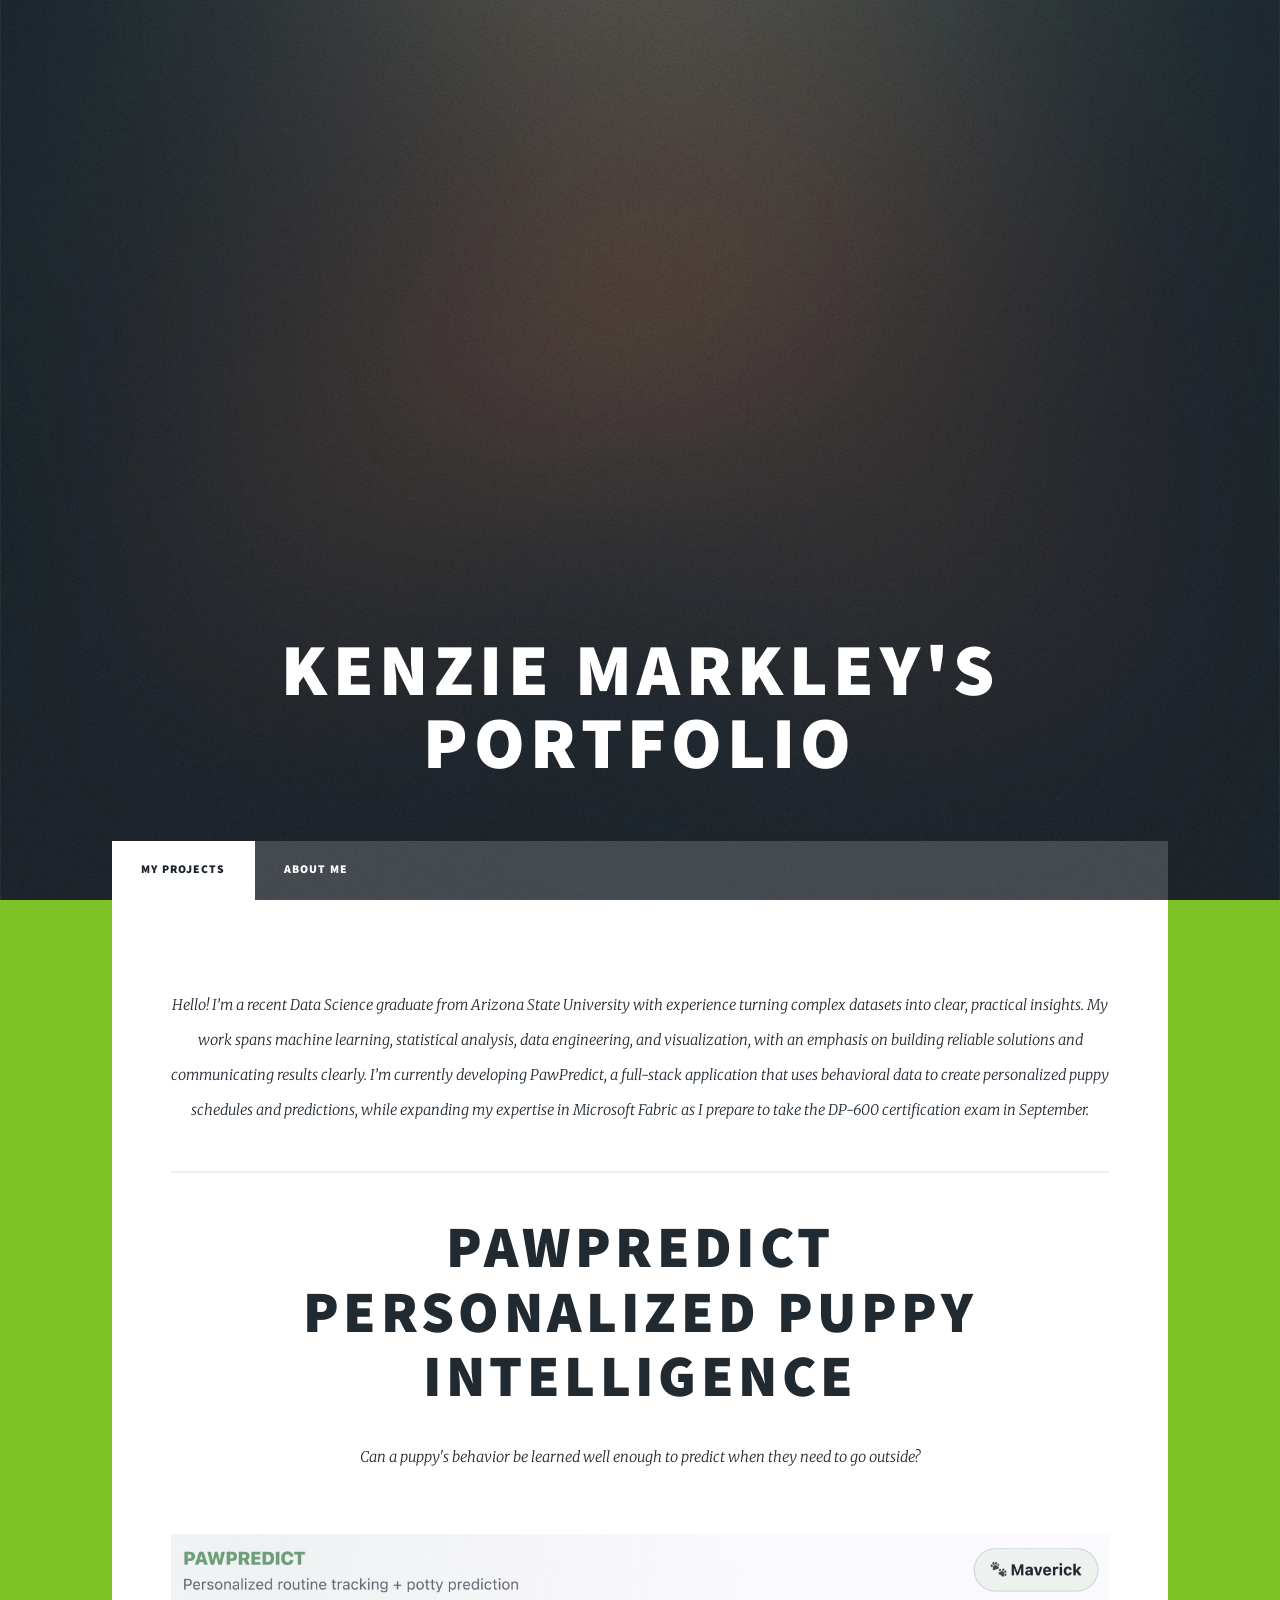
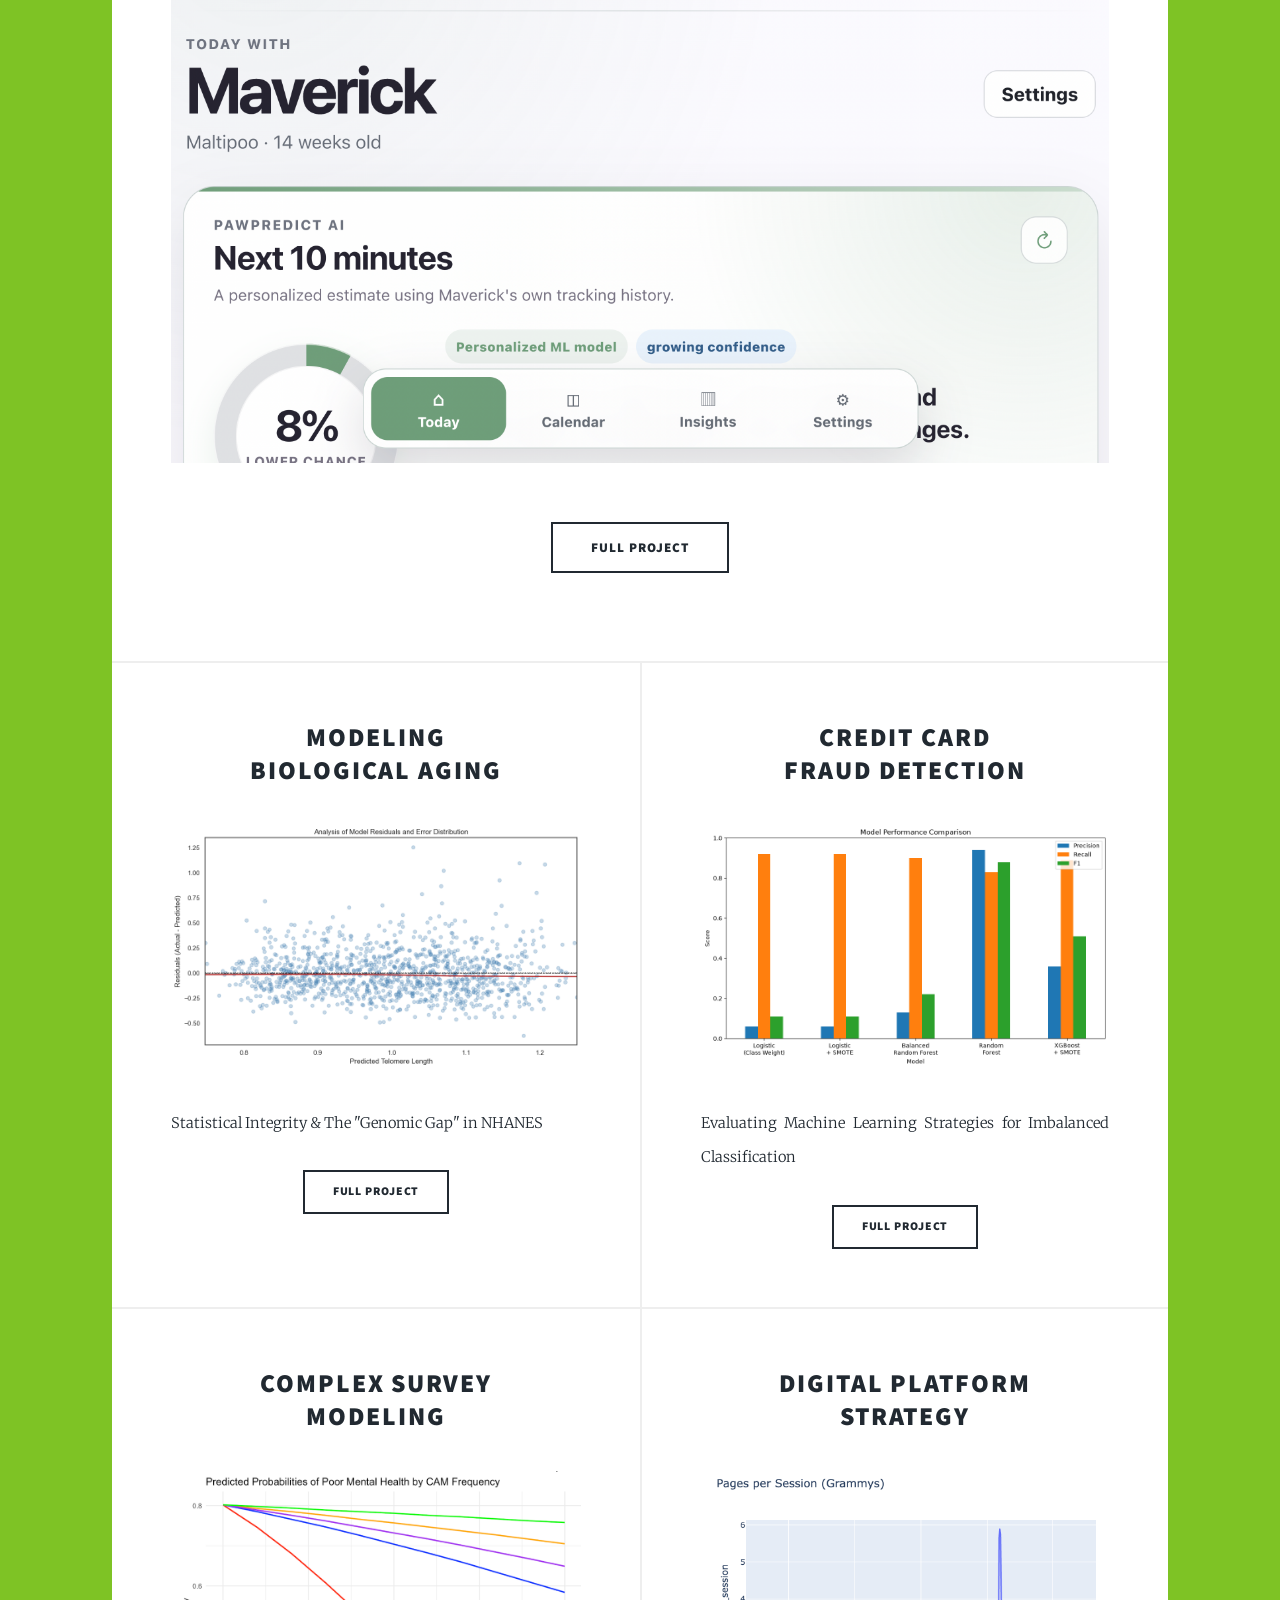
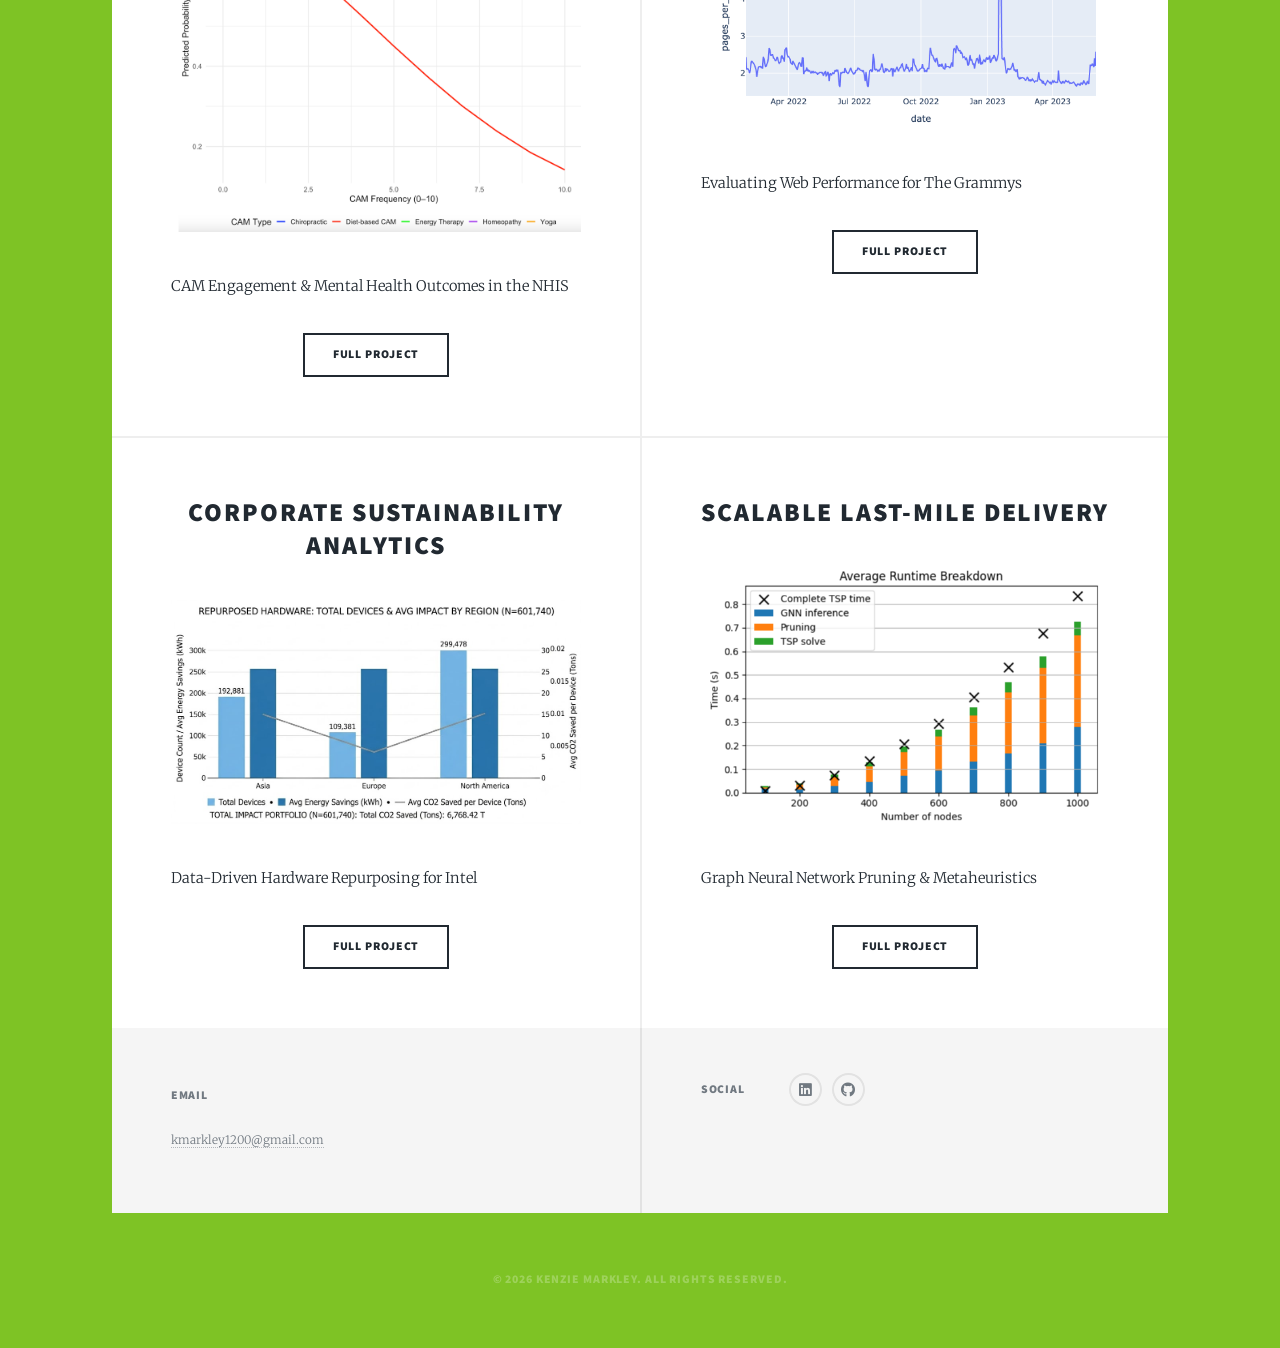
<file: index.html>
<!DOCTYPE HTML>
<!--
	Massively by HTML5 UP
	html5up.net | @ajlkn
	Free for personal and commercial use under the CCA 3.0 license (html5up.net/license)
-->
<html>
	<head>
		<title>Kenzie Markley's Portfolio</title>
		<meta charset="utf-8" />
		<meta name="viewport" content="width=device-width, initial-scale=1, user-scalable=no" />
		<link rel="stylesheet" href="assets/css/main.css" />
		<noscript><link rel="stylesheet" href="assets/css/noscript.css" /></noscript>
	</head>
	<body class="is-preload">

		<!-- Wrapper -->
			<div id="wrapper" class="fade-in">

				<!-- Intro -->
					<div id="intro">
						<h1>Kenzie Markley's <br />
							Portfolio</h1>
					</div>

			

				<!-- Nav -->
					<nav id="nav">
						<ul class="links">
							<li class="active"><a href="index.html">My Projects</a></li>
							<li><a href="AboutMe.html">About Me</a></li>
						</ul>
						
					</nav>

				<!-- Main -->
					<div id="main">

						<!-- Featured Post -->
							<article class="post featured">
								<header class="major">
									<p>Hello! I’m a recent Data Science graduate from Arizona State University with experience turning complex datasets into clear, practical insights. My work spans machine learning, statistical analysis, data engineering, and visualization, with an emphasis on building reliable solutions and communicating results clearly. I’m currently developing PawPredict, a full-stack application that uses behavioral data to create personalized puppy schedules and predictions, while expanding my expertise in Microsoft Fabric as I prepare to take the DP-600 certification exam in September.</p>
									<hr />
									
									<h2><a href="#">PawPredict<br />
										Personalized Puppy Intelligence</a></h2>
									<p>Can a puppy's behavior be learned well enough to predict when they need to go outside?</p>
								</header>
								<a href="#" class="image main"><img src="images/home.png" alt="" /></a>
								<ul class="actions special">
									<li><a href="Project7.html" class="button large">Full Project</a></li>
								</ul>
							</article>

						<!-- Posts -->
							<section class="posts">
								<article>
									<header>
										<h2><a href="#">Modeling<br />
											Biological Aging</a></h2>
									</header>
									<a href="#" class="image fit"><img src="images/residualgraph.png" alt="" /></a>
									<p>Statistical Integrity & The "Genomic Gap" in NHANES</p>
									<ul class="actions special">
										<li><a href="Project1.html" class="button">Full Project</a></li>
									</ul>
								</article>
								<article>
									<header>
										<h2><a href="#">Credit Card<br />
											Fraud Detection</a></h2>
									</header>
									<a href="#" class="image fit"><img src="images/model_performance_comparison.png" alt="" /></a>
									<p>Evaluating Machine Learning Strategies for Imbalanced Classification</p>
									<ul class="actions special">
										<li><a href="Project6.html" class="button">Full Project</a></li>
									</ul>
								</article>
								<article>
									<header>
										<h2><a href="#">Complex Survey<br />
											Modeling</a></h2>
									</header>
									<a href="#" class="image fit"><img src="images/predictgraph.png" alt="" /></a>
									<p>CAM Engagement & Mental Health Outcomes in the NHIS</p>
									<ul class="actions special">
										<li><a href="Project5.html" class="button">Full Project</a></li>
									</ul>
								</article>
								<article>
									<header>
										<h2><a href="#">Digital Platform<br />
											 Strategy</a></h2>
									</header>
									<a href="#" class="image fit"><img src="images/grammy.png" alt="" /></a>
									<p>Evaluating Web Performance for The Grammys</p>
									<ul class="actions special">
										<li><a href="Project2.html" class="button">Full Project</a></li>
									</ul>
								</article>
								<article>
									<header>
										<h2><a href="#">Corporate Sustainability Analytics</a></h2>
									</header>
									<a href="#" class="image fit"><img src="images/intel.jpeg" alt="" /></a>
									<p>Data-Driven Hardware Repurposing for Intel</p>
									<ul class="actions special">
										<li><a href="Project3.html" class="button">Full Project</a></li>
									</ul>
								</article>
								<article>
									<header>
										<h2><a href="#">Scalable Last-Mile Delivery</a></h2>
									</header>
									<a href="#" class="image fit"><img src="images/drone2.png" alt="" /></a>
									<p>Graph Neural Network Pruning & Metaheuristics</p>
									<ul class="actions special">
										<li><a href="Project4.html" class="button">Full Project</a></li>
									</ul>
								</article>
								
							</section>

						<!-- Footer -->
							

					</div>

				<!-- Footer -->
					<footer id="footer">
						<section>
							<section>
								<h3>Email</h3>
								<p><a href="#">kmarkley1200@gmail.com</a></p>
							</section>
						</section>
						<section class="split contact">
							<section>
								<h3>Social</h3>
								<ul class="icons alt">
									<li><a href="https://www.linkedin.com/in/kenzie-markley-a6296a294/" class="icon brands alt fa-linkedin"><span class="label">LinkedIn</span></a></li>
									<li><a href="https://github.com/kamarkley" class="icon brands alt fa-github"><span class="label">GitHub</span></a></li>
								</ul>
							</section>
						</section>
					</footer>

				<!-- Copyright -->
					<div id="copyright">
						<ul><li>&copy; 2026 Kenzie Markley. All rights reserved.</li></ul>
					</div>

			</div>

		<!-- Scripts -->
			<script src="assets/js/jquery.min.js"></script>
			<script src="assets/js/jquery.scrollex.min.js"></script>
			<script src="assets/js/jquery.scrolly.min.js"></script>
			<script src="assets/js/browser.min.js"></script>
			<script src="assets/js/breakpoints.min.js"></script>
			<script src="assets/js/util.js"></script>
			<script src="assets/js/main.js"></script>

	</body>
</html>
</file>
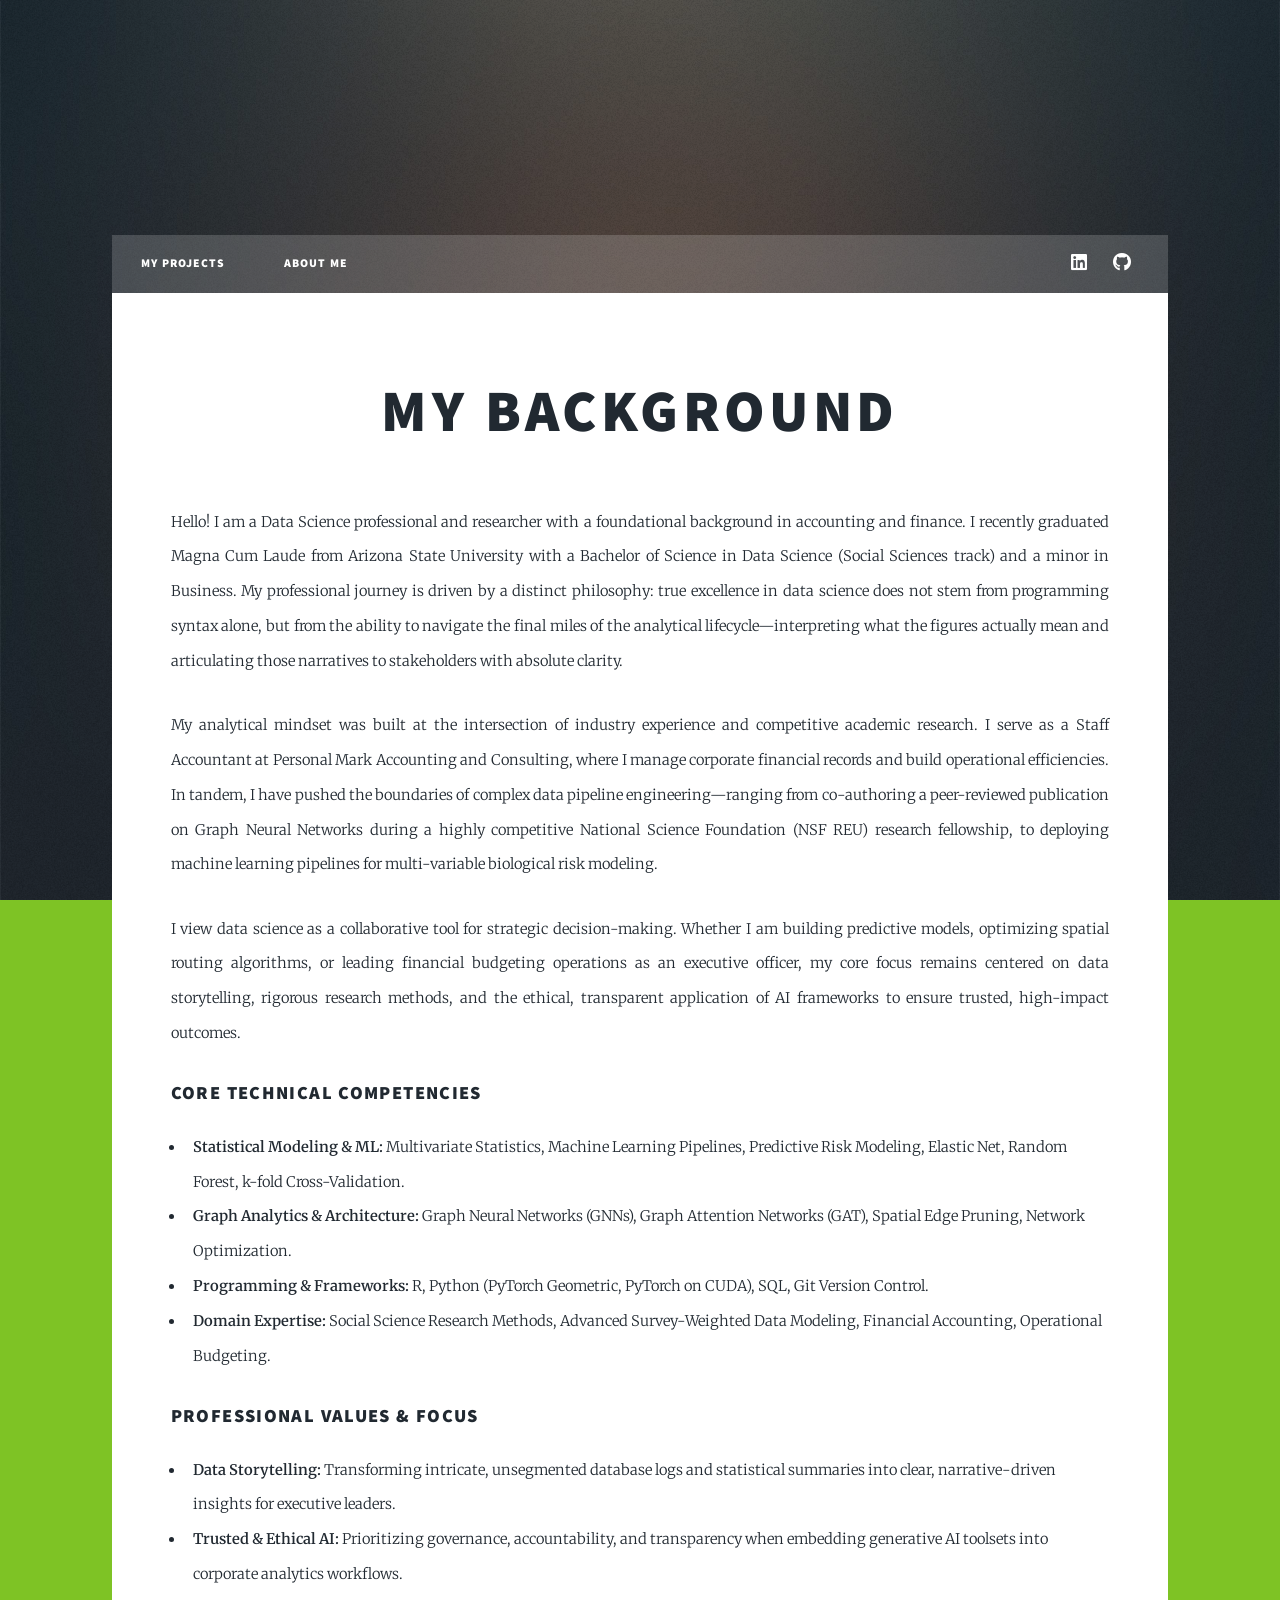
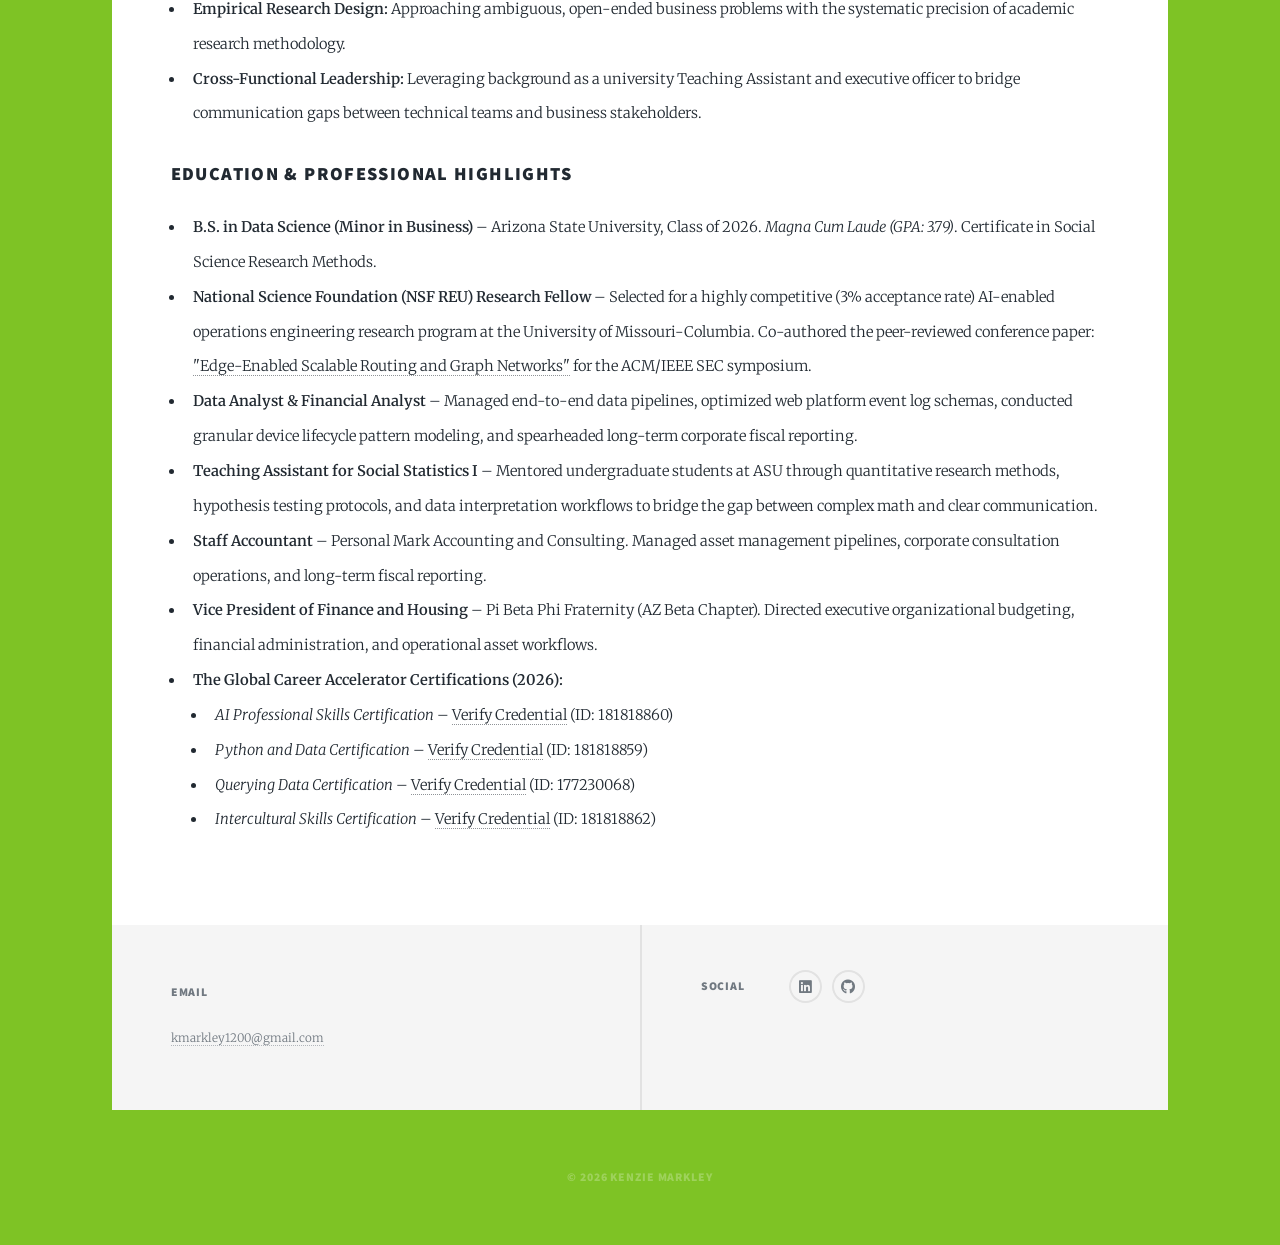
<file: AboutMe.html>
<!DOCTYPE HTML>
<!--
	Massively by HTML5 UP
	html5up.net | @ajlkn
	Free for personal and commercial use under the CCA 3.0 license (html5up.net/license)
-->
<html>
	<head>
		<title>Generic Page - Massively by HTML5 UP</title>
		<meta charset="utf-8" />
		<meta name="viewport" content="width=device-width, initial-scale=1, user-scalable=no" />
		<link rel="stylesheet" href="assets/css/main.css" />
		<noscript><link rel="stylesheet" href="assets/css/noscript.css" /></noscript>
	</head>
	<body class="is-preload">

		<!-- Wrapper -->
			<div id="wrapper">

				<!-- Header -->
					<header id="header">
					</header>

				<!-- Nav -->
					<nav id="nav">
						<ul class="links">
							<li><a href="index.html">My Projects</a></li>
							<li><a href="AboutMe.html">About Me</a></li>
						</ul>
						<ul class="icons">
							<li><a href="#" class="icon brands fa-linkedin"><span class="label">LinkedIn</span></a></li>
							<li><a href="#" class="icon brands fa-github"><span class="label">GitHub</span></a></li>
						</ul>
					</nav>

				<!-- Main -->
					<div id="main">

						<!-- Post -->
							<section class="post">
								<header class="major">
									<h1>My Background</h1>
								</header>
                            	<p>Hello! I am a Data Science professional and researcher with a foundational background in accounting and finance. I recently graduated Magna Cum Laude from Arizona State University with a Bachelor of Science in Data Science (Social Sciences track) and a minor in Business. My professional journey is driven by a distinct philosophy: true excellence in data science does not stem from programming syntax alone, but from the ability to navigate the final miles of the analytical lifecycle—interpreting what the figures actually mean and articulating those narratives to stakeholders with absolute clarity.</p>

                            	<p>My analytical mindset was built at the intersection of industry experience and competitive academic research. I serve as a Staff Accountant at Personal Mark Accounting and Consulting, where I manage corporate financial records and build operational efficiencies. In tandem, I have pushed the boundaries of complex data pipeline engineering—ranging from co-authoring a peer-reviewed publication on Graph Neural Networks during a highly competitive National Science Foundation (NSF REU) research fellowship, to deploying machine learning pipelines for multi-variable biological risk modeling.</p>

                            	<p>I view data science as a collaborative tool for strategic decision-making. Whether I am building predictive models, optimizing spatial routing algorithms, or leading financial budgeting operations as an executive officer, my core focus remains centered on data storytelling, rigorous research methods, and the ethical, transparent application of AI frameworks to ensure trusted, high-impact outcomes.</p>

                            	<div class="row">
                            	    <div class="6u 12u$(medium)">
                            	        <h3>Core Technical Competencies</h3>
                            	        <ul>
                            	            <li><strong>Statistical Modeling &amp; ML:</strong> Multivariate Statistics, Machine Learning Pipelines, Predictive Risk Modeling, Elastic Net, Random Forest, k-fold Cross-Validation.</li>
                            	            <li><strong>Graph Analytics &amp; Architecture:</strong> Graph Neural Networks (GNNs), Graph Attention Networks (GAT), Spatial Edge Pruning, Network Optimization.</li>
                            	            <li><strong>Programming &amp; Frameworks:</strong> R, Python (PyTorch Geometric, PyTorch on CUDA), SQL, Git Version Control.</li>
                            	            <li><strong>Domain Expertise:</strong> Social Science Research Methods, Advanced Survey-Weighted Data Modeling, Financial Accounting, Operational Budgeting.</li>
                            	        </ul>
                            	    </div>
                            	    <div class="6u$ 12u$(medium)">
                            	        <h3>Professional Values &amp; Focus</h3>
                            	        <ul>
                            	            <li><strong>Data Storytelling:</strong> Transforming intricate, unsegmented database logs and statistical summaries into clear, narrative-driven insights for executive leaders.</li>
                            	            <li><strong>Trusted &amp; Ethical AI:</strong> Prioritizing governance, accountability, and transparency when embedding generative AI toolsets into corporate analytics workflows.</li>
                            	            <li><strong>Empirical Research Design:</strong> Approaching ambiguous, open-ended business problems with the systematic precision of academic research methodology.</li>
                            	            <li><strong>Cross-Functional Leadership:</strong> Leveraging background as a university Teaching Assistant and executive officer to bridge communication gaps between technical teams and business stakeholders.</li>
                            	        </ul>
                            	    </div>
                            	</div>
								<h3>Education &amp; Professional Highlights</h3>
                            	<ul>
                            	    <li><strong>B.S. in Data Science (Minor in Business)</strong> – Arizona State University, Class of 2026. <em>Magna Cum Laude (GPA: 3.79)</em>. Certificate in Social Science Research Methods.</li>
                            	    <li><strong>National Science Foundation (NSF REU) Research Fellow</strong> – Selected for a highly competitive (3% acceptance rate) AI-enabled operations engineering research program at the University of Missouri-Columbia. Co-authored the peer-reviewed conference paper: <a href="https://dl.acm.org/doi/10.1145/3769102.3774243" target="_blank">"Edge-Enabled Scalable Routing and Graph Networks"</a> for the ACM/IEEE SEC symposium.</li>
                            	    <li><strong>Data Analyst &amp; Financial Analyst</strong> – Managed end-to-end data pipelines, optimized web platform event log schemas, conducted granular device lifecycle pattern modeling, and spearheaded long-term corporate fiscal reporting.</li>
                            	    <li><strong>Teaching Assistant for Social Statistics I</strong> – Mentored undergraduate students at ASU through quantitative research methods, hypothesis testing protocols, and data interpretation workflows to bridge the gap between complex math and clear communication.</li>
                            	    <li><strong>Staff Accountant</strong> – Personal Mark Accounting and Consulting. Managed asset management pipelines, corporate consultation operations, and long-term fiscal reporting.</li>
                            	    <li><strong>Vice President of Finance and Housing</strong> – Pi Beta Phi Fraternity (AZ Beta Chapter). Directed executive organizational budgeting, financial administration, and operational asset workflows.</li>
                            	    <li><strong>The Global Career Accelerator Certifications (2026):</strong>
                            	        <ul>
                            	            <li><em>AI Professional Skills Certification</em> – <a href="https://www.credential.net/7a455d38-55b0-4c73-b7c5-8586dce03fac" target="_blank">Verify Credential</a> (ID: 181818860)</li>
                            	            <li><em>Python and Data Certification</em> – <a href="https://www.credential.net/c1806d05-b5f1-4273-ab06-4941e68624f3" target="_blank">Verify Credential</a> (ID: 181818859)</li>
                            	            <li><em>Querying Data Certification</em> – <a href="https://www.credential.net/4697b007-e001-4906-b21e-78dc25de3cd1" target="_blank">Verify Credential</a> (ID: 177230068)</li>
                            	            <li><em>Intercultural Skills Certification</em> – <a href="https://www.credential.net/037d4038-9691-41fd-b491-c6e86f4cd8ed" target="_blank">Verify Credential</a> (ID: 181818862)</li>
                            	        </ul>
                            	    </li>
                            	</ul>

							</section>

					</div>

				<!-- Footer -->
					<footer id="footer">
						<section>
							<section>
								<h3>Email</h3>
								<p><a href="#">kmarkley1200@gmail.com</a></p>
							</section>
						</section>
						<section class="split contact">
							<section>
								<h3>Social</h3>
								<ul class="icons alt">
									<li><a href="#" class="icon brands alt fa-linkedin"><span class="label">LinkedIn</span></a></li>
									<li><a href="#" class="icon brands alt fa-github"><span class="label">GitHub</span></a></li>
								</ul>
							</section>
						</section>
					</footer>

				<!-- Copyright -->
					<div id="copyright">
						<ul><li>&copy; 2026 Kenzie Markley</li></ul>
					</div>

			</div>

		<!-- Scripts -->
			<script src="assets/js/jquery.min.js"></script>
			<script src="assets/js/jquery.scrollex.min.js"></script>
			<script src="assets/js/jquery.scrolly.min.js"></script>
			<script src="assets/js/browser.min.js"></script>
			<script src="assets/js/breakpoints.min.js"></script>
			<script src="assets/js/util.js"></script>
			<script src="assets/js/main.js"></script>

	</body>
</html>
</file>
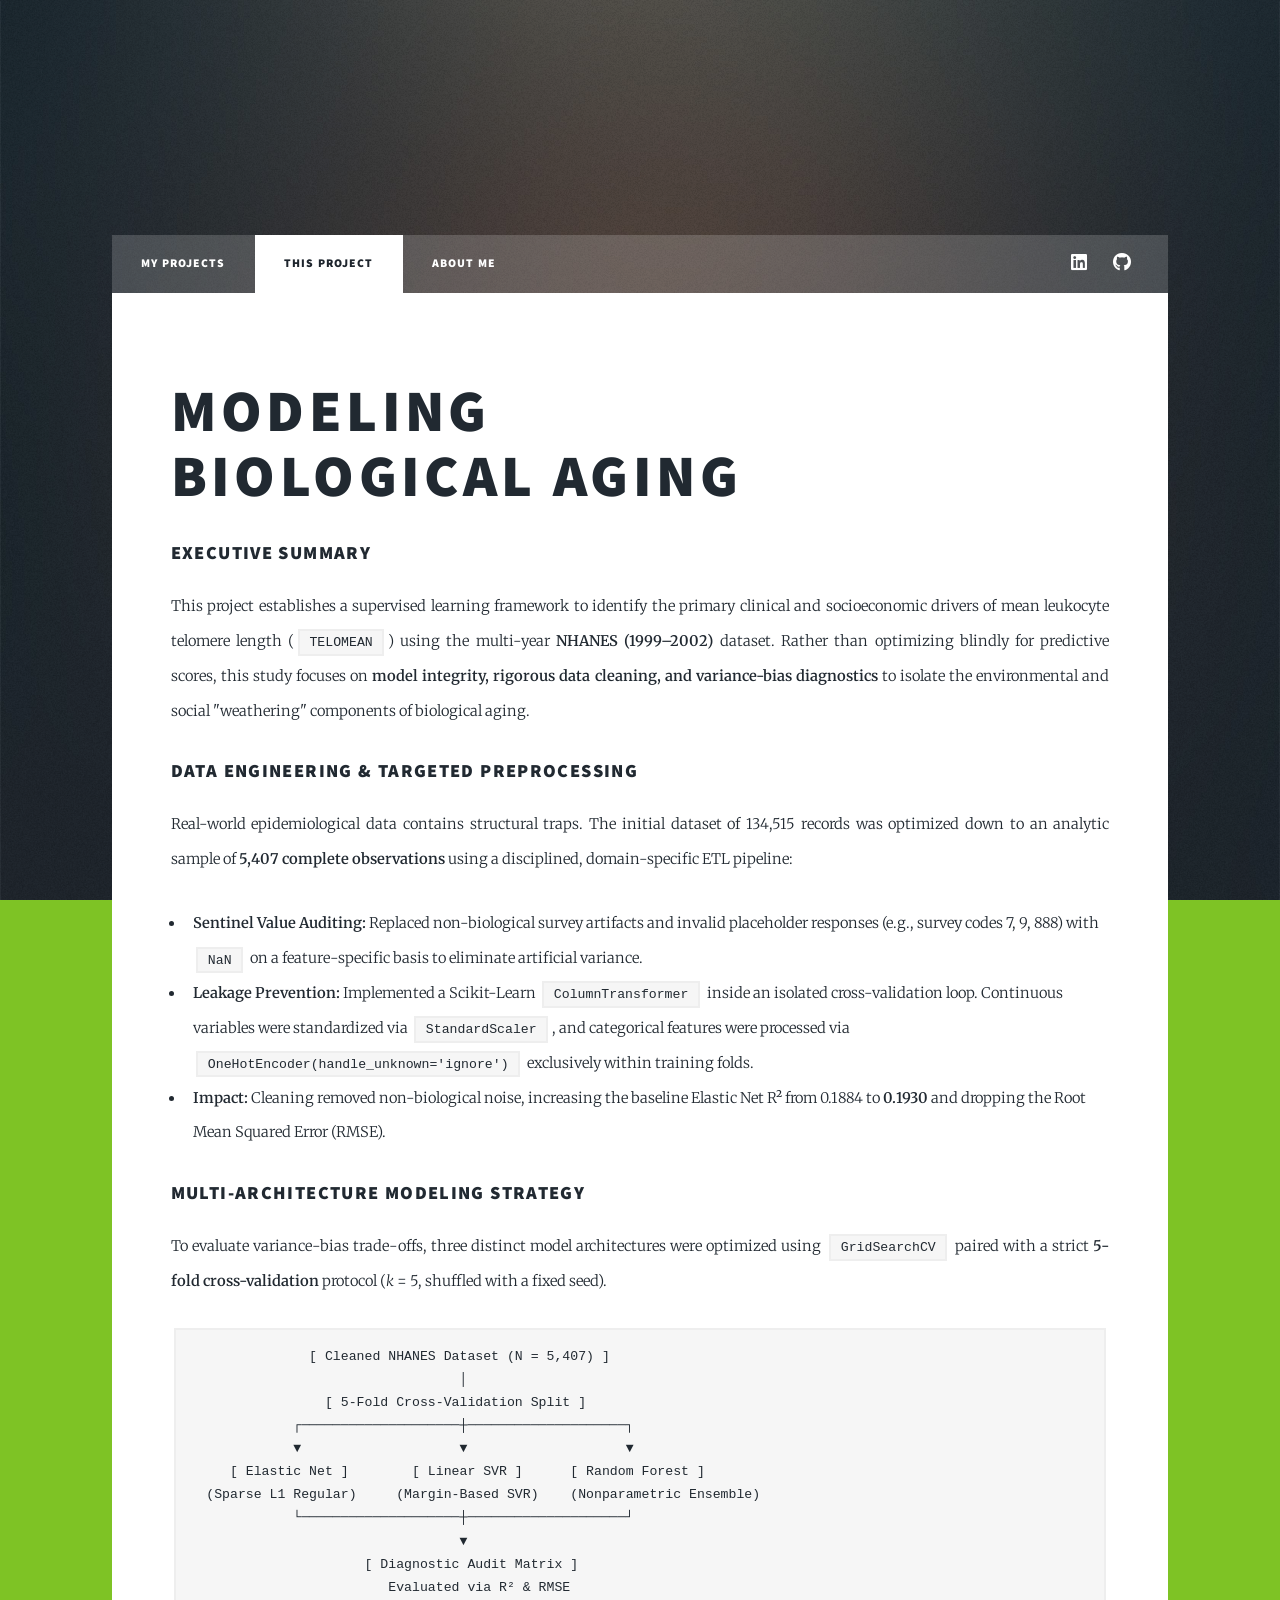
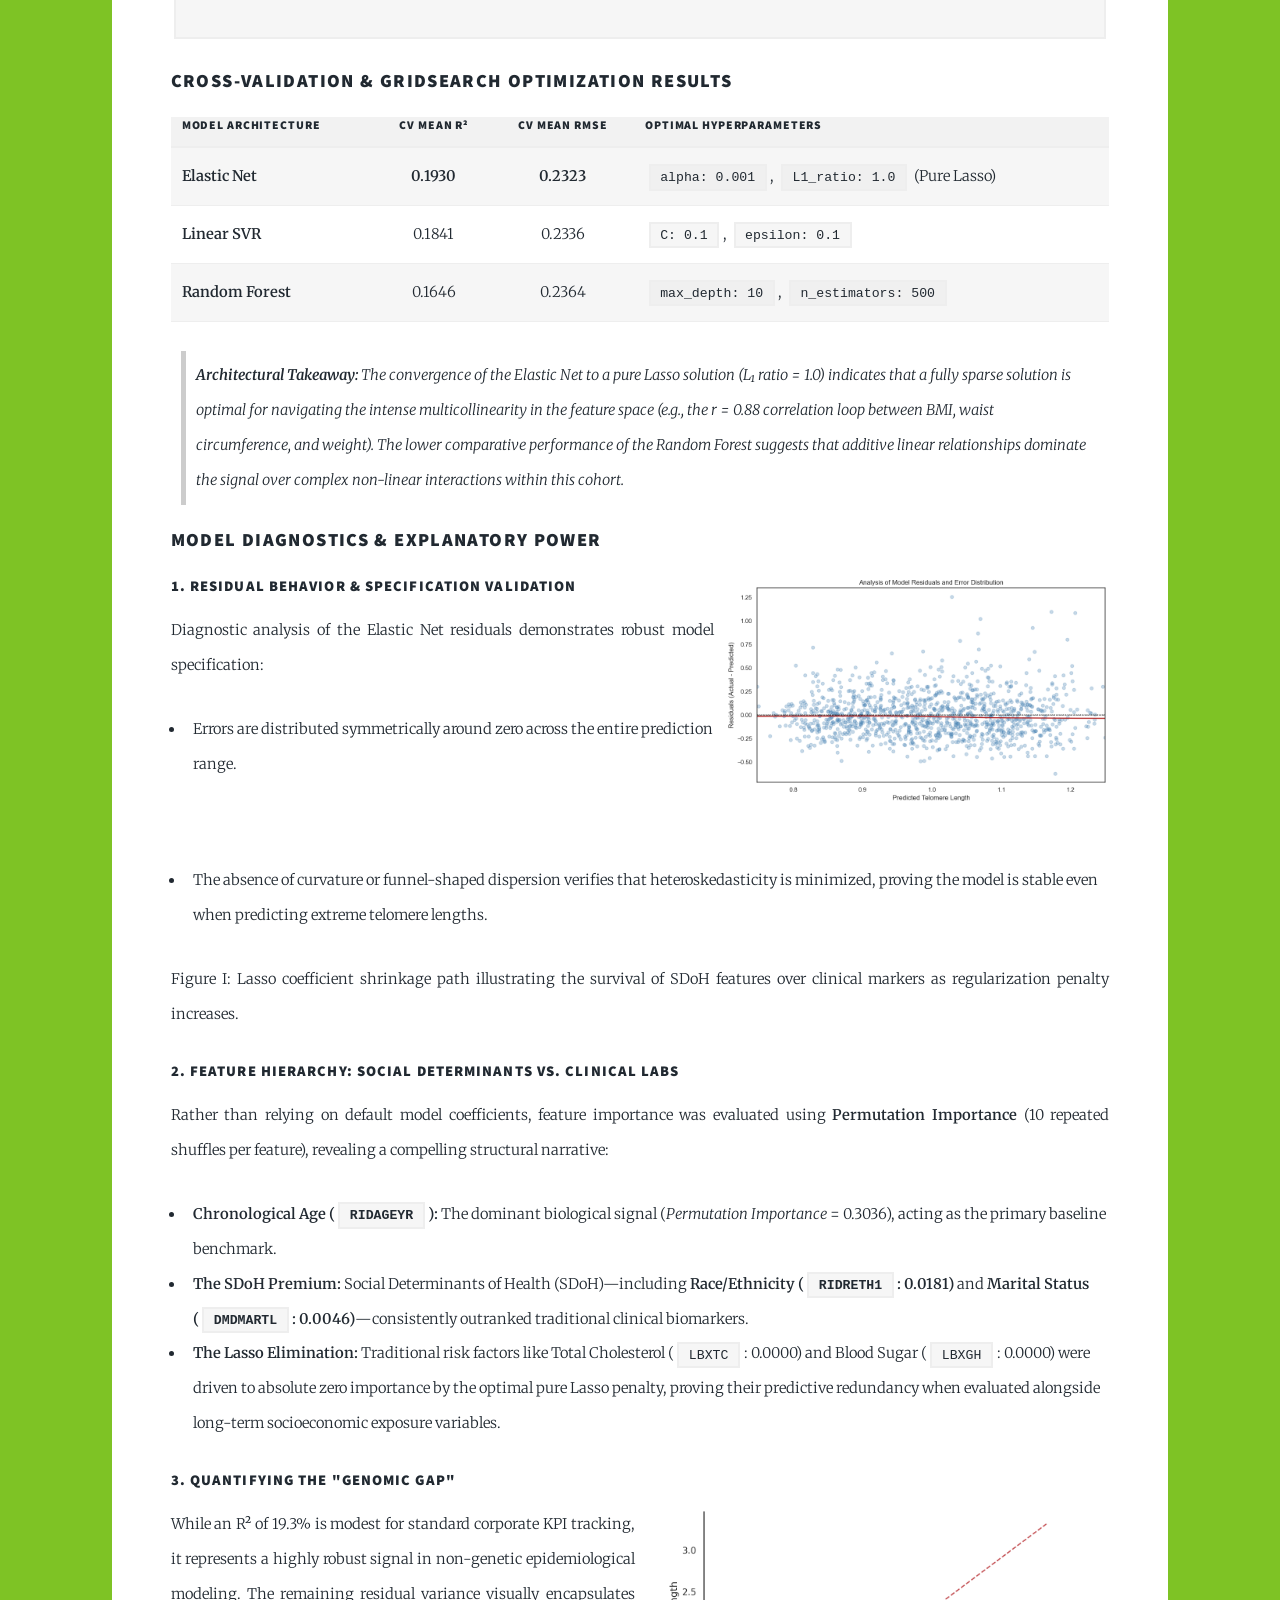
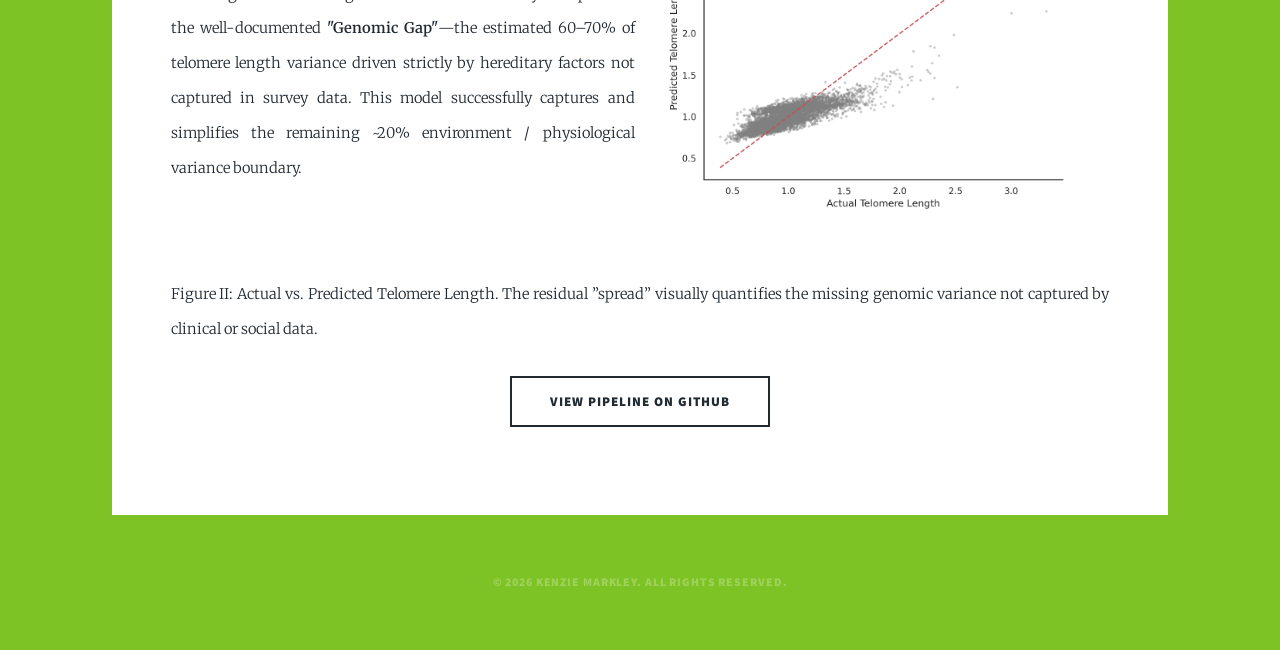
<file: Project1.html>
<!DOCTYPE HTML>
<!--
	Massively by HTML5 UP
	html5up.net | @ajlkn
	Free for personal and commercial use under the CCA 3.0 license (html5up.net/license)
-->
<html>
	<head>
		<title>Generic Page - Massively by HTML5 UP</title>
		<meta charset="utf-8" />
		<meta name="viewport" content="width=device-width, initial-scale=1, user-scalable=no" />
		<link rel="stylesheet" href="assets/css/main.css" />
		<noscript><link rel="stylesheet" href="assets/css/noscript.css" /></noscript>
	</head>
	<body class="is-preload">

		<!-- Wrapper -->
			<div id="wrapper">

				<!-- Header -->
					<header id="header">
						
					</header>

				<!-- Nav -->
					<nav id="nav">
						<ul class="links">
							<li><a href="index.html">My Projects</a></li>
							<li class="active"><a href="Project1.html">This Project</a></li>
							<li><a href="AboutMe.html">About Me</a></li>
						</ul>
						<ul class="icons">
							<li><a href="https://www.linkedin.com/in/kenzie-markley-a6296a294/" class="icon brands fa-linkedin"><span class="label">LinkedIn</span></a></li>
							<li><a href="https://github.com/kamarkley/ModelingBiologicalAging" class="icon brands fa-github"><span class="label">GitHub</span></a></li>
						</ul>
					</nav>

				<!-- Main -->
					<div id="main">

						<!-- Post -->
							<section class="post">
								<h1>Modeling <br />
									Biological Aging</h1>
								<h3>Executive Summary</h3>
								<p>This project establishes a supervised learning framework to identify the primary clinical and socioeconomic drivers of mean leukocyte telomere length (<code>TELOMEAN</code>) using the multi-year <strong>NHANES (1999–2002)</strong> dataset. Rather than optimizing blindly for predictive scores, this study focuses on <strong>model integrity, rigorous data cleaning, and variance-bias diagnostics</strong> to isolate the environmental and social "weathering" components of biological aging.</p>

								<h3>Data Engineering &amp; Targeted Preprocessing</h3>
								<p>Real-world epidemiological data contains structural traps. The initial dataset of 134,515 records was optimized down to an analytic sample of <strong>5,407 complete observations</strong> using a disciplined, domain-specific ETL pipeline:</p>

								<ul>
							    	<li><strong>Sentinel Value Auditing:</strong> Replaced non-biological survey artifacts and invalid placeholder responses (e.g., survey codes 7, 9, 888) with <code>NaN</code> on a feature-specific basis to eliminate artificial variance.</li>
							    	<li><strong>Leakage Prevention:</strong> Implemented a Scikit-Learn <code>ColumnTransformer</code> inside an isolated cross-validation loop. Continuous variables were standardized via <code>StandardScaler</code>, and categorical features were processed via <code>OneHotEncoder(handle_unknown='ignore')</code> exclusively within training folds.</li>
							    	<li><strong>Impact:</strong> Cleaning removed non-biological noise, increasing the baseline Elastic Net R² from 0.1884 to <strong>0.1930</strong> and dropping the Root Mean Squared Error (RMSE).</li>
								</ul>

								<h3>Multi-Architecture Modeling Strategy</h3>
								<p>To evaluate variance-bias trade-offs, three distinct model architectures were optimized using <code>GridSearchCV</code> paired with a strict <strong>5-fold cross-validation</strong> protocol (<em>k</em> = 5, shuffled with a fixed seed).</p>

								<pre><code>              [ Cleaned NHANES Dataset (N = 5,407) ]
                                 │
                [ 5-Fold Cross-Validation Split ]
            ┌────────────────────┼────────────────────┐
            ▼                    ▼                    ▼
    [ Elastic Net ]        [ Linear SVR ]      [ Random Forest ]
 (Sparse L1 Regular)     (Margin-Based SVR)    (Nonparametric Ensemble)
            └────────────────────┼────────────────────┘
                    	         ▼
                     [ Diagnostic Audit Matrix ]
                    	Evaluated via R² &amp; RMSE
								</code></pre>

								<h3>Cross-Validation &amp; GridSearch Optimization Results</h3>

								<table border="1" cellpadding="5" cellspacing="0" style="border-collapse:collapse; width:100%;">
							    	<thead>
							        	<tr style="background-color: #f2f2f2;">
							            	<th style="text-align: left;">Model Architecture</th>
							            	<th style="text-align: center;">CV Mean R²</th>
							            	<th style="text-align: center;">CV Mean RMSE</th>
							            	<th style="text-align: left;">Optimal Hyperparameters</th>
							        	</tr>
							    	</thead>
							    	<tbody>
							        	<tr>
							           	 <td><strong>Elastic Net</strong></td>
							            	<td style="text-align: center;"><strong>0.1930</strong></td>
							            	<td style="text-align: center;"><strong>0.2323</strong></td>
							            	<td><code>alpha: 0.001</code>, <code>L1_ratio: 1.0</code> (Pure Lasso)</td>
							        	</tr>
							        	<tr>
							            	<td><strong>Linear SVR</strong></td>
							            	<td style="text-align: center;">0.1841</td>
 							           		<td style="text-align: center;">0.2336</td>
							            	<td><code>C: 0.1</code>, <code>epsilon: 0.1</code></td>
							        	</tr>
 							       		<tr>
							            	<td><strong>Random Forest</strong></td>
							            	<td style="text-align: center;">0.1646</td>
							            	<td style="text-align: center;">0.2364</td>
 							           		<td><code>max_depth: 10</code>, <code>n_estimators: 500</code></td>
							        	</tr>
							    	</tbody>
								</table>

								<blockquote style="margin: 1.5em 10px; padding: 0.5em 10px; border-left: 5px solid #ccc;">
 							   		<strong>Architectural Takeaway:</strong> The convergence of the Elastic Net to a pure Lasso solution (L₁ ratio = 1.0) indicates that a fully sparse solution is optimal for navigating the intense multicollinearity in the feature space (e.g., the <em>r</em> = 0.88 correlation loop between BMI, waist circumference, and weight). The lower comparative performance of the Random Forest suggests that additive linear relationships dominate the signal over complex non-linear interactions within this cohort.
								</blockquote>
								<h3>Model Diagnostics &amp; Explanatory Power</h3>

		

								<div class="row gtr-50">
                                	<div class="col-7">
                                    	<h4>1. Residual Behavior &amp; Specification Validation</h4>
										<p>Diagnostic analysis of the Elastic Net residuals demonstrates robust model specification:</p>
										<ul>
 							   				<li>Errors are distributed symmetrically around zero across the entire prediction range.</li>
							    		</ul>
                                	</div>
                                	<div class="col-5">
										<span class="image main"><img src="images/residualgraph.png" alt="Elastic Net Residual Plot" /></span>
                                    
                                	</div>
                            	</div>
								<ul>
									<li>The absence of curvature or funnel-shaped dispersion verifies that heteroskedasticity is minimized, proving the model is stable even when predicting extreme telomere lengths.</li>
								</ul>
								<p>Figure I: Lasso coefficient shrinkage path illustrating the survival of SDoH features over clinical markers as regularization penalty increases.</p>

								<h4>2. Feature Hierarchy: Social Determinants vs. Clinical Labs</h4>
								<p>Rather than relying on default model coefficients, feature importance was evaluated using <strong>Permutation Importance</strong> (10 repeated shuffles per feature), revealing a compelling structural narrative:</p>

								<ul>
							    	<li><strong>Chronological Age (<code>RIDAGEYR</code>):</strong> The dominant biological signal (<em>Permutation Importance</em> = 0.3036), acting as the primary baseline benchmark.</li>
    								<li><strong>The SDoH Premium:</strong> Social Determinants of Health (SDoH)—including <strong>Race/Ethnicity (<code>RIDRETH1</code>: 0.0181)</strong> and <strong>Marital Status (<code>DMDMARTL</code>: 0.0046)</strong>—consistently outranked traditional clinical biomarkers.</li>
    								<li><strong>The Lasso Elimination:</strong> Traditional risk factors like Total Cholesterol (<code>LBXTC</code>: 0.0000) and Blood Sugar (<code>LBXGH</code>: 0.0000) were driven to absolute zero importance by the optimal pure Lasso penalty, proving their predictive redundancy when evaluated alongside long-term socioeconomic exposure variables.</li>
								</ul>
								<div class="row gtr-50">
                                	<div class="col-6">
                                    	<h4>3. Quantifying the "Genomic Gap"</h4>
										<p>While an R² of 19.3% is modest for standard corporate KPI tracking, it represents a highly robust signal in non-genetic epidemiological modeling. The remaining residual variance visually encapsulates the well-documented <strong>"Genomic Gap"</strong>—the estimated 60–70% of telomere length variance driven strictly by hereditary factors not captured in survey data. This model successfully captures and simplifies the remaining ~20% environment / physiological variance boundary.</p>
									
                                	</div>
                                	<div class="col-6">
										<span class="image main"><img src="images/decaygraph copy.png" alt="Decay Graph" /></span>
                                    
                                	</div>
                            	</div>
								<p>Figure II: Actual vs. Predicted Telomere Length. The residual ”spread” visually quantifies the missing genomic variance not captured by clinical or social data.</p>

								<ul class="actions special">
    								<li><a href="https://github.com/kamarkley/modeling_biological_aging" class="button large" target="_blank" rel="noopener noreferrer">View Pipeline on GitHub</a></li>
								</ul>
							</section>

					</div>

				<!-- Footer -->
					

				<!-- Copyright -->
					<div id="copyright">
						<ul><li>&copy; 2026 Kenzie Markley. All rights reserved.</li></ul>
					</div>

			</div>

		<!-- Scripts -->
			<script src="assets/js/jquery.min.js"></script>
			<script src="assets/js/jquery.scrollex.min.js"></script>
			<script src="assets/js/jquery.scrolly.min.js"></script>
			<script src="assets/js/browser.min.js"></script>
			<script src="assets/js/breakpoints.min.js"></script>
			<script src="assets/js/util.js"></script>
			<script src="assets/js/main.js"></script>

	</body>
</html>
</file>
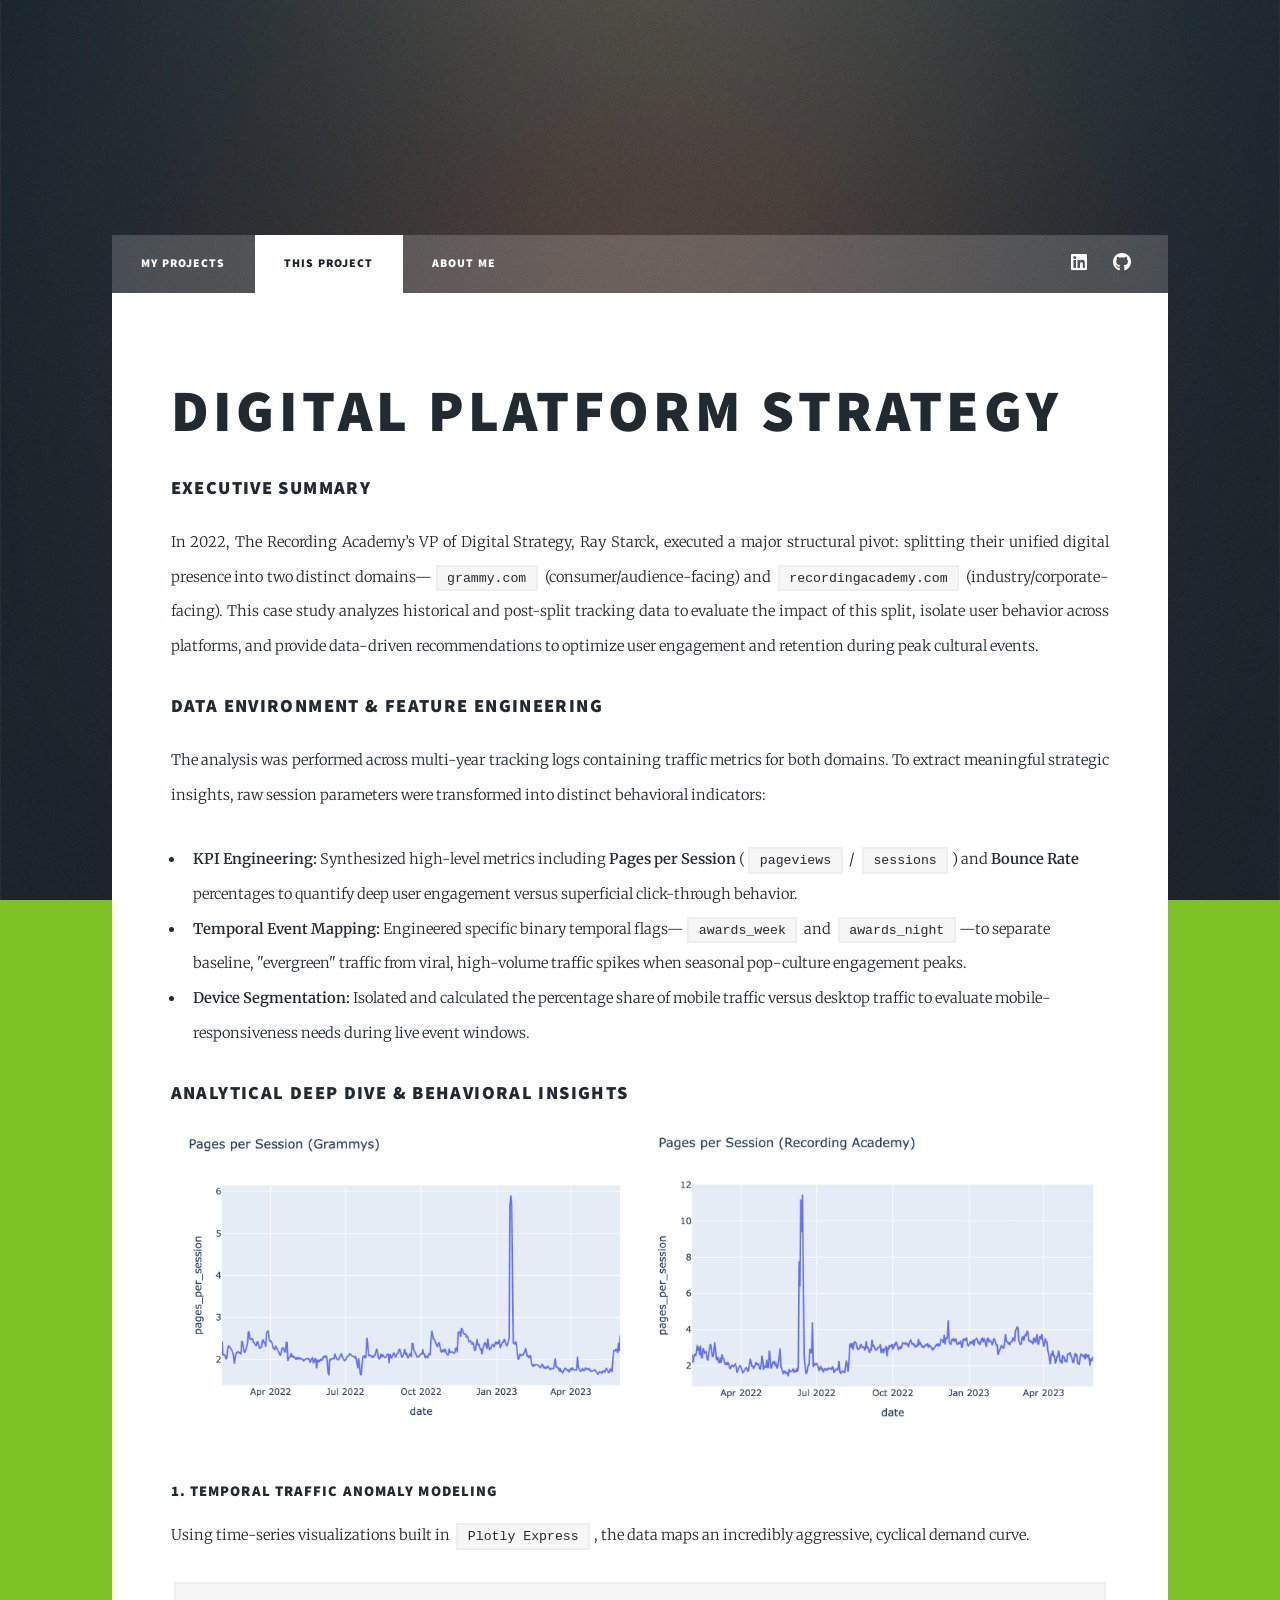
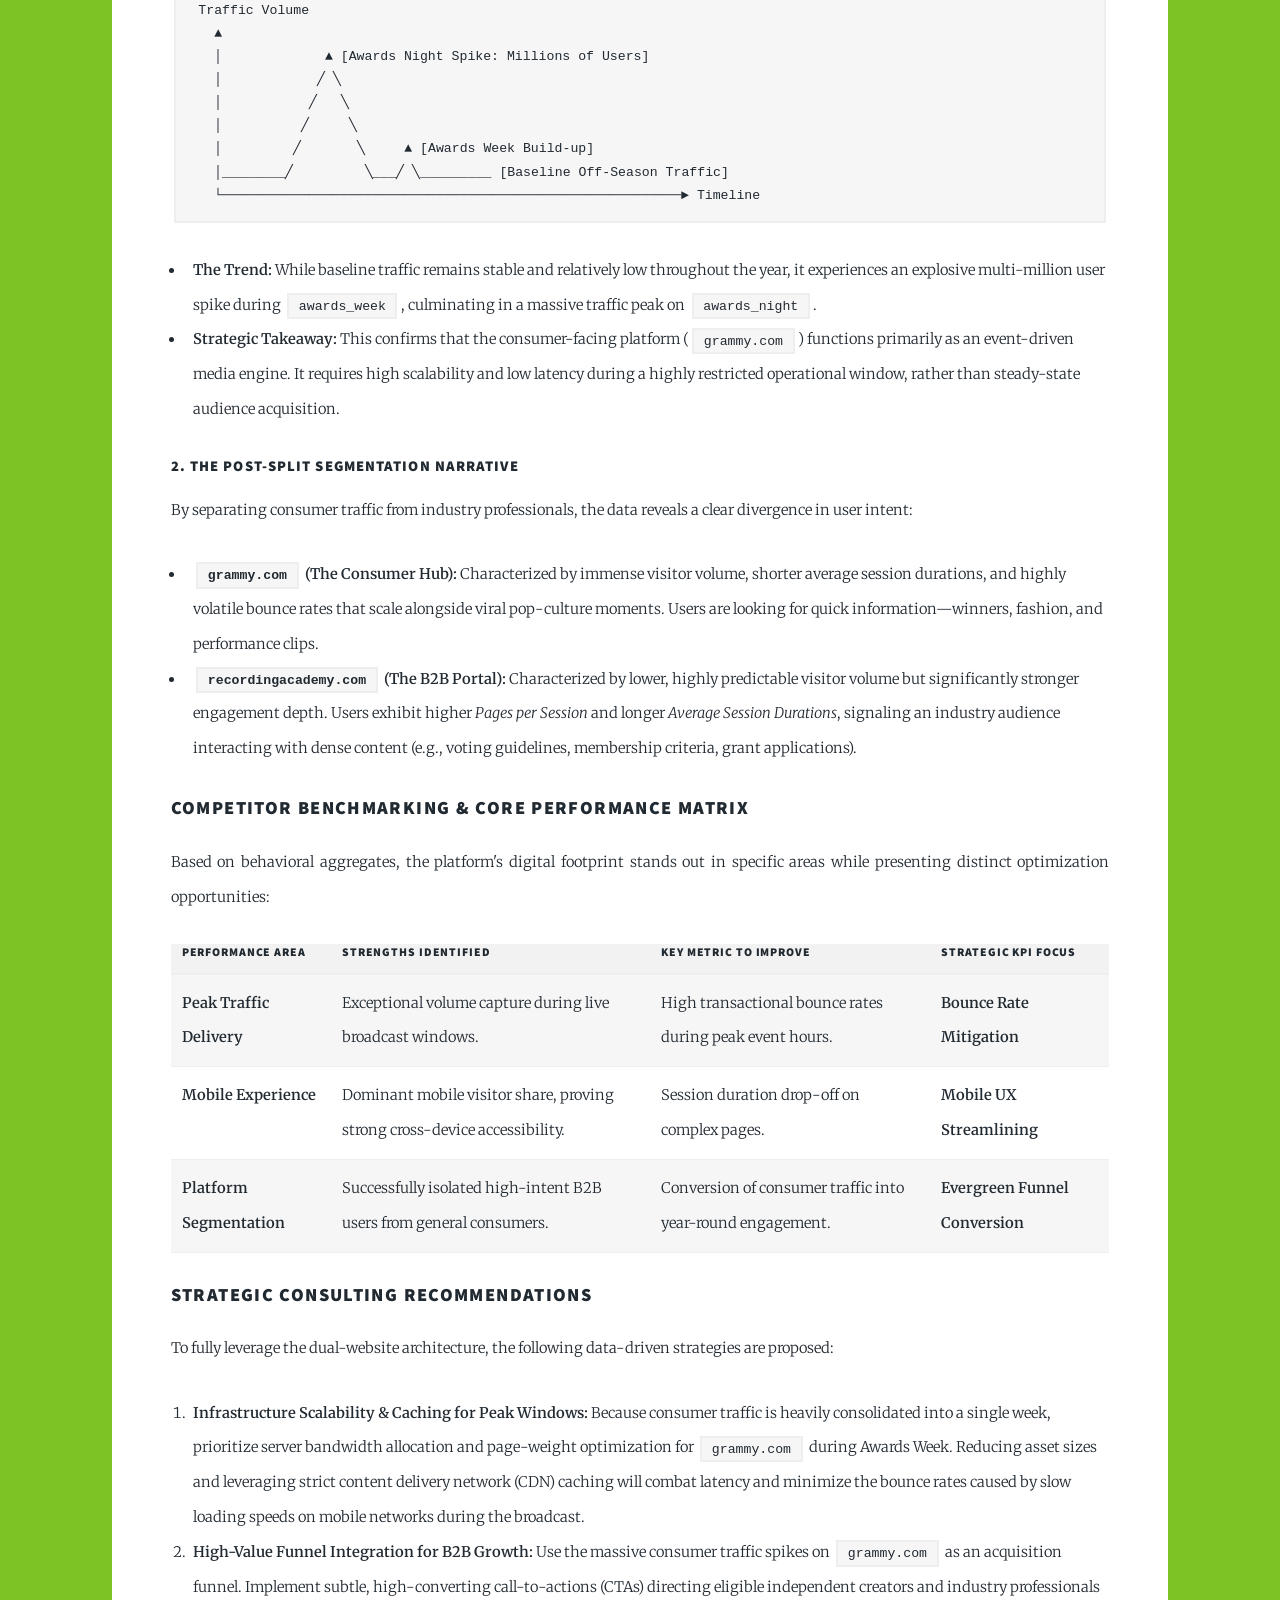
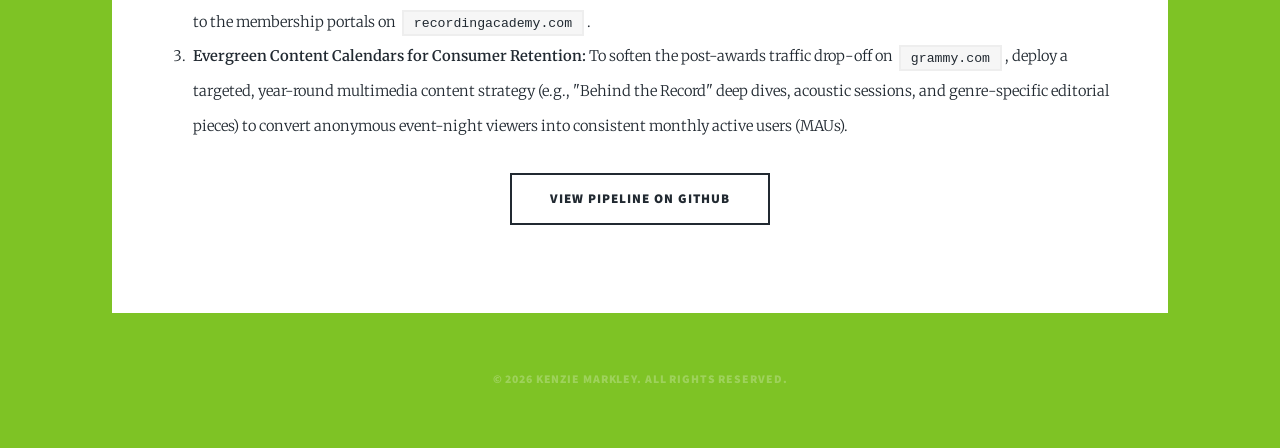
<file: Project2.html>
<!DOCTYPE HTML>
<!--
	Massively by HTML5 UP
	html5up.net | @ajlkn
	Free for personal and commercial use under the CCA 3.0 license (html5up.net/license)
-->
<html>
	<head>
		<title>Generic Page - Massively by HTML5 UP</title>
		<meta charset="utf-8" />
		<meta name="viewport" content="width=device-width, initial-scale=1, user-scalable=no" />
		<link rel="stylesheet" href="assets/css/main.css" />
		<noscript><link rel="stylesheet" href="assets/css/noscript.css" /></noscript>
	</head>
	<body class="is-preload">

		<!-- Wrapper -->
			<div id="wrapper">

				<!-- Header -->
					<header id="header">
						
					</header>

				<!-- Nav -->
					<nav id="nav">
						<ul class="links">
							<li><a href="index.html">My Projects</a></li>
							<li class="active"><a href="Project2.html">This Project</a></li>
							<li><a href="AboutMe.html">About Me</a></li>
						</ul>
						<ul class="icons">
							<li><a href="https://www.linkedin.com/in/kenzie-markley-a6296a294/" class="icon brands fa-linkedin"><span class="label">LinkedIn</span></a></li>
							<li><a href="https://github.com/kamarkley/analyzing_website_performance_grammys" class="icon brands fa-github"><span class="label">GitHub</span></a></li>
						</ul>
					</nav>

				<!-- Main -->
					<div id="main">

						<!-- Post -->
							<section class="post">
								<h1>Digital Platform Strategy</h1>
							
                            	<h3>Executive Summary</h3>
                            	<p>In 2022, The Recording Academy’s VP of Digital Strategy, Ray Starck, executed a major structural pivot: splitting their unified digital presence into two distinct domains—<code>grammy.com</code> (consumer/audience-facing) and <code>recordingacademy.com</code> (industry/corporate-facing). This case study analyzes historical and post-split tracking data to evaluate the impact of this split, isolate user behavior across platforms, and provide data-driven recommendations to optimize user engagement and retention during peak cultural events.</p>

                            	<h3>Data Environment &amp; Feature Engineering</h3>
                            	<p>The analysis was performed across multi-year tracking logs containing traffic metrics for both domains. To extract meaningful strategic insights, raw session parameters were transformed into distinct behavioral indicators:</p>

                            	<ul>
                                	<li><strong>KPI Engineering:</strong> Synthesized high-level metrics including <strong>Pages per Session</strong> (<code>pageviews</code> / <code>sessions</code>) and <strong>Bounce Rate</strong> percentages to quantify deep user engagement versus superficial click-through behavior.</li>
                                	<li><strong>Temporal Event Mapping:</strong> Engineered specific binary temporal flags—<code>awards_week</code> and <code>awards_night</code>—to separate baseline, "evergreen" traffic from viral, high-volume traffic spikes when seasonal pop-culture engagement peaks.</li>
                                	<li><strong>Device Segmentation:</strong> Isolated and calculated the percentage share of mobile traffic versus desktop traffic to evaluate mobile-responsiveness needs during live event windows.</li>
                           		</ul>

                            	<h3>Analytical Deep Dive &amp; Behavioral Insights</h3>
                            	<div class="row gtr-50">
                                	<div class="col-6">
                                    	<span class="image main"><img src="images/grammy.png" alt="Grammy graphic" /></span>
                                	</div>
                                	<div class="col-6">
                                    	<span class="image main"><img src="images/recording.png" alt="Recording Academy graphic" /></span>
                                	</div>
                            	</div>
                            	<h4>1. Temporal Traffic Anomaly Modeling</h4>
                            	<p>Using time-series visualizations built in <code>Plotly Express</code>, the data maps an incredibly aggressive, cyclical demand curve.</p>

                            	<pre><code>Traffic Volume
  ▲
  │             ▲ [Awards Night Spike: Millions of Users]
  │            ╱ ╲
  │           ╱   ╲
  │          ╱     ╲
  │         ╱       ╲     ▲ [Awards Week Build-up]
  │________╱         ╲___╱ ╲_________ [Baseline Off-Season Traffic]
  └──────────────────────────────────────────────────────────► Timeline</code></pre>

                            	<ul>
                                	<li><strong>The Trend:</strong> While baseline traffic remains stable and relatively low throughout the year, it experiences an explosive multi-million user spike during <code>awards_week</code>, culminating in a massive traffic peak on <code>awards_night</code>.</li>
                                	<li><strong>Strategic Takeaway:</strong> This confirms that the consumer-facing platform (<code>grammy.com</code>) functions primarily as an event-driven media engine. It requires high scalability and low latency during a highly restricted operational window, rather than steady-state audience acquisition.</li>
                            	</ul>

                            	<h4>2. The Post-Split Segmentation Narrative</h4>
                            	<p>By separating consumer traffic from industry professionals, the data reveals a clear divergence in user intent:</p>
                            	<ul>
                                	<li><strong><code>grammy.com</code> (The Consumer Hub):</strong> Characterized by immense visitor volume, shorter average session durations, and highly volatile bounce rates that scale alongside viral pop-culture moments. Users are looking for quick information—winners, fashion, and performance clips.</li>
                                	<li><strong><code>recordingacademy.com</code> (The B2B Portal):</strong> Characterized by lower, highly predictable visitor volume but significantly stronger engagement depth. Users exhibit higher <em>Pages per Session</em> and longer <em>Average Session Durations</em>, signaling an industry audience interacting with dense content (e.g., voting guidelines, membership criteria, grant applications).</li>
                            	</ul>

                            	<h3>Competitor Benchmarking &amp; Core Performance Matrix</h3>
                            	<p>Based on behavioral aggregates, the platform's digital footprint stands out in specific areas while presenting distinct optimization opportunities:</p>

                            	<table border="1" cellpadding="5" cellspacing="0" style="border-collapse:collapse; width:100%;">
                                	<thead>
                                    	<tr style="background-color: #f2f2f2;">
                                        	<th style="text-align: left;">Performance Area</th>
                                        	<th style="text-align: left;">Strengths Identified</th>
                                        	<th style="text-align: left;">Key Metric to Improve</th>
                                        	<th style="text-align: left;">Strategic KPI Focus</th>
                                    	</tr>
                                	</thead>
                                	<tbody>
                                    	<tr>
                                        	<td><strong>Peak Traffic Delivery</strong></td>
                                        	<td>Exceptional volume capture during live broadcast windows.</td>
                                        	<td>High transactional bounce rates during peak event hours.</td>
                                        	<td><strong>Bounce Rate Mitigation</strong></td>
                                    	</tr>
                                    	<tr>
                                        	<td><strong>Mobile Experience</strong></td>
                                        	<td>Dominant mobile visitor share, proving strong cross-device accessibility.</td>
                                        	<td>Session duration drop-off on complex pages.</td>
                                        	<td><strong>Mobile UX Streamlining</strong></td>
                                    	</tr>
                                    	<tr>
                                        	<td><strong>Platform Segmentation</strong></td>
                                        	<td>Successfully isolated high-intent B2B users from general consumers.</td>
                                        	<td>Conversion of consumer traffic into year-round engagement.</td>
                                        	<td><strong>Evergreen Funnel Conversion</strong></td>
                                    	</tr>
                                	</tbody>
                            	</table>

                            	<h3>Strategic Consulting Recommendations</h3>
                            	<p>To fully leverage the dual-website architecture, the following data-driven strategies are proposed:</p>

                            	<ol>
                                	<li><strong>Infrastructure Scalability &amp; Caching for Peak Windows:</strong> Because consumer traffic is heavily consolidated into a single week, prioritize server bandwidth allocation and page-weight optimization for <code>grammy.com</code> during Awards Week. Reducing asset sizes and leveraging strict content delivery network (CDN) caching will combat latency and minimize the bounce rates caused by slow loading speeds on mobile networks during the broadcast.</li>
                                	<li><strong>High-Value Funnel Integration for B2B Growth:</strong> Use the massive consumer traffic spikes on <code>grammy.com</code> as an acquisition funnel. Implement subtle, high-converting call-to-actions (CTAs) directing eligible independent creators and industry professionals to the membership portals on <code>recordingacademy.com</code>.</li>
                                	<li><strong>Evergreen Content Calendars for Consumer Retention:</strong> To soften the post-awards traffic drop-off on <code>grammy.com</code>, deploy a targeted, year-round multimedia content strategy (e.g., "Behind the Record" deep dives, acoustic sessions, and genre-specific editorial pieces) to convert anonymous event-night viewers into consistent monthly active users (MAUs).</li>
                           		</ol>
								<ul class="actions special">
    								<li><a href="https://github.com/kamarkley/analyzing_website_performance_grammys" class="button large" target="_blank" rel="noopener noreferrer">View Pipeline on GitHub</a></li>
								</ul>

							</section>

					</div>

				<!-- Footer -->
					

				<!-- Copyright -->
					<div id="copyright">
						<ul><li>&copy; 2026 Kenzie Markley. All rights reserved.</li></ul>
					</div>

			</div>

		<!-- Scripts -->
			<script src="assets/js/jquery.min.js"></script>
			<script src="assets/js/jquery.scrollex.min.js"></script>
			<script src="assets/js/jquery.scrolly.min.js"></script>
			<script src="assets/js/browser.min.js"></script>
			<script src="assets/js/breakpoints.min.js"></script>
			<script src="assets/js/util.js"></script>
			<script src="assets/js/main.js"></script>

	</body>
</html>
</file>
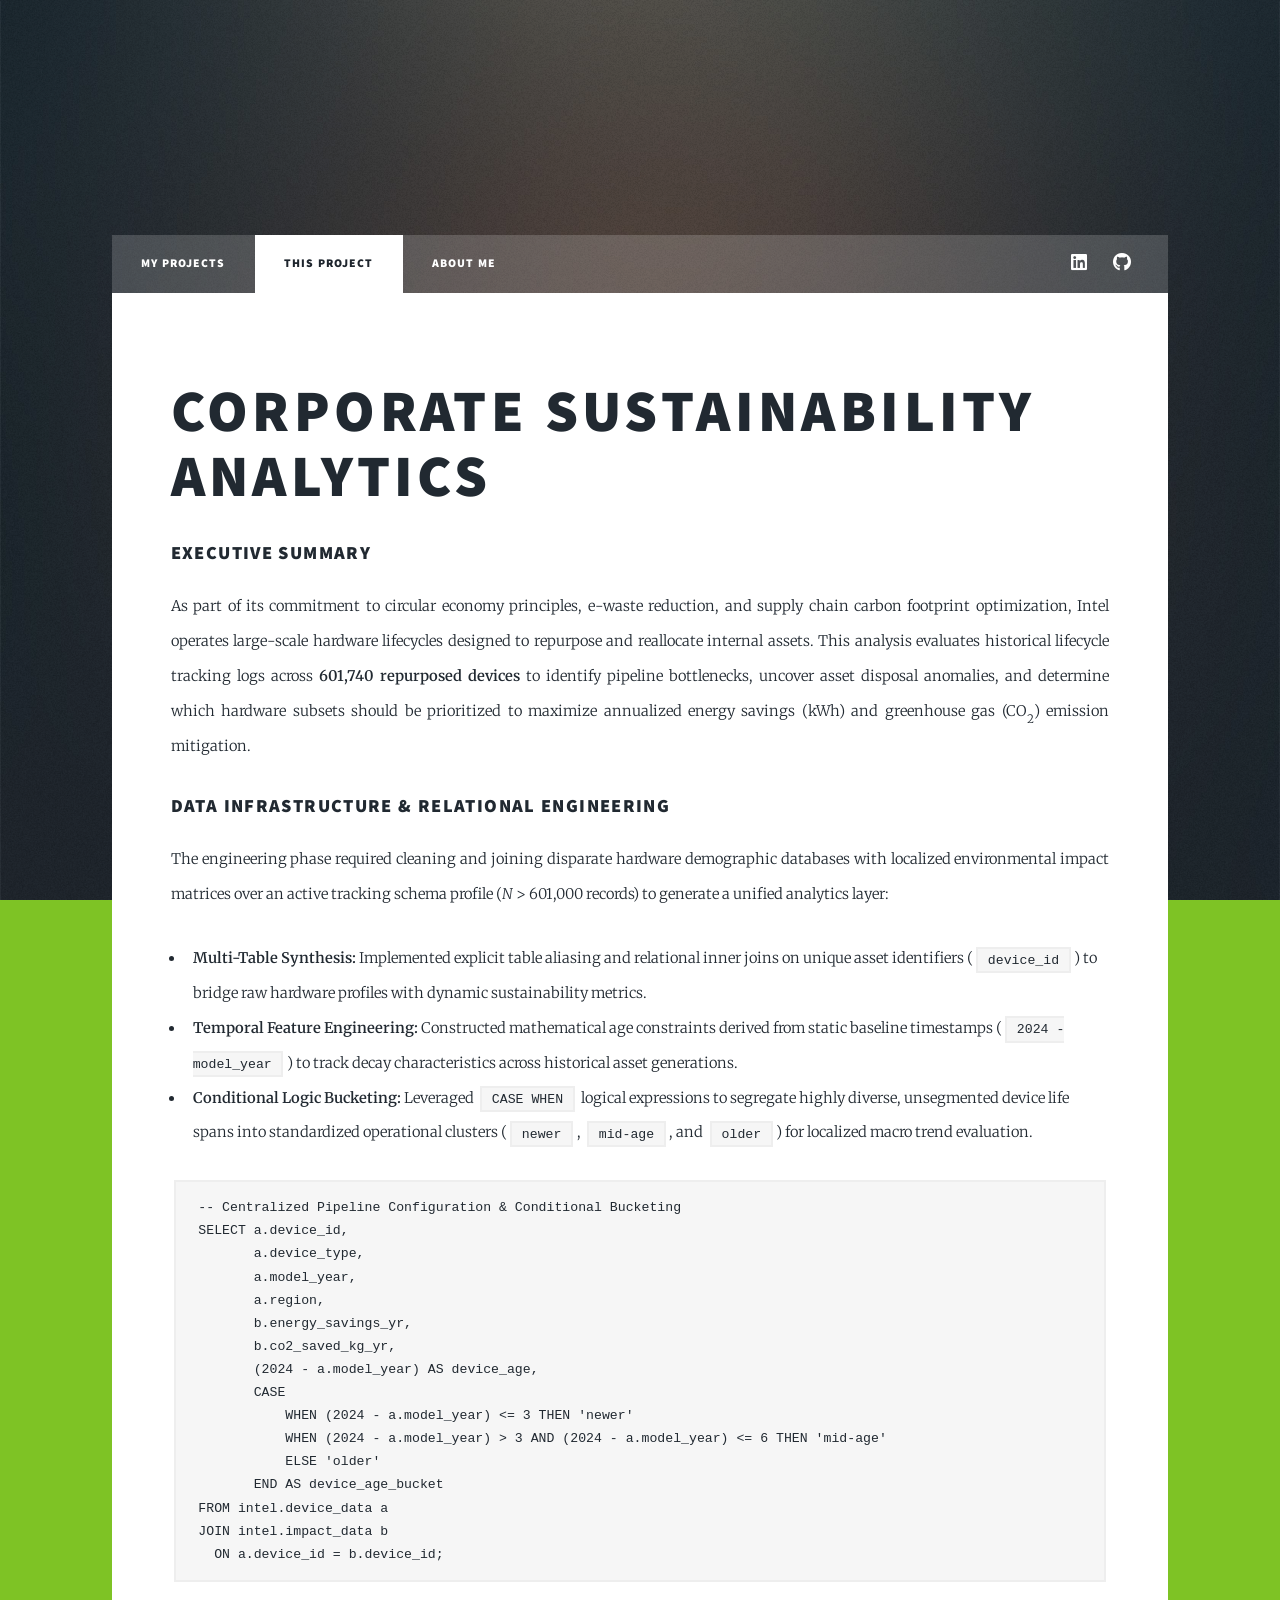
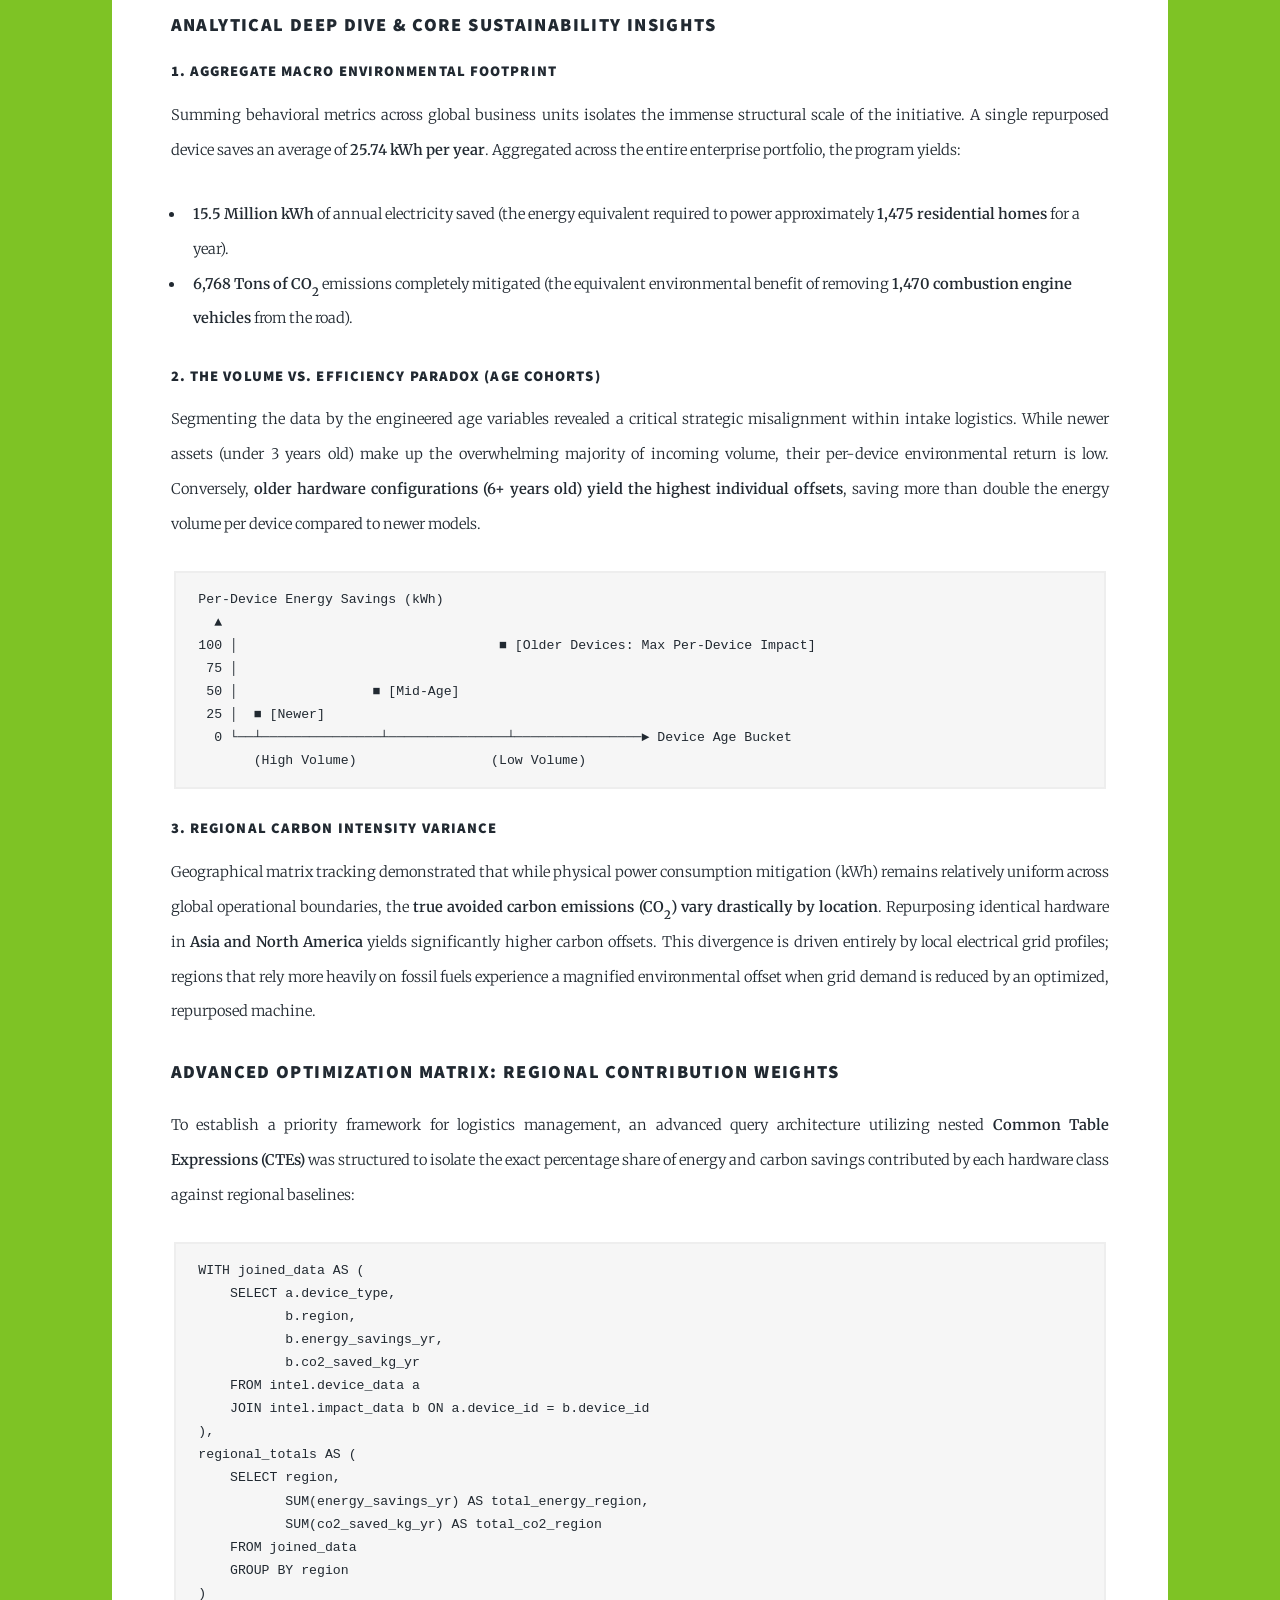
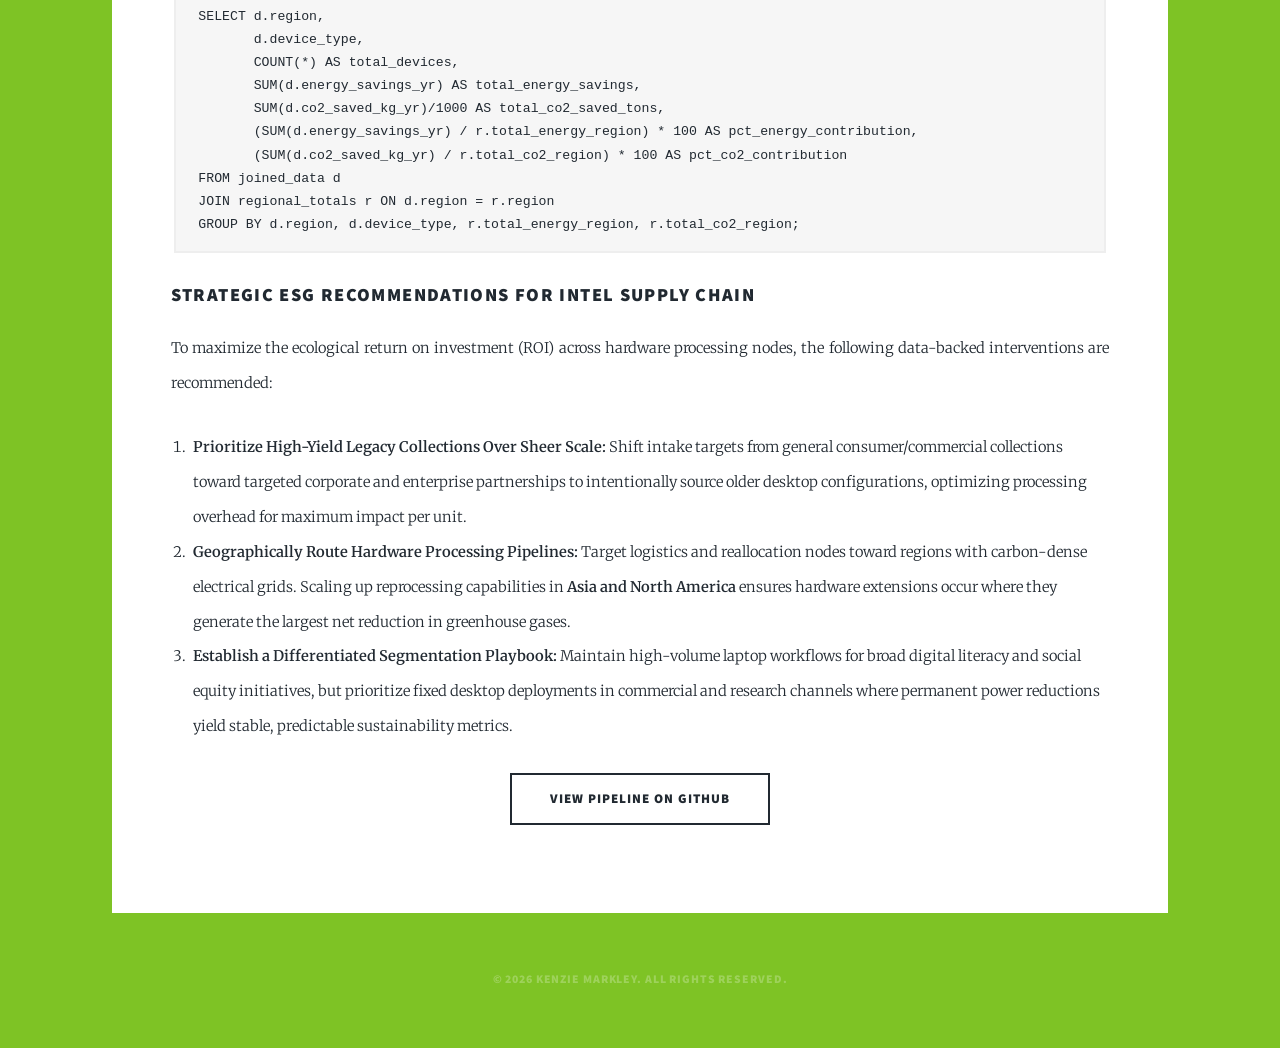
<file: Project3.html>
<!DOCTYPE HTML>
<!--
	Massively by HTML5 UP
	html5up.net | @ajlkn
	Free for personal and commercial use under the CCA 3.0 license (html5up.net/license)
-->
<html>
	<head>
		<title>Generic Page - Massively by HTML5 UP</title>
		<meta charset="utf-8" />
		<meta name="viewport" content="width=device-width, initial-scale=1, user-scalable=no" />
		<link rel="stylesheet" href="assets/css/main.css" />
		<noscript><link rel="stylesheet" href="assets/css/noscript.css" /></noscript>
	</head>
	<body class="is-preload">

		<!-- Wrapper -->
			<div id="wrapper">

				<!-- Header -->
					<header id="header">
						
					</header>

				<!-- Nav -->
					<nav id="nav">
						<ul class="links">
							<li><a href="index.html">My Projects</a></li>
							<li class="active"><a href="Project3.html">This Project</a></li>
							<li><a href="AboutMe.html">About Me</a></li>
						</ul>
						<ul class="icons">
							<li><a href="https://www.linkedin.com/in/kenzie-markley-a6296a294/" class="icon brands fa-linkedin"><span class="label">LinkedIn</span></a></li>
							<li><a href="https://github.com/kamarkley/intel_devices_sustainability" class="icon brands fa-github"><span class="label">GitHub</span></a></li>
						</ul>
					</nav>

				<!-- Main -->
					<div id="main">

						<!-- Post -->
							<section class="post">
								<h1>Corporate Sustainability Analytics</h1>
							
                            	<h3>Executive Summary</h3>
                            	<p>As part of its commitment to circular economy principles, e-waste reduction, and supply chain carbon footprint optimization, Intel operates large-scale hardware lifecycles designed to repurpose and reallocate internal assets. This analysis evaluates historical lifecycle tracking logs across <strong>601,740 repurposed devices</strong> to identify pipeline bottlenecks, uncover asset disposal anomalies, and determine which hardware subsets should be prioritized to maximize annualized energy savings (kWh) and greenhouse gas (CO<sub>2</sub>) emission mitigation.</p>

                            	<h3>Data Infrastructure &amp; Relational Engineering</h3>
                            	<p>The engineering phase required cleaning and joining disparate hardware demographic databases with localized environmental impact matrices over an active tracking schema profile (<em>N</em> &gt; 601,000 records) to generate a unified analytics layer:</p>

                            	<ul>
                                	<li><strong>Multi-Table Synthesis:</strong> Implemented explicit table aliasing and relational inner joins on unique asset identifiers (<code>device_id</code>) to bridge raw hardware profiles with dynamic sustainability metrics.</li>
                                	<li><strong>Temporal Feature Engineering:</strong> Constructed mathematical age constraints derived from static baseline timestamps (<code>2024 - model_year</code>) to track decay characteristics across historical asset generations.</li>
                                	<li><strong>Conditional Logic Bucketing:</strong> Leveraged <code>CASE WHEN</code> logical expressions to segregate highly diverse, unsegmented device life spans into standardized operational clusters (<code>newer</code>, <code>mid-age</code>, and <code>older</code>) for localized macro trend evaluation.</li>
                            	</ul>

                            	<pre><code>-- Centralized Pipeline Configuration &amp; Conditional Bucketing
SELECT a.device_id,
       a.device_type,
       a.model_year,
       a.region,
       b.energy_savings_yr,
       b.co2_saved_kg_yr,
       (2024 - a.model_year) AS device_age,
       CASE
           WHEN (2024 - a.model_year) &lt;= 3 THEN 'newer'
           WHEN (2024 - a.model_year) &gt; 3 AND (2024 - a.model_year) &lt;= 6 THEN 'mid-age'
           ELSE 'older'
       END AS device_age_bucket
FROM intel.device_data a
JOIN intel.impact_data b 
  ON a.device_id = b.device_id;</code></pre>

                            	<h3>Analytical Deep Dive &amp; Core Sustainability Insights</h3>

                            	<h4>1. Aggregate Macro Environmental Footprint</h4>
                            	<p>Summing behavioral metrics across global business units isolates the immense structural scale of the initiative. A single repurposed device saves an average of <strong>25.74 kWh per year</strong>. Aggregated across the entire enterprise portfolio, the program yields:</p>
                            	<ul>
                            	    <li><strong>15.5 Million kWh</strong> of annual electricity saved (the energy equivalent required to power approximately <strong>1,475 residential homes</strong> for a year).</li>
                            	    <li><strong>6,768 Tons of CO<sub>2</sub></strong> emissions completely mitigated (the equivalent environmental benefit of removing <strong>1,470 combustion engine vehicles</strong> from the road).</li>
                            	</ul>

                            	<h4>2. The Volume vs. Efficiency Paradox (Age Cohorts)</h4>
                            	<p>Segmenting the data by the engineered age variables revealed a critical strategic misalignment within intake logistics. While newer assets (under 3 years old) make up the overwhelming majority of incoming volume, their per-device environmental return is low. Conversely, <strong>older hardware configurations (6+ years old) yield the highest individual offsets</strong>, saving more than double the energy volume per device compared to newer models.</p>

                            	<pre><code>Per-Device Energy Savings (kWh)
  ▲
100 │                                 ■ [Older Devices: Max Per-Device Impact]
 75 │
 50 │                 ■ [Mid-Age]
 25 │  ■ [Newer]
  0 └──┴───────────────┴───────────────┴────────────────► Device Age Bucket
       (High Volume)                 (Low Volume)</code></pre>

                            	<h4>3. Regional Carbon Intensity Variance</h4>
                            	<p>Geographical matrix tracking demonstrated that while physical power consumption mitigation (kWh) remains relatively uniform across global operational boundaries, the <strong>true avoided carbon emissions (CO<sub>2</sub>) vary drastically by location</strong>. Repurposing identical hardware in <strong>Asia and North America</strong> yields significantly higher carbon offsets. This divergence is driven entirely by local electrical grid profiles; regions that rely more heavily on fossil fuels experience a magnified environmental offset when grid demand is reduced by an optimized, repurposed machine.</p>

                            	<h3>Advanced Optimization Matrix: Regional Contribution Weights</h3>
                            	<p>To establish a priority framework for logistics management, an advanced query architecture utilizing nested <strong>Common Table Expressions (CTEs)</strong> was structured to isolate the exact percentage share of energy and carbon savings contributed by each hardware class against regional baselines:</p>

                            	<pre><code>WITH joined_data AS (
    SELECT a.device_type,
           b.region,
           b.energy_savings_yr,
           b.co2_saved_kg_yr
    FROM intel.device_data a
    JOIN intel.impact_data b ON a.device_id = b.device_id
),
regional_totals AS (
    SELECT region,
           SUM(energy_savings_yr) AS total_energy_region,
           SUM(co2_saved_kg_yr) AS total_co2_region
    FROM joined_data
    GROUP BY region
)
SELECT d.region,
       d.device_type,
       COUNT(*) AS total_devices,
       SUM(d.energy_savings_yr) AS total_energy_savings,
       SUM(d.co2_saved_kg_yr)/1000 AS total_co2_saved_tons,
       (SUM(d.energy_savings_yr) / r.total_energy_region) * 100 AS pct_energy_contribution,
       (SUM(d.co2_saved_kg_yr) / r.total_co2_region) * 100 AS pct_co2_contribution
FROM joined_data d
JOIN regional_totals r ON d.region = r.region
GROUP BY d.region, d.device_type, r.total_energy_region, r.total_co2_region;</code></pre>

                            	<h3>Strategic ESG Recommendations for Intel Supply Chain</h3>
                            	<p>To maximize the ecological return on investment (ROI) across hardware processing nodes, the following data-backed interventions are recommended:</p>

                            	<ol>
                            	    <li><strong>Prioritize High-Yield Legacy Collections Over Sheer Scale:</strong> Shift intake targets from general consumer/commercial collections toward targeted corporate and enterprise partnerships to intentionally source older desktop configurations, optimizing processing overhead for maximum impact per unit.</li>
                            	    <li><strong>Geographically Route Hardware Processing Pipelines:</strong> Target logistics and reallocation nodes toward regions with carbon-dense electrical grids. Scaling up reprocessing capabilities in <strong>Asia and North America</strong> ensures hardware extensions occur where they generate the largest net reduction in greenhouse gases.</li>
                            	    <li><strong>Establish a Differentiated Segmentation Playbook:</strong> Maintain high-volume laptop workflows for broad digital literacy and social equity initiatives, but prioritize fixed desktop deployments in commercial and research channels where permanent power reductions yield stable, predictable sustainability metrics.</li>
                            	</ol>
								<ul class="actions special">
    								<li><a href="https://github.com/kamarkley/intel_devices_sustainability" class="button large" target="_blank" rel="noopener noreferrer">View Pipeline on GitHub</a></li>
								</ul>

							</section>

					</div>

				<!-- Footer -->
					

				<!-- Copyright -->
					<div id="copyright">
						<ul><li>&copy; 2026 Kenzie Markley. All rights reserved.</li></ul>
					</div>

			</div>

		<!-- Scripts -->
			<script src="assets/js/jquery.min.js"></script>
			<script src="assets/js/jquery.scrollex.min.js"></script>
			<script src="assets/js/jquery.scrolly.min.js"></script>
			<script src="assets/js/browser.min.js"></script>
			<script src="assets/js/breakpoints.min.js"></script>
			<script src="assets/js/util.js"></script>
			<script src="assets/js/main.js"></script>

	</body>
</html>
</file>
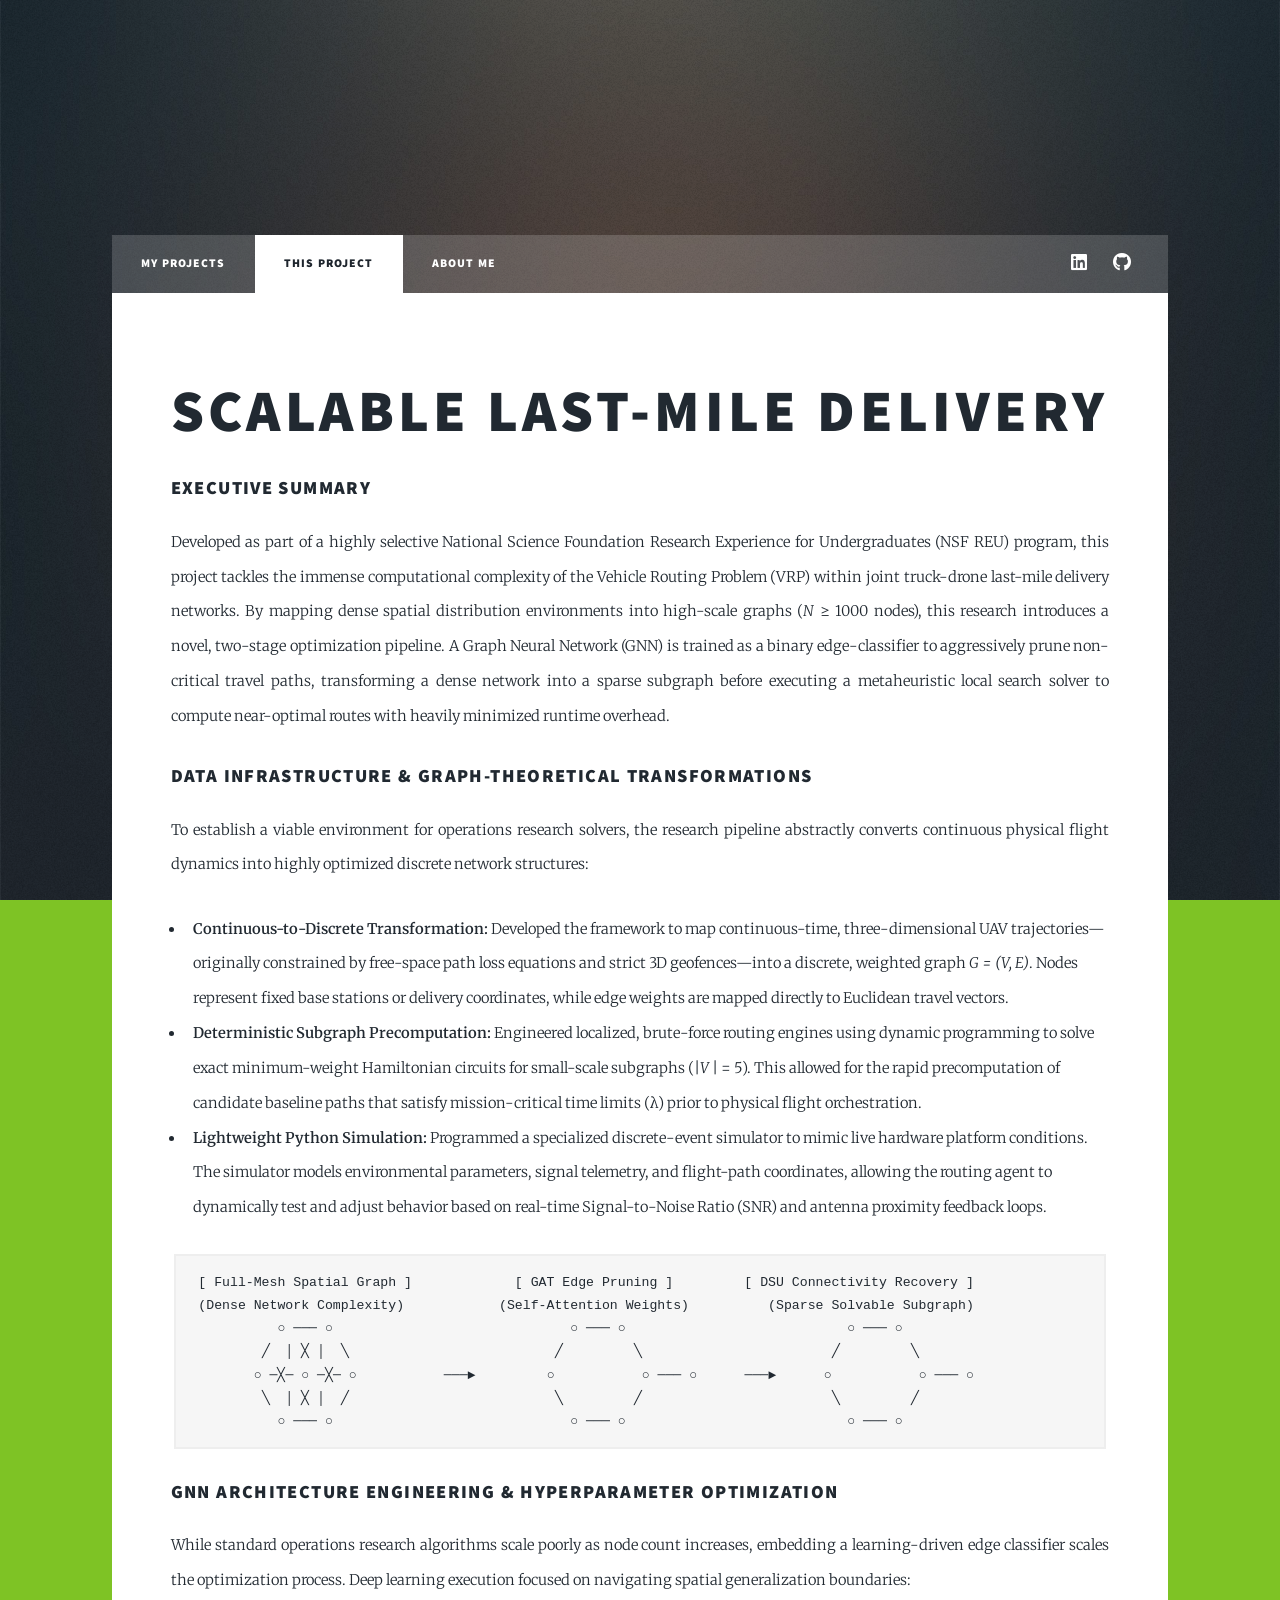
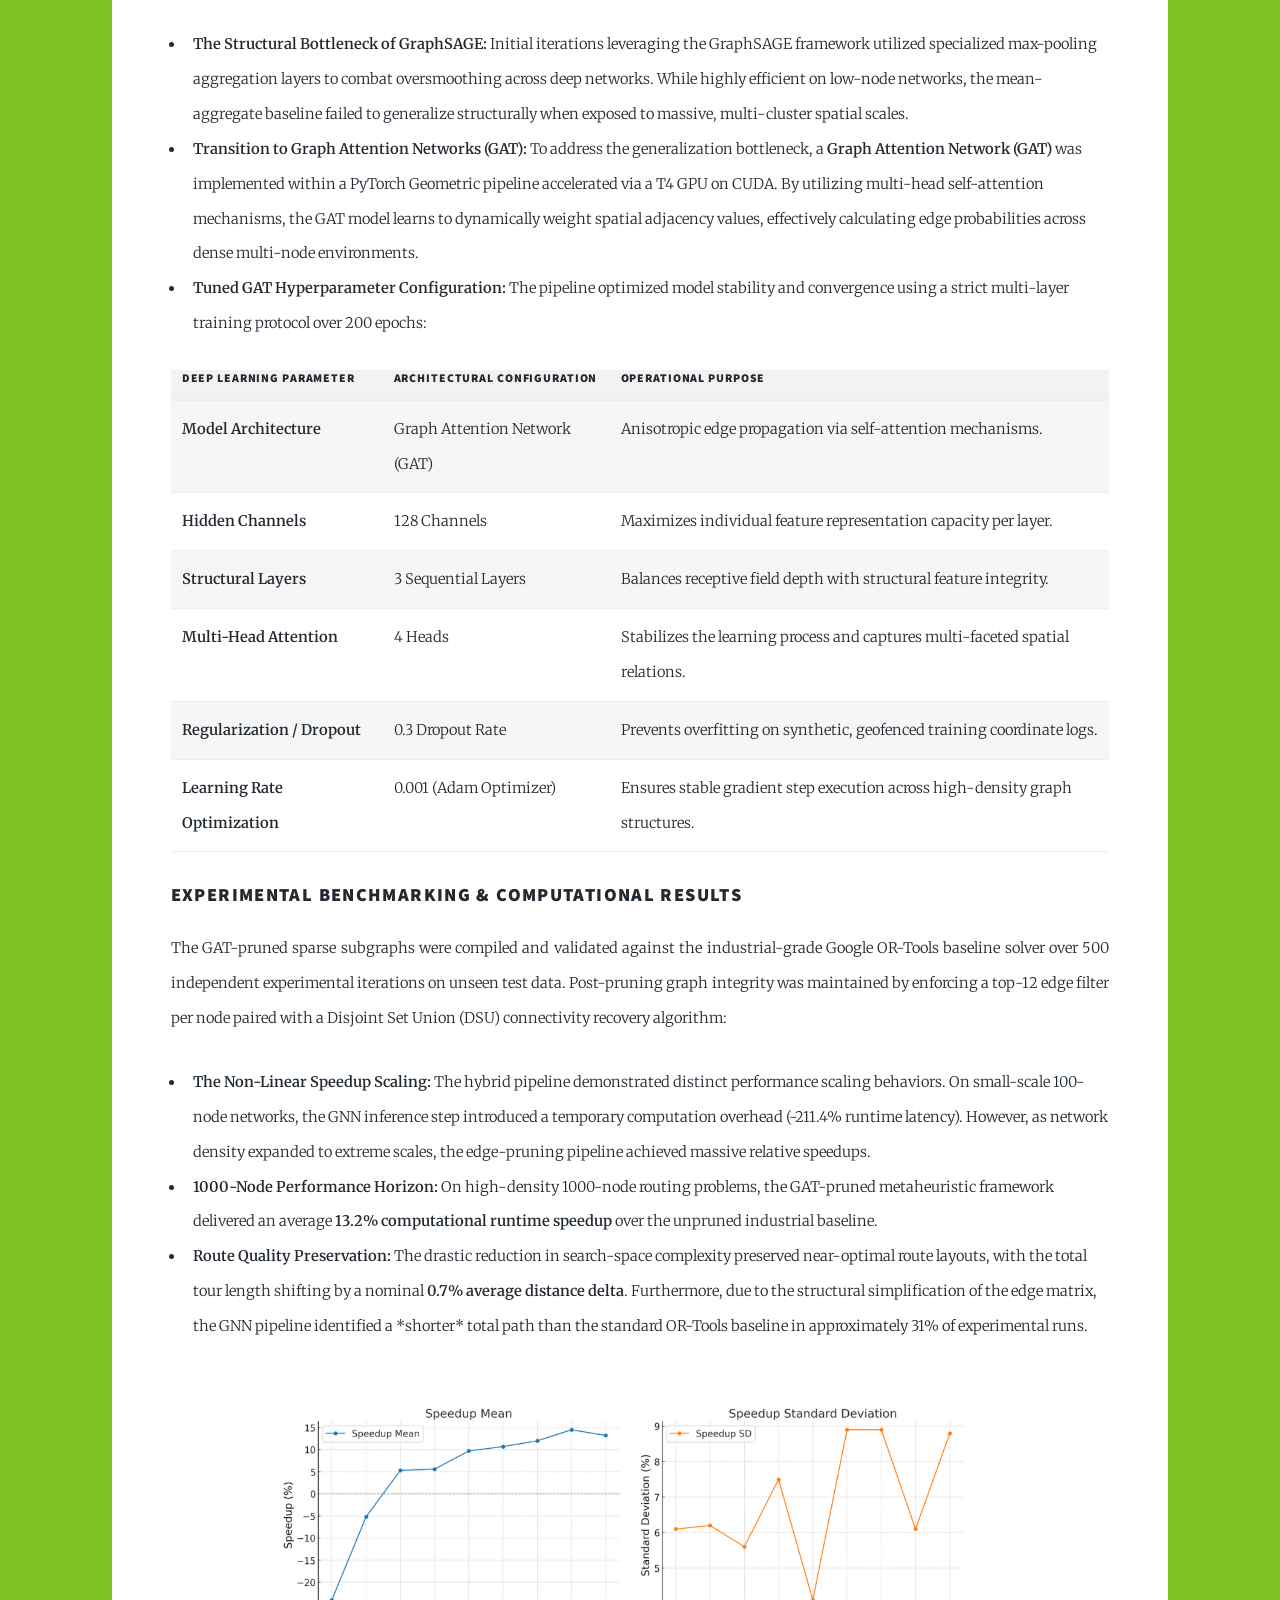
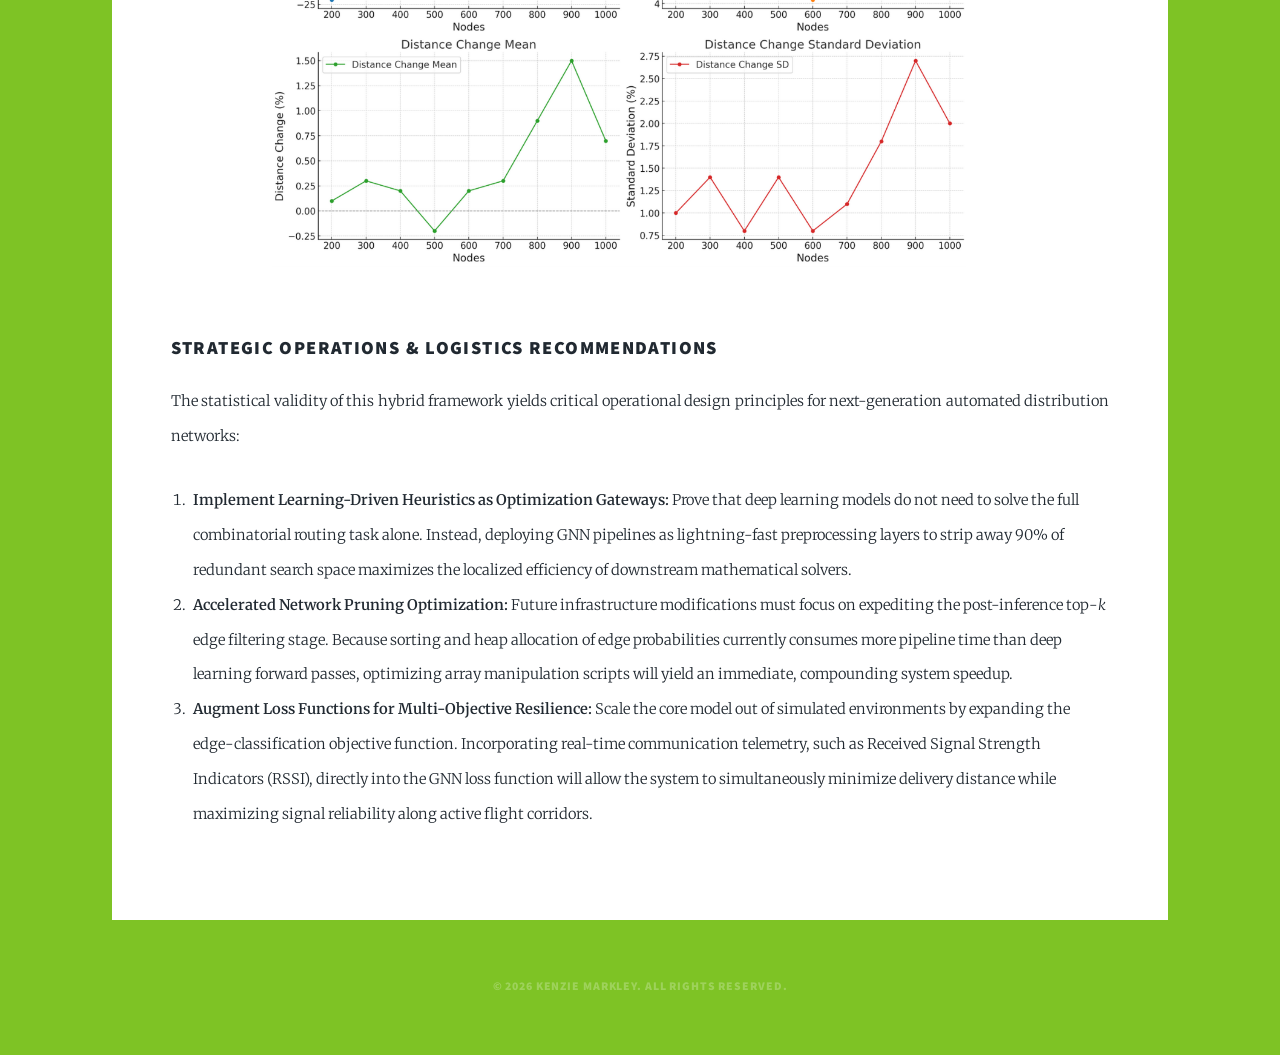
<file: Project4.html>
<!DOCTYPE HTML>
<!--
	Massively by HTML5 UP
	html5up.net | @ajlkn
	Free for personal and commercial use under the CCA 3.0 license (html5up.net/license)
-->
<html>
	<head>
		<title>Generic Page - Massively by HTML5 UP</title>
		<meta charset="utf-8" />
		<meta name="viewport" content="width=device-width, initial-scale=1, user-scalable=no" />
		<link rel="stylesheet" href="assets/css/main.css" />
		<noscript><link rel="stylesheet" href="assets/css/noscript.css" /></noscript>
	</head>
	<body class="is-preload">

		<!-- Wrapper -->
			<div id="wrapper">

				<!-- Header -->
					<header id="header">
						
					</header>

				<!-- Nav -->
					<nav id="nav">
						<ul class="links">
							<li><a href="index.html">My Projects</a></li>
							<li class="active"><a href="Project4.html">This Project</a></li>
							<li><a href="AboutMe.html">About Me</a></li>
						</ul>
						<ul class="icons">
							<li><a href="#" class="icon brands fa-linkedin"><span class="label">LinkedIn</span></a></li>
							<li><a href="#" class="icon brands fa-github"><span class="label">GitHub</span></a></li>
						</ul>
					</nav>

				<!-- Main -->
					<div id="main">

						<!-- Post -->
							<section class="post">
								<h1>Scalable Last-Mile Delivery</h1>
                            	<h3>Executive Summary</h3>
                            	<p>Developed as part of a highly selective National Science Foundation Research Experience for Undergraduates (NSF REU) program, this project tackles the immense computational complexity of the Vehicle Routing Problem (VRP) within joint truck-drone last-mile delivery networks. By mapping dense spatial distribution environments into high-scale graphs (<em>N</em> &ge; 1000 nodes), this research introduces a novel, two-stage optimization pipeline. A Graph Neural Network (GNN) is trained as a binary edge-classifier to aggressively prune non-critical travel paths, transforming a dense network into a sparse subgraph before executing a metaheuristic local search solver to compute near-optimal routes with heavily minimized runtime overhead.</p>

                            	<h3>Data Infrastructure &amp; Graph-Theoretical Transformations</h3>
                            	<p>To establish a viable environment for operations research solvers, the research pipeline abstractly converts continuous physical flight dynamics into highly optimized discrete network structures:</p>

                            	<ul>
                            	    <li><strong>Continuous-to-Discrete Transformation:</strong> Developed the framework to map continuous-time, three-dimensional UAV trajectories—originally constrained by free-space path loss equations and strict 3D geofences—into a discrete, weighted graph <em>G = (V, E)</em>. Nodes represent fixed base stations or delivery coordinates, while edge weights are mapped directly to Euclidean travel vectors.</li>
                            	    <li><strong>Deterministic Subgraph Precomputation:</strong> Engineered localized, brute-force routing engines using dynamic programming to solve exact minimum-weight Hamiltonian circuits for small-scale subgraphs (|<em>V </em>| = 5). This allowed for the rapid precomputation of candidate baseline paths that satisfy mission-critical time limits (&lambda;) prior to physical flight orchestration.</li>
                            	    <li><strong>Lightweight Python Simulation:</strong> Programmed a specialized discrete-event simulator to mimic live hardware platform conditions. The simulator models environmental parameters, signal telemetry, and flight-path coordinates, allowing the routing agent to dynamically test and adjust behavior based on real-time Signal-to-Noise Ratio (SNR) and antenna proximity feedback loops.</li>
                            	</ul>

                            	<pre><code>[ Full-Mesh Spatial Graph ]             [ GAT Edge Pruning ]         [ DSU Connectivity Recovery ]
(Dense Network Complexity)            (Self-Attention Weights)          (Sparse Solvable Subgraph)
          ○ ─── ○                              ○ ─── ○                            ○ ─── ○
        ╱  │ ╳ │  ╲                          ╱         ╲                        ╱         ╲
       ○ ─╳─ ○ ─╳─ ○           ───►         ○           ○ ─── ○      ───►      ○           ○ ─── ○
        ╲  │ ╳ │  ╱                          ╲         ╱                        ╲         ╱
          ○ ─── ○                              ○ ─── ○                            ○ ─── ○</code></pre>

                            	<h3>GNN Architecture Engineering &amp; Hyperparameter Optimization</h3>
                            	<p>While standard operations research algorithms scale poorly as node count increases, embedding a learning-driven edge classifier scales the optimization process. Deep learning execution focused on navigating spatial generalization boundaries:</p>

                            	<ul>
                            	    <li><strong>The Structural Bottleneck of GraphSAGE:</strong> Initial iterations leveraging the GraphSAGE framework utilized specialized max-pooling aggregation layers to combat oversmoothing across deep networks. While highly efficient on low-node networks, the mean-aggregate baseline failed to generalize structurally when exposed to massive, multi-cluster spatial scales.</li>
                            	    <li><strong>Transition to Graph Attention Networks (GAT):</strong> To address the generalization bottleneck, a <strong>Graph Attention Network (GAT)</strong> was implemented within a PyTorch Geometric pipeline accelerated via a T4 GPU on CUDA. By utilizing multi-head self-attention mechanisms, the GAT model learns to dynamically weight spatial adjacency values, effectively calculating edge probabilities across dense multi-node environments.</li>
                            	    <li><strong>Tuned GAT Hyperparameter Configuration:</strong> The pipeline optimized model stability and convergence using a strict multi-layer training protocol over 200 epochs:</li>
                            	</ul>

                            	<table border="1" cellpadding="5" cellspacing="0" style="border-collapse:collapse; width:100%;">
                            	    <thead>
                            	        <tr style="background-color: #f2f2f2;">
                            	            <th style="text-align: left;">Deep Learning Parameter</th>
                            	            <th style="text-align: left;">Architectural Configuration</th>
                            	            <th style="text-align: left;">Operational Purpose</th>
                            	        </tr>
                            	    </thead>
                            	    <tbody>
                            	        <tr>
                            	            <td><strong>Model Architecture</strong></td>
                            	            <td>Graph Attention Network (GAT)</td>
                            	            <td>Anisotropic edge propagation via self-attention mechanisms.</td>
                            	        </tr>
                            	        <tr>
                            	            <td><strong>Hidden Channels</strong></td>
                            	            <td>128 Channels</td>
                            	            <td>Maximizes individual feature representation capacity per layer.</td>
                            	        </tr>
                            	        <tr>
                            	            <td><strong>Structural Layers</strong></td>
                            	            <td>3 Sequential Layers</td>
                            	            <td>Balances receptive field depth with structural feature integrity.</td>
                            	        </tr>
                            	        <tr>
                            	            <td><strong>Multi-Head Attention</strong></td>
                            	            <td>4 Heads</td>
                            	            <td>Stabilizes the learning process and captures multi-faceted spatial relations.</td>
                            	        </tr>
                            	        <tr>
                            	            <td><strong>Regularization / Dropout</strong></td>
                            	            <td>0.3 Dropout Rate</td>
                            	            <td>Prevents overfitting on synthetic, geofenced training coordinate logs.</td>
                            	        </tr>
                            	        <tr>
                            	            <td><strong>Learning Rate Optimization</strong></td>
                            	            <td>0.001 (Adam Optimizer)</td>
                            	            <td>Ensures stable gradient step execution across high-density graph structures.</td>
                            	        </tr>
                            	    </tbody>
                            	</table>

                            	<h3>Experimental Benchmarking &amp; Computational Results</h3>
                            	<p>The GAT-pruned sparse subgraphs were compiled and validated against the industrial-grade Google OR-Tools baseline solver over 500 independent experimental iterations on unseen test data. Post-pruning graph integrity was maintained by enforcing a top-12 edge filter per node paired with a Disjoint Set Union (DSU) connectivity recovery algorithm:</p>

                            	<ul>
                            	    <li><strong>The Non-Linear Speedup Scaling:</strong> The hybrid pipeline demonstrated distinct performance scaling behaviors. On small-scale 100-node networks, the GNN inference step introduced a temporary computation overhead (-211.4% runtime latency). However, as network density expanded to extreme scales, the edge-pruning pipeline achieved massive relative speedups.</li>
                            	    <li><strong>1000-Node Performance Horizon:</strong> On high-density 1000-node routing problems, the GAT-pruned metaheuristic framework delivered an average <strong>13.2% computational runtime speedup</strong> over the unpruned industrial baseline.</li>
                            	    <li><strong>Route Quality Preservation:</strong> The drastic reduction in search-space complexity preserved near-optimal route layouts, with the total tour length shifting by a nominal <strong>0.7% average distance delta</strong>. Furthermore, due to the structural simplification of the edge matrix, the GNN pipeline identified a *shorter* total path than the standard OR-Tools baseline in approximately 31% of experimental runs.</li>
                            	</ul>

                            	<span class="image main"><img src="images/drone.png" alt="" /></span>
                            	<h3>Strategic Operations &amp; Logistics Recommendations</h3>
                            	<p>The statistical validity of this hybrid framework yields critical operational design principles for next-generation automated distribution networks:</p>

                            	<ol>
                            	    <li><strong>Implement Learning-Driven Heuristics as Optimization Gateways:</strong> Prove that deep learning models do not need to solve the full combinatorial routing task alone. Instead, deploying GNN pipelines as lightning-fast preprocessing layers to strip away 90% of redundant search space maximizes the localized efficiency of downstream mathematical solvers.</li>
                            	    <li><strong>Accelerated Network Pruning Optimization:</strong> Future infrastructure modifications must focus on expediting the post-inference top-<em>k</em> edge filtering stage. Because sorting and heap allocation of edge probabilities currently consumes more pipeline time than deep learning forward passes, optimizing array manipulation scripts will yield an immediate, compounding system speedup.</li>
                            	    <li><strong>Augment Loss Functions for Multi-Objective Resilience:</strong> Scale the core model out of simulated environments by expanding the edge-classification objective function. Incorporating real-time communication telemetry, such as Received Signal Strength Indicators (RSSI), directly into the GNN loss function will allow the system to simultaneously minimize delivery distance while maximizing signal reliability along active flight corridors.</li>
                            	</ol>

							</section>

					</div>

				<!-- Footer -->
					

				<!-- Copyright -->
					<div id="copyright">
						<ul><li>&copy; 2026 Kenzie Markley. All rights reserved.</li></ul>
					</div>

			</div>

		<!-- Scripts -->
			<script src="assets/js/jquery.min.js"></script>
			<script src="assets/js/jquery.scrollex.min.js"></script>
			<script src="assets/js/jquery.scrolly.min.js"></script>
			<script src="assets/js/browser.min.js"></script>
			<script src="assets/js/breakpoints.min.js"></script>
			<script src="assets/js/util.js"></script>
			<script src="assets/js/main.js"></script>

	</body>
</html>
</file>
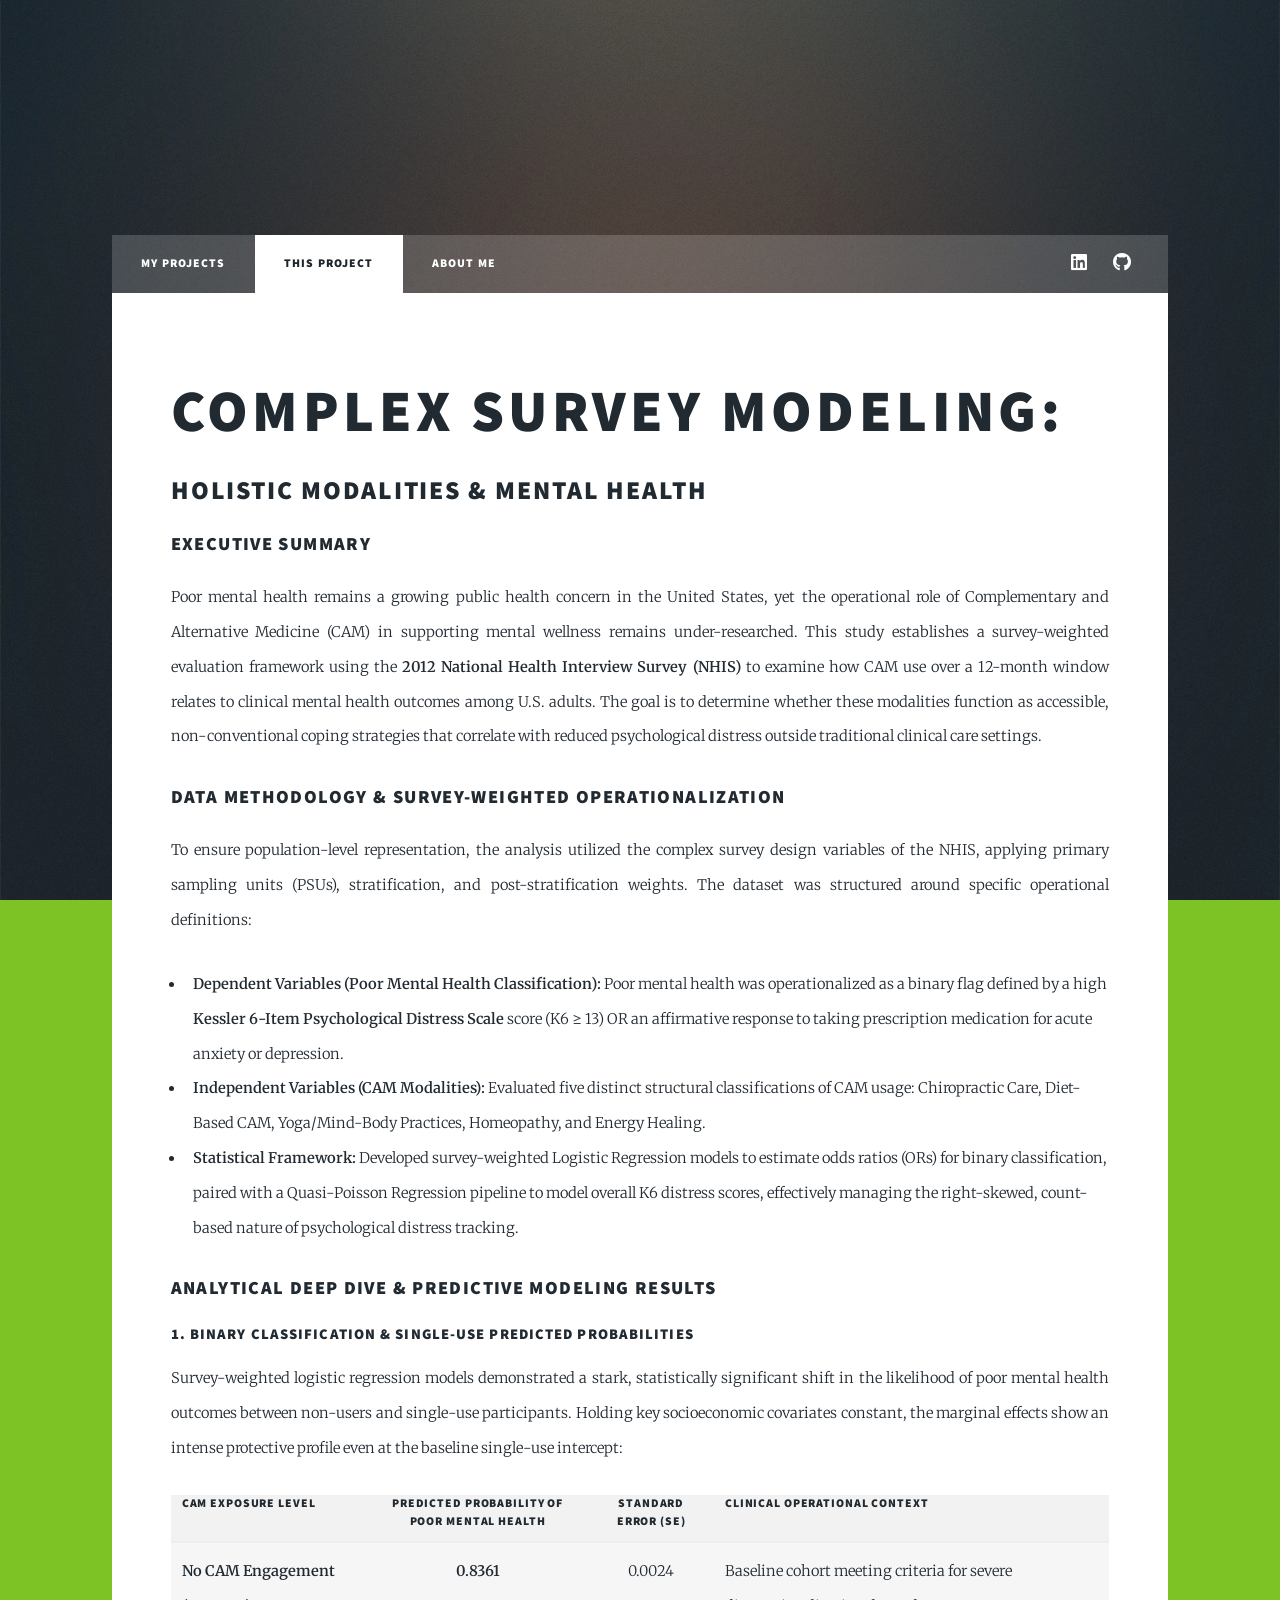
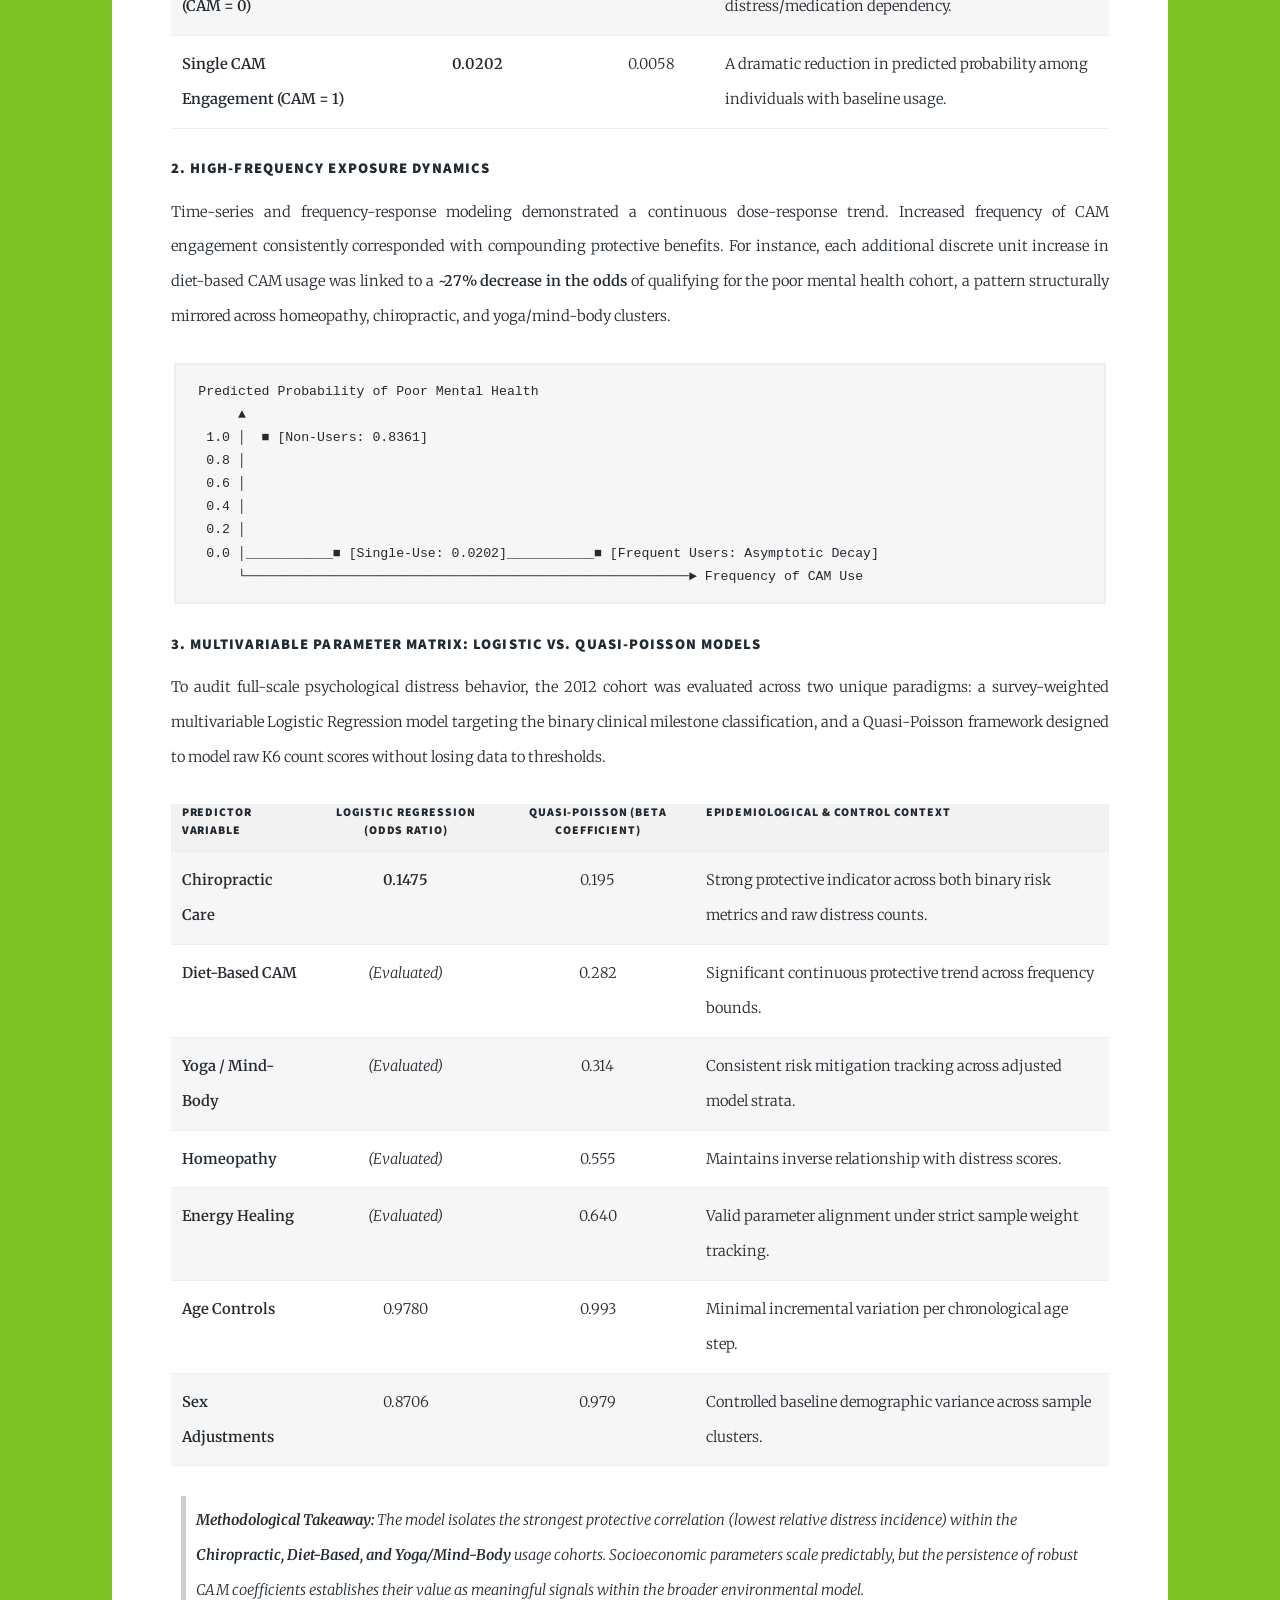
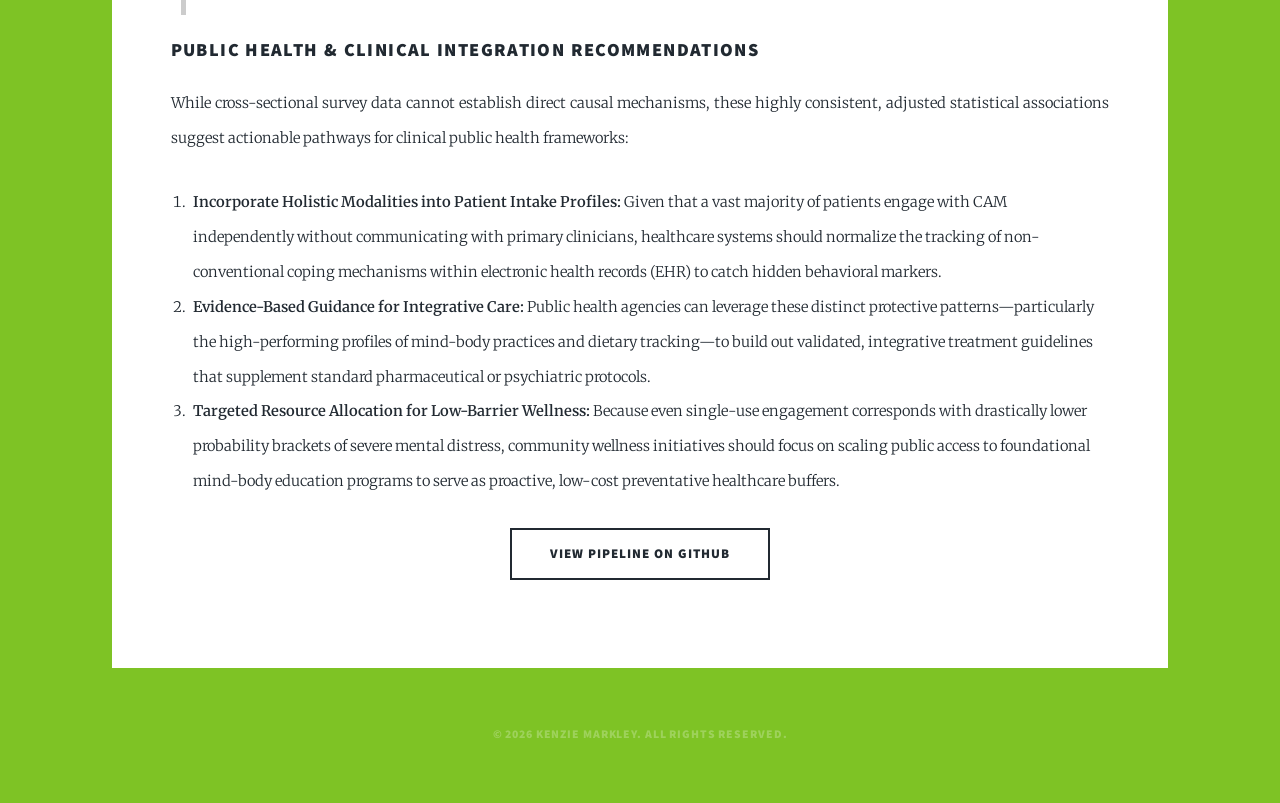
<file: Project5.html>
<!DOCTYPE HTML>
<!--
	Massively by HTML5 UP
	html5up.net | @ajlkn
	Free for personal and commercial use under the CCA 3.0 license (html5up.net/license)
-->
<html>
	<head>
		<title>Generic Page - Massively by HTML5 UP</title>
		<meta charset="utf-8" />
		<meta name="viewport" content="width=device-width, initial-scale=1, user-scalable=no" />
		<link rel="stylesheet" href="assets/css/main.css" />
		<noscript><link rel="stylesheet" href="assets/css/noscript.css" /></noscript>
	</head>
	<body class="is-preload">

		<!-- Wrapper -->
			<div id="wrapper">

				<!-- Header -->
					<header id="header">
						
					</header>

				<!-- Nav -->
					<nav id="nav">
						<ul class="links">
							<li><a href="index.html">My Projects</a></li>
							<li class="active"><a href="Project5.html">This Project</a></li>
							<li><a href="AboutMe.html">About Me</a></li>
						</ul>
						<ul class="icons">
							<li><a href="https://www.linkedin.com/in/kenzie-markley-a6296a294/" class="icon brands fa-linkedin"><span class="label">LinkedIn</span></a></li>
							<li><a href="https://github.com/kamarkley/survey-modeling-nhis-mental-health" class="icon brands fa-github"><span class="label">GitHub</span></a></li>
						</ul>
					</nav>

				<!-- Main -->
					<div id="main">

						<!-- Post -->
							<section class="post">
								<h1>Complex Survey Modeling:</h1>
								<h2>Holistic Modalities & Mental Health</h2>
								<h3>Executive Summary</h3>
                            	<p>Poor mental health remains a growing public health concern in the United States, yet the operational role of Complementary and Alternative Medicine (CAM) in supporting mental wellness remains under-researched. This study establishes a survey-weighted evaluation framework using the <strong>2012 National Health Interview Survey (NHIS)</strong> to examine how CAM use over a 12-month window relates to clinical mental health outcomes among U.S. adults. The goal is to determine whether these modalities function as accessible, non-conventional coping strategies that correlate with reduced psychological distress outside traditional clinical care settings.</p>

                            	<h3>Data Methodology &amp; Survey-Weighted Operationalization</h3>
                            	<p>To ensure population-level representation, the analysis utilized the complex survey design variables of the NHIS, applying primary sampling units (PSUs), stratification, and post-stratification weights. The dataset was structured around specific operational definitions:</p>

                            	<ul>
                            	    <li><strong>Dependent Variables (Poor Mental Health Classification):</strong> Poor mental health was operationalized as a binary flag defined by a high <strong>Kessler 6-Item Psychological Distress Scale</strong> score (K6 ≥ 13) OR an affirmative response to taking prescription medication for acute anxiety or depression.</li>
                            	    <li><strong>Independent Variables (CAM Modalities):</strong> Evaluated five distinct structural classifications of CAM usage: Chiropractic Care, Diet-Based CAM, Yoga/Mind-Body Practices, Homeopathy, and Energy Healing.</li>
                            	    <li><strong>Statistical Framework:</strong> Developed survey-weighted Logistic Regression models to estimate odds ratios (ORs) for binary classification, paired with a Quasi-Poisson Regression pipeline to model overall K6 distress scores, effectively managing the right-skewed, count-based nature of psychological distress tracking.</li>
                            	</ul>

                            	<h3>Analytical Deep Dive &amp; Predictive Modeling Results</h3>

                            	<h4>1. Binary Classification &amp; Single-Use Predicted Probabilities</h4>
                            	<p>Survey-weighted logistic regression models demonstrated a stark, statistically significant shift in the likelihood of poor mental health outcomes between non-users and single-use participants. Holding key socioeconomic covariates constant, the marginal effects show an intense protective profile even at the baseline single-use intercept:</p>

                            	<table border="1" cellpadding="5" cellspacing="0" style="border-collapse:collapse; width:100%;">
                            	    <thead>
                            	        <tr style="background-color: #f2f2f2;">
                            	            <th style="text-align: left;">CAM Exposure Level</th>
                            	            <th style="text-align: center;">Predicted Probability of Poor Mental Health</th>
                            	            <th style="text-align: center;">Standard Error (SE)</th>
                            	            <th style="text-align: left;">Clinical Operational Context</th>
                            	        </tr>
                            	    </thead>
                            	    <tbody>
                            	        <tr>
                            	            <td><strong>No CAM Engagement (CAM = 0)</strong></td>
                            	            <td style="text-align: center;"><strong>0.8361</strong></td>
                            	            <td style="text-align: center;">0.0024</td>
                            	            <td>Baseline cohort meeting criteria for severe distress/medication dependency.</td>
                            	        </tr>
                            	        <tr>
                            	            <td><strong>Single CAM Engagement (CAM = 1)</strong></td>
                            	            <td style="text-align: center;"><strong>0.0202</strong></td>
                            	            <td style="text-align: center;">0.0058</td>
                            	            <td>A dramatic reduction in predicted probability among individuals with baseline usage.</td>
                            	        </tr>
                            	    </tbody>
                            	</table>

                            	<h4>2. High-Frequency Exposure Dynamics</h4>
                            	<p>Time-series and frequency-response modeling demonstrated a continuous dose-response trend. Increased frequency of CAM engagement consistently corresponded with compounding protective benefits. For instance, each additional discrete unit increase in diet-based CAM usage was linked to a <strong>~27% decrease in the odds</strong> of qualifying for the poor mental health cohort, a pattern structurally mirrored across homeopathy, chiropractic, and yoga/mind-body clusters.</p>

                            	<pre><code>Predicted Probability of Poor Mental Health
     ▲
 1.0 │  ■ [Non-Users: 0.8361]
 0.8 │
 0.6 │
 0.4 │
 0.2 │
 0.0 │___________■ [Single-Use: 0.0202]___________■ [Frequent Users: Asymptotic Decay]
     └────────────────────────────────────────────────────────► Frequency of CAM Use</code></pre>

                            	<h4>3. Multivariable Parameter Matrix: Logistic vs. Quasi-Poisson Models</h4>
								<p>To audit full-scale psychological distress behavior, the 2012 cohort was evaluated across two unique paradigms: a survey-weighted multivariable Logistic Regression model targeting the binary clinical milestone classification, and a Quasi-Poisson framework designed to model raw K6 count scores without losing data to thresholds.</p>

								<table border="1" cellpadding="5" cellspacing="0" style="border-collapse:collapse; width:100%;">
    								<thead>
								        <tr style="background-color: #f2f2f2;">
								            <th style="text-align: left;">Predictor Variable</th>
  								          <th style="text-align: center;">Logistic Regression (Odds Ratio)</th>
  								          <th style="text-align: center;">Quasi-Poisson (Beta Coefficient)</th>
   								         <th style="text-align: left;">Epidemiological & Control Context</th>
   								     </tr>
  								  </thead>
   								 <tbody>
   								     <tr>
   								         <td><strong>Chiropractic Care</strong></td>
   								         <td style="text-align: center;"><strong>0.1475</strong></td>
    								        <td style="text-align: center;">0.195</td>
    								        <td>Strong protective indicator across both binary risk metrics and raw distress counts.</td>
    								    </tr>
    								    <tr>
 								           <td><strong>Diet-Based CAM</strong></td>
  								          <td style="text-align: center;"><em>(Evaluated)</em></td>
  								          <td style="text-align: center;">0.282</td>
  								          <td>Significant continuous protective trend across frequency bounds.</td>
  								      </tr>
  								      <tr>
  								          <td><strong>Yoga / Mind-Body</strong></td>
   								         <td style="text-align: center;"><em>(Evaluated)</em></td>
   								         <td style="text-align: center;">0.314</td>
   								         <td>Consistent risk mitigation tracking across adjusted model strata.</td>
   								     </tr>
    								    <tr>
    								        <td><strong>Homeopathy</strong></td>
    								        <td style="text-align: center;"><em>(Evaluated)</em></td>
    								        <td style="text-align: center;">0.555</td>
   								         <td>Maintains inverse relationship with distress scores.</td>
   								     </tr>
    								    <tr>
    								        <td><strong>Energy Healing</strong></td>
    								        <td style="text-align: center;"><em>(Evaluated)</em></td>
    								        <td style="text-align: center;">0.640</td>
    								        <td>Valid parameter alignment under strict sample weight tracking.</td>
    								    </tr>
    								    <tr>
   								         <td><strong>Age Controls</strong></td>
  								          <td style="text-align: center;">0.9780</td>
  								          <td style="text-align: center;">0.993</td>
  								          <td>Minimal incremental variation per chronological age step.</td>
  								      </tr>
  								      <tr>
   								         <td><strong>Sex Adjustments</strong></td>
   								         <td style="text-align: center;">0.8706</td>
    								        <td style="text-align: center;">0.979</td>
    								        <td>Controlled baseline demographic variance across sample clusters.</td>
    								    </tr>
   								 </tbody>
								</table>

                            	<blockquote style="margin: 1.5em 10px; padding: 0.5em 10px; border-left: 5px solid #ccc;">
                            	    <strong>Methodological Takeaway:</strong> The model isolates the strongest protective correlation (lowest relative distress incidence) within the <strong>Chiropractic, Diet-Based, and Yoga/Mind-Body</strong> usage cohorts. Socioeconomic parameters scale predictably, but the persistence of robust CAM coefficients establishes their value as meaningful signals within the broader environmental model.
                            	</blockquote>

                            	<h3>Public Health &amp; Clinical Integration Recommendations</h3>
                            	<p>While cross-sectional survey data cannot establish direct causal mechanisms, these highly consistent, adjusted statistical associations suggest actionable pathways for clinical public health frameworks:</p>

                            	<ol>
                            	    <li><strong>Incorporate Holistic Modalities into Patient Intake Profiles:</strong> Given that a vast majority of patients engage with CAM independently without communicating with primary clinicians, healthcare systems should normalize the tracking of non-conventional coping mechanisms within electronic health records (EHR) to catch hidden behavioral markers.</li>
                            	    <li><strong>Evidence-Based Guidance for Integrative Care:</strong> Public health agencies can leverage these distinct protective patterns—particularly the high-performing profiles of mind-body practices and dietary tracking—to build out validated, integrative treatment guidelines that supplement standard pharmaceutical or psychiatric protocols.</li>
                            	    <li><strong>Targeted Resource Allocation for Low-Barrier Wellness:</strong> Because even single-use engagement corresponds with drastically lower probability brackets of severe mental distress, community wellness initiatives should focus on scaling public access to foundational mind-body education programs to serve as proactive, low-cost preventative healthcare buffers.</li>
                            	</ol>	
								<ul class="actions special">
    								<li><a href="https://github.com/kamarkley/survey-modeling-nhis-mental-health" class="button large" target="_blank" rel="noopener noreferrer">View Pipeline on GitHub</a></li>
								</ul>
							</section>
							

					</div>

				<!-- Footer -->
					

				<!-- Copyright -->
					<div id="copyright">
						<ul><li>&copy; 2026 Kenzie Markley. All rights reserved.</li></ul>
					</div>

			</div>

		<!-- Scripts -->
			<script src="assets/js/jquery.min.js"></script>
			<script src="assets/js/jquery.scrollex.min.js"></script>
			<script src="assets/js/jquery.scrolly.min.js"></script>
			<script src="assets/js/browser.min.js"></script>
			<script src="assets/js/breakpoints.min.js"></script>
			<script src="assets/js/util.js"></script>
			<script src="assets/js/main.js"></script>

	</body>
</html>
</file>
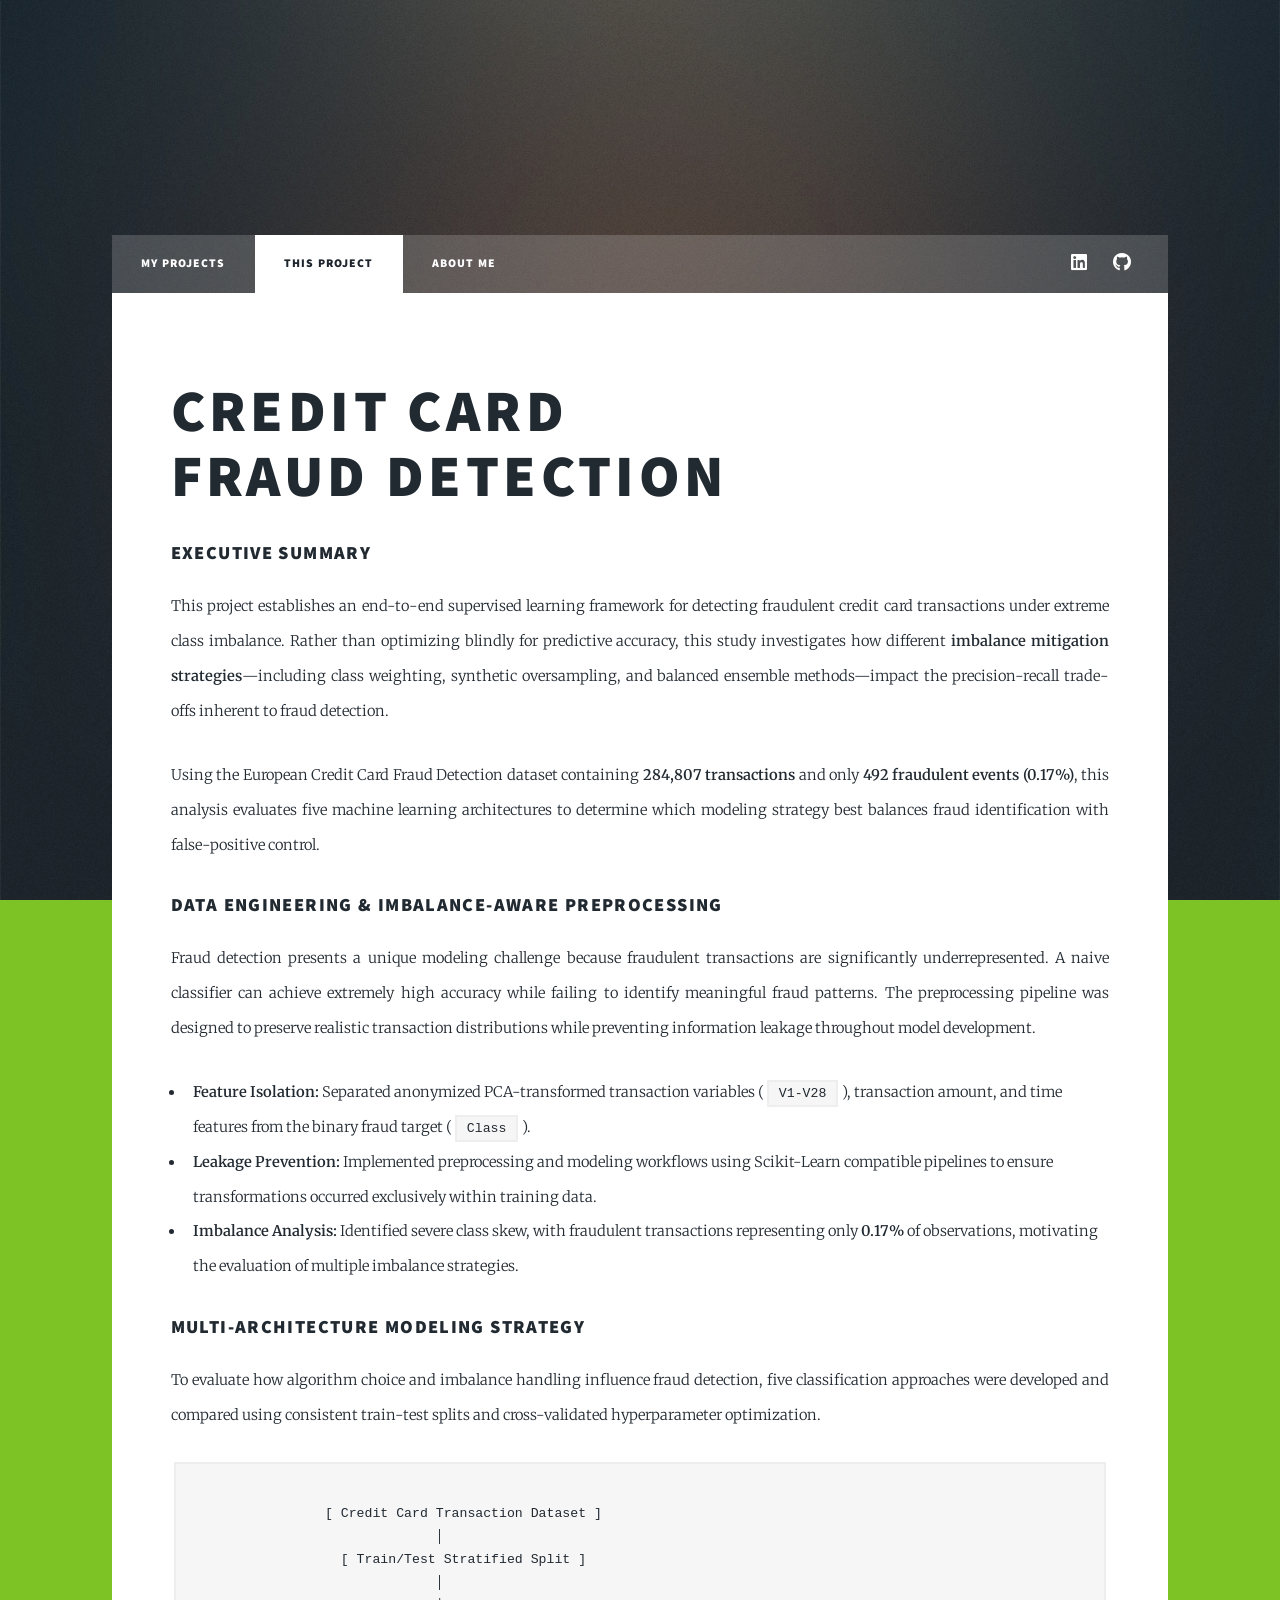
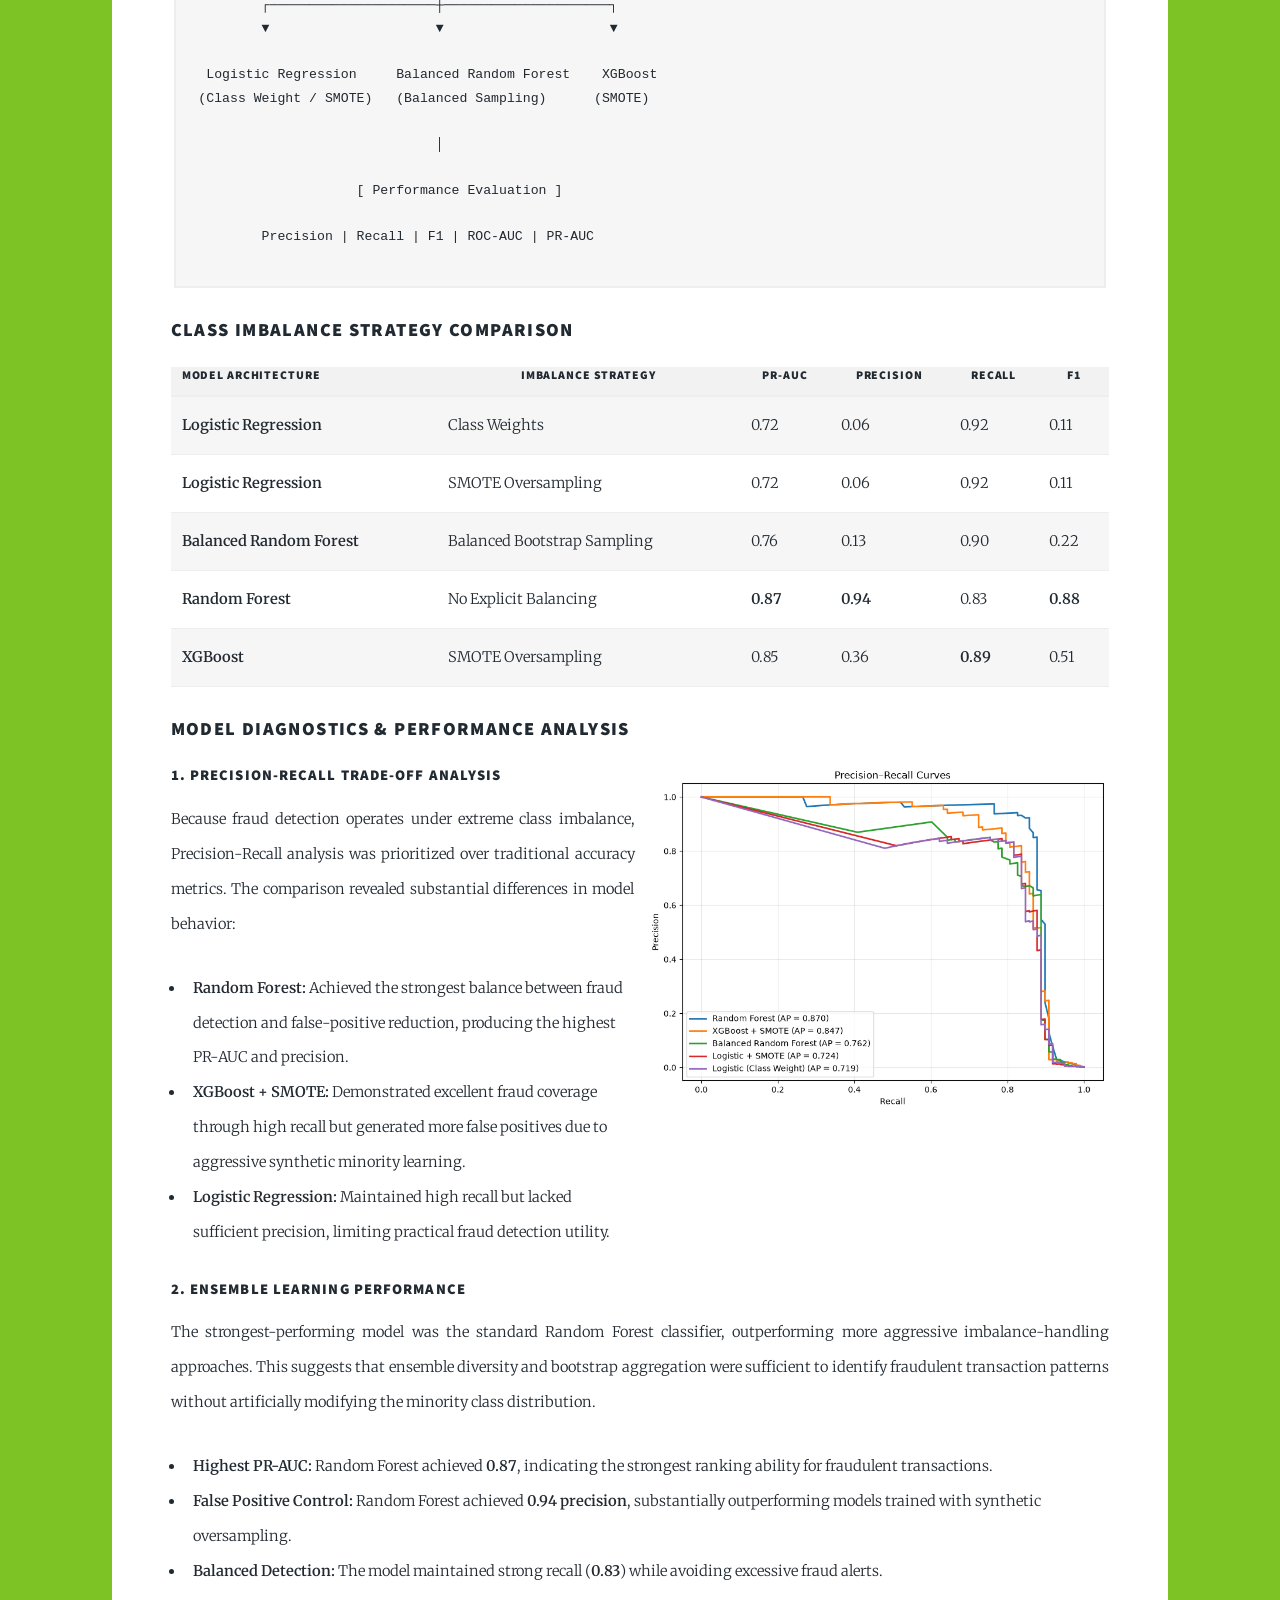
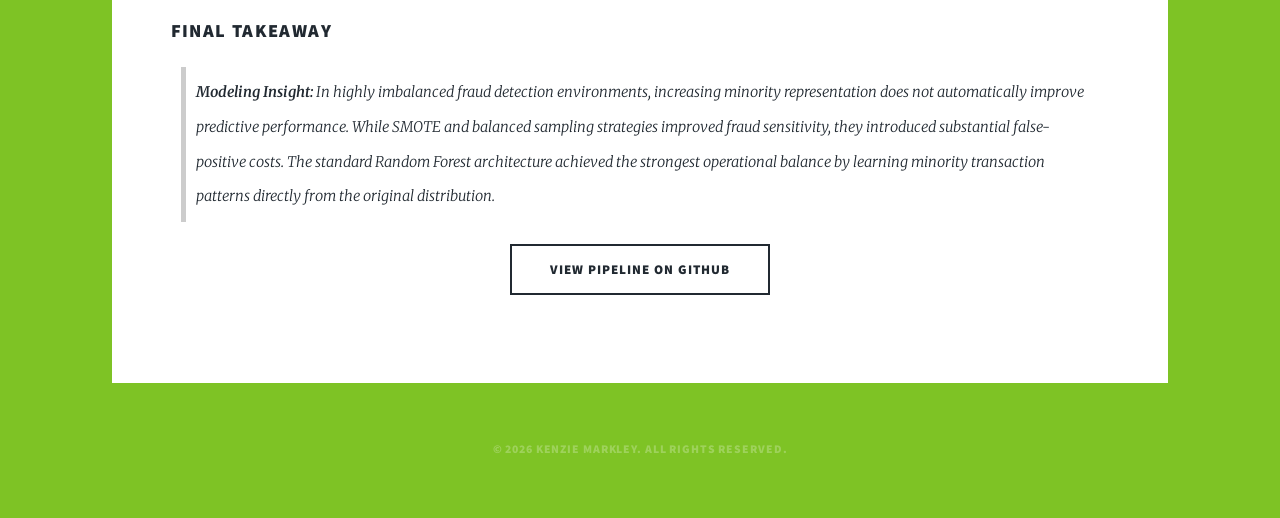
<file: Project6.html>
<!DOCTYPE HTML>
<!--
	Massively by HTML5 UP
	html5up.net | @ajlkn
	Free for personal and commercial use under the CCA 3.0 license (html5up.net/license)
-->
<html>
	<head>
		<title>Credit Card Fraud Detection</title>
		<meta charset="utf-8" />
		<meta name="viewport" content="width=device-width, initial-scale=1, user-scalable=no" />
		<link rel="stylesheet" href="assets/css/main.css" />
		<noscript><link rel="stylesheet" href="assets/css/noscript.css" /></noscript>
	</head>
	<body class="is-preload">

		<!-- Wrapper -->
			<div id="wrapper">

				<!-- Header -->
					<header id="header">
						
					</header>

				<!-- Nav -->
					<nav id="nav">
						<ul class="links">
							<li><a href="index.html">My Projects</a></li>
							<li class="active"><a href="Project6.html">This Project</a></li>
							<li><a href="AboutMe.html">About Me</a></li>
						</ul>
						<ul class="icons">
							<li><a href="https://www.linkedin.com/in/kenzie-markley-a6296a294/" class="icon brands fa-linkedin"><span class="label">LinkedIn</span></a></li>
							<li><a href="https://github.com/kamarkley/credit-card-fraud-detection" class="icon brands fa-github"><span class="label">GitHub</span></a></li>
						</ul>
					</nav>

				<!-- Main -->
					<div id="main">

						<!-- Post -->
							<section class="post">
								<h1>Credit Card <br />
									Fraud Detection</h1>
							    <h3>Executive Summary</h3>

								<p>
								This project establishes an end-to-end supervised learning framework for detecting fraudulent credit card transactions under extreme class imbalance. Rather than optimizing blindly for predictive accuracy, this study investigates how different <strong>imbalance mitigation strategies</strong>—including class weighting, synthetic oversampling, and balanced ensemble methods—impact the precision-recall trade-offs inherent to fraud detection.
								</p>

								<p>
								Using the European Credit Card Fraud Detection dataset containing <strong>284,807 transactions</strong> and only <strong>492 fraudulent events (0.17%)</strong>, this analysis evaluates five machine learning architectures to determine which modeling strategy best balances fraud identification with false-positive control.
								</p>


								<h3>Data Engineering &amp; Imbalance-Aware Preprocessing</h3>

								<p>
								Fraud detection presents a unique modeling challenge because fraudulent transactions are significantly underrepresented. A naive classifier can achieve extremely high accuracy while failing to identify meaningful fraud patterns. The preprocessing pipeline was designed to preserve realistic transaction distributions while preventing information leakage throughout model development.
								</p>

								<ul>
								    <li>
								        <strong>Feature Isolation:</strong> Separated anonymized PCA-transformed transaction variables (<code>V1-V28</code>), transaction amount, and time features from the binary fraud target (<code>Class</code>).
								    </li>

								    <li>
								        <strong>Leakage Prevention:</strong> Implemented preprocessing and modeling workflows using Scikit-Learn compatible pipelines to ensure transformations occurred exclusively within training data.
								    </li>

								    <li>
								        <strong>Imbalance Analysis:</strong> Identified severe class skew, with fraudulent transactions representing only <strong>0.17%</strong> of observations, motivating the evaluation of multiple imbalance strategies.
								    </li>
								</ul>


								<h3>Multi-Architecture Modeling Strategy</h3>

								<p>
								To evaluate how algorithm choice and imbalance handling influence fraud detection, five classification approaches were developed and compared using consistent train-test splits and cross-validated hyperparameter optimization.
								</p>


								<pre><code>
                [ Credit Card Transaction Dataset ]
                              │
                  [ Train/Test Stratified Split ]
                              │
        ┌─────────────────────┼─────────────────────┐
        ▼                     ▼                     ▼

 Logistic Regression     Balanced Random Forest    XGBoost
(Class Weight / SMOTE)   (Balanced Sampling)      (SMOTE)

                              │

                    [ Performance Evaluation ]

        Precision | Recall | F1 | ROC-AUC | PR-AUC
								</code></pre>


								<h3>Class Imbalance Strategy Comparison</h3>

								<table border="1" cellpadding="5" cellspacing="0" style="border-collapse:collapse; width:100%;">
								<thead>
								<tr style="background-color:#f2f2f2;">
								    <th style="text-align:left;">Model Architecture</th>
								    <th style="text-align:center;">Imbalance Strategy</th>
								    <th style="text-align:center;">PR-AUC</th>
								    <th style="text-align:center;">Precision</th>
 								   <th style="text-align:center;">Recall</th>
								    <th style="text-align:center;">F1</th>
								</tr>
								</thead>

								<tbody>

								<tr>
								<td><strong>Logistic Regression</strong></td>
								<td>Class Weights</td>
								<td>0.72</td>
								<td>0.06</td>
								<td>0.92</td>
								<td>0.11</td>
								</tr>

								<tr>
								<td><strong>Logistic Regression</strong></td>
								<td>SMOTE Oversampling</td>
								<td>0.72</td>
								<td>0.06</td>
								<td>0.92</td>
								<td>0.11</td>
								</tr>

								<tr>
								<td><strong>Balanced Random Forest</strong></td>
								<td>Balanced Bootstrap Sampling</td>
								<td>0.76</td>
								<td>0.13</td>
								<td>0.90</td>
								<td>0.22</td>
								</tr>

								<tr>
								<td><strong>Random Forest</strong></td>
								<td>No Explicit Balancing</td>
								<td><strong>0.87</strong></td>
								<td><strong>0.94</strong></td>
								<td>0.83</td>
								<td><strong>0.88</strong></td>
								</tr>

								<tr>
								<td><strong>XGBoost</strong></td>
								<td>SMOTE Oversampling</td>
								<td>0.85</td>
								<td>0.36</td>
								<td><strong>0.89</strong></td>
								<td>0.51</td>
								</tr>

								</tbody>
								</table>


								<h3>Model Diagnostics &amp; Performance Analysis</h3>


								<div class="row gtr-50">

								<div class="col-6">

								<h4>1. Precision-Recall Trade-Off Analysis</h4>

								<p>
								Because fraud detection operates under extreme class imbalance, Precision-Recall analysis was prioritized over traditional accuracy metrics. The comparison revealed substantial differences in model behavior:
								</p>

								<ul>
								<li><strong>Random Forest:</strong> Achieved the strongest balance between fraud detection and false-positive reduction, producing the highest PR-AUC and precision.</li>

								<li><strong>XGBoost + SMOTE:</strong> Demonstrated excellent fraud coverage through high recall but generated more false positives due to aggressive synthetic minority learning.</li>

								<li><strong>Logistic Regression:</strong> Maintained high recall but lacked sufficient precision, limiting practical fraud detection utility.</li>
								</ul>

								</div>


								<div class="col-6">

								<span class="image main">
								<img src="images/overlayed_pr_auc_curves.png" alt="Precision Recall Curve Comparison">
								</span>

								</div>

								</div>


								<h4>2. Ensemble Learning Performance</h4>

								<p>
								The strongest-performing model was the standard Random Forest classifier, outperforming more aggressive imbalance-handling approaches. This suggests that ensemble diversity and bootstrap aggregation were sufficient to identify fraudulent transaction patterns without artificially modifying the minority class distribution.
								</p>


								<ul>
								<li>
								<strong>Highest PR-AUC:</strong> Random Forest achieved <strong>0.87</strong>, indicating the strongest ranking ability for fraudulent transactions.
								</li>

								<li>
								<strong>False Positive Control:</strong> Random Forest achieved <strong>0.94 precision</strong>, substantially outperforming models trained with synthetic oversampling.
								</li>

								<li>
								<strong>Balanced Detection:</strong> The model maintained strong recall (<strong>0.83</strong>) while avoiding excessive fraud alerts.
								</li>
								</ul>


								<h3>Final Takeaway</h3>

								<blockquote style="margin:1.5em 10px; padding:0.5em 10px; border-left:5px solid #ccc;">

								<strong>Modeling Insight:</strong>
								In highly imbalanced fraud detection environments, increasing minority representation does not automatically improve predictive performance. While SMOTE and balanced sampling strategies improved fraud sensitivity, they introduced substantial false-positive costs. The standard Random Forest architecture achieved the strongest operational balance by learning minority transaction patterns directly from the original distribution.

								</blockquote>
								<ul class="actions special">
    								<li><a href="https://github.com/kamarkley/credit-card-fraud-detection" class="button large" target="_blank" rel="noopener noreferrer">View Pipeline on GitHub</a></li>
								</ul>

							</section>

					</div>

				<!-- Footer -->
					

				<!-- Copyright -->
					<div id="copyright">
						<ul><li>&copy; 2026 Kenzie Markley. All rights reserved.</li></ul>
					</div>

			</div>

		<!-- Scripts -->
			<script src="assets/js/jquery.min.js"></script>
			<script src="assets/js/jquery.scrollex.min.js"></script>
			<script src="assets/js/jquery.scrolly.min.js"></script>
			<script src="assets/js/browser.min.js"></script>
			<script src="assets/js/breakpoints.min.js"></script>
			<script src="assets/js/util.js"></script>
			<script src="assets/js/main.js"></script>

	</body>
</html>
</file>
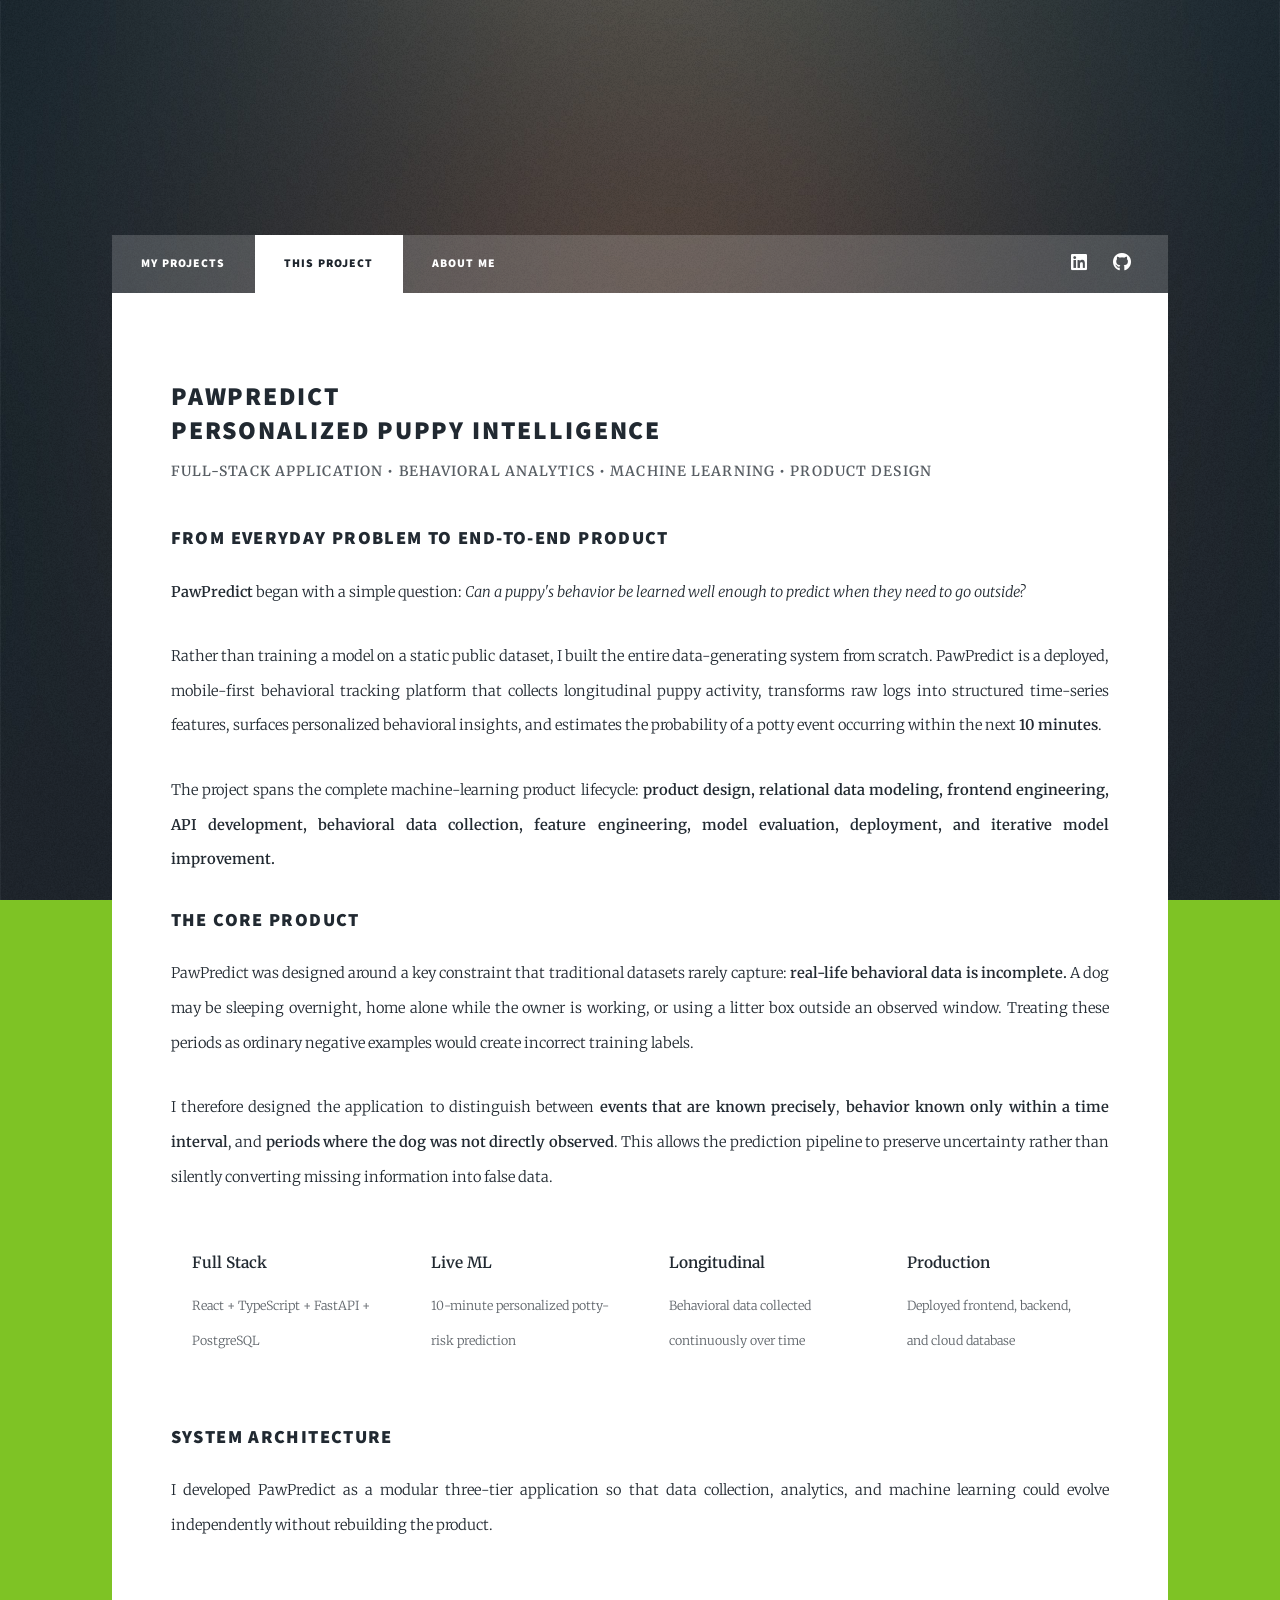
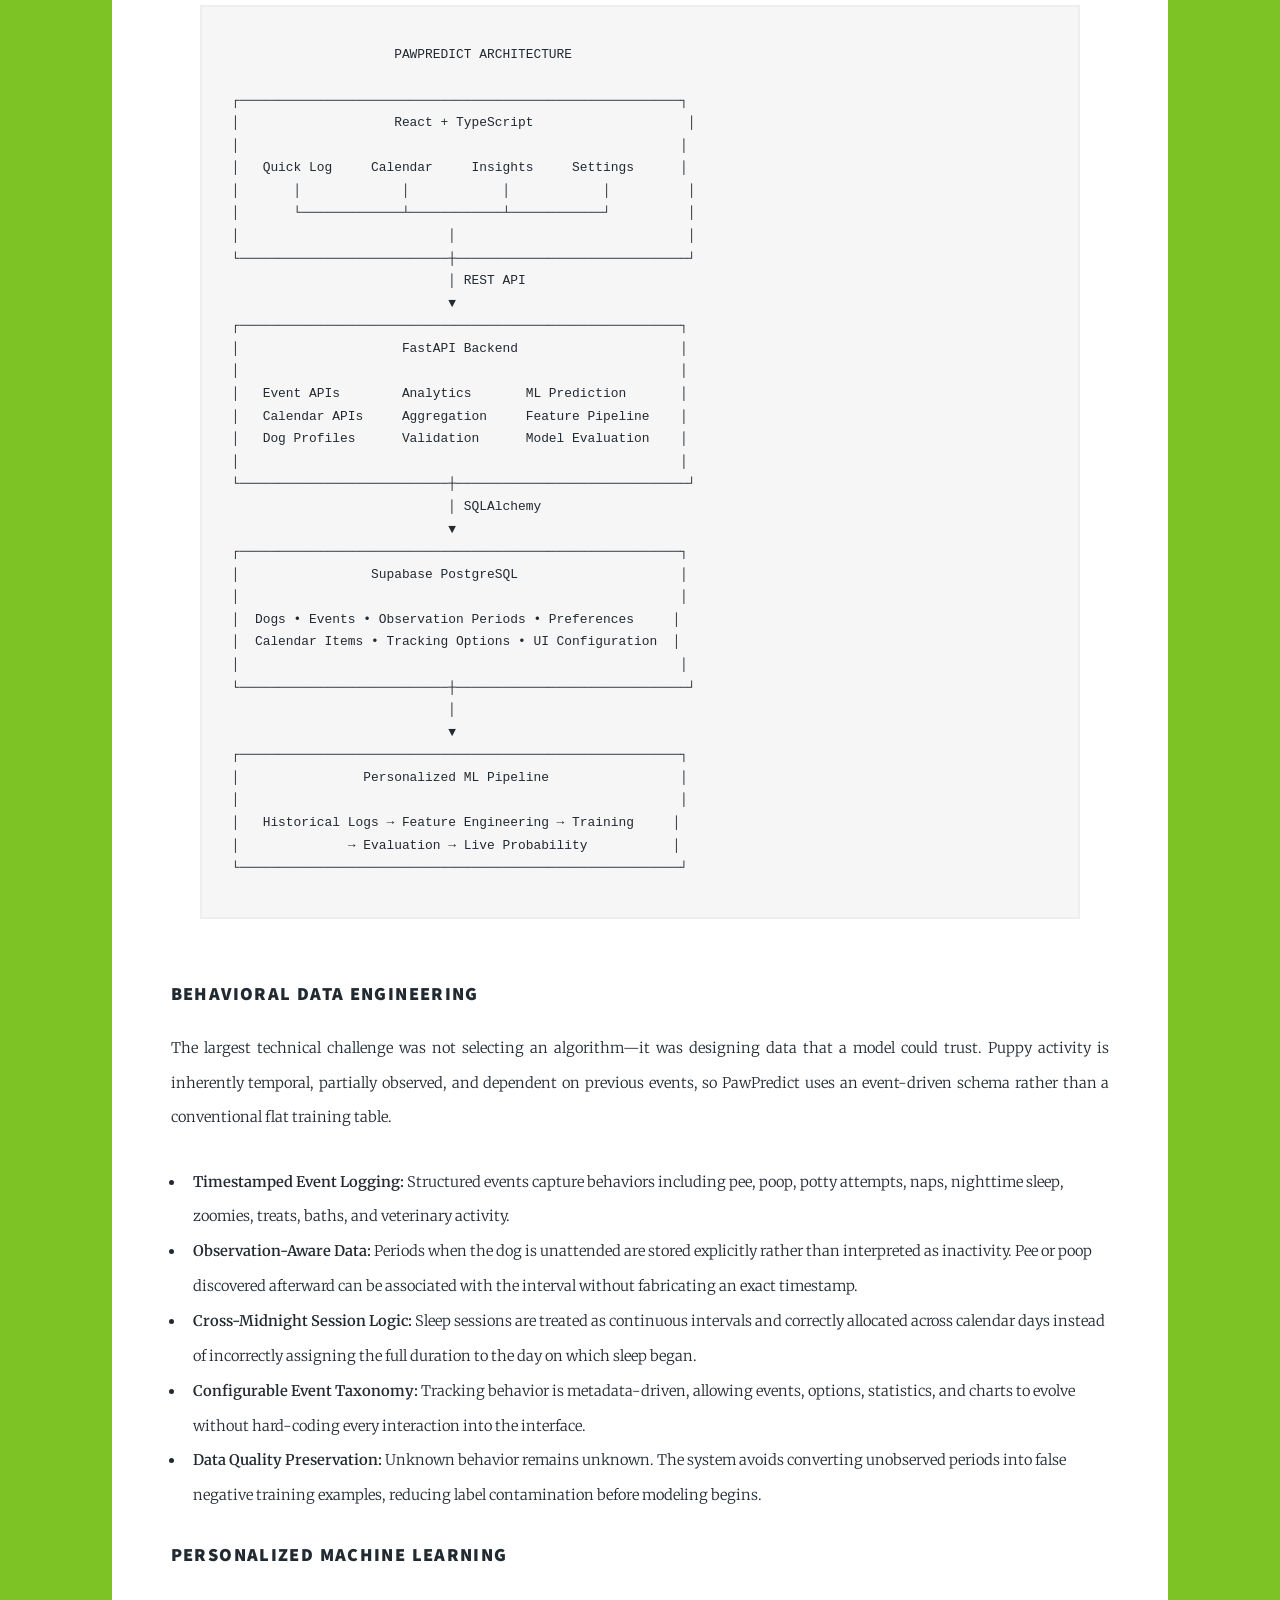
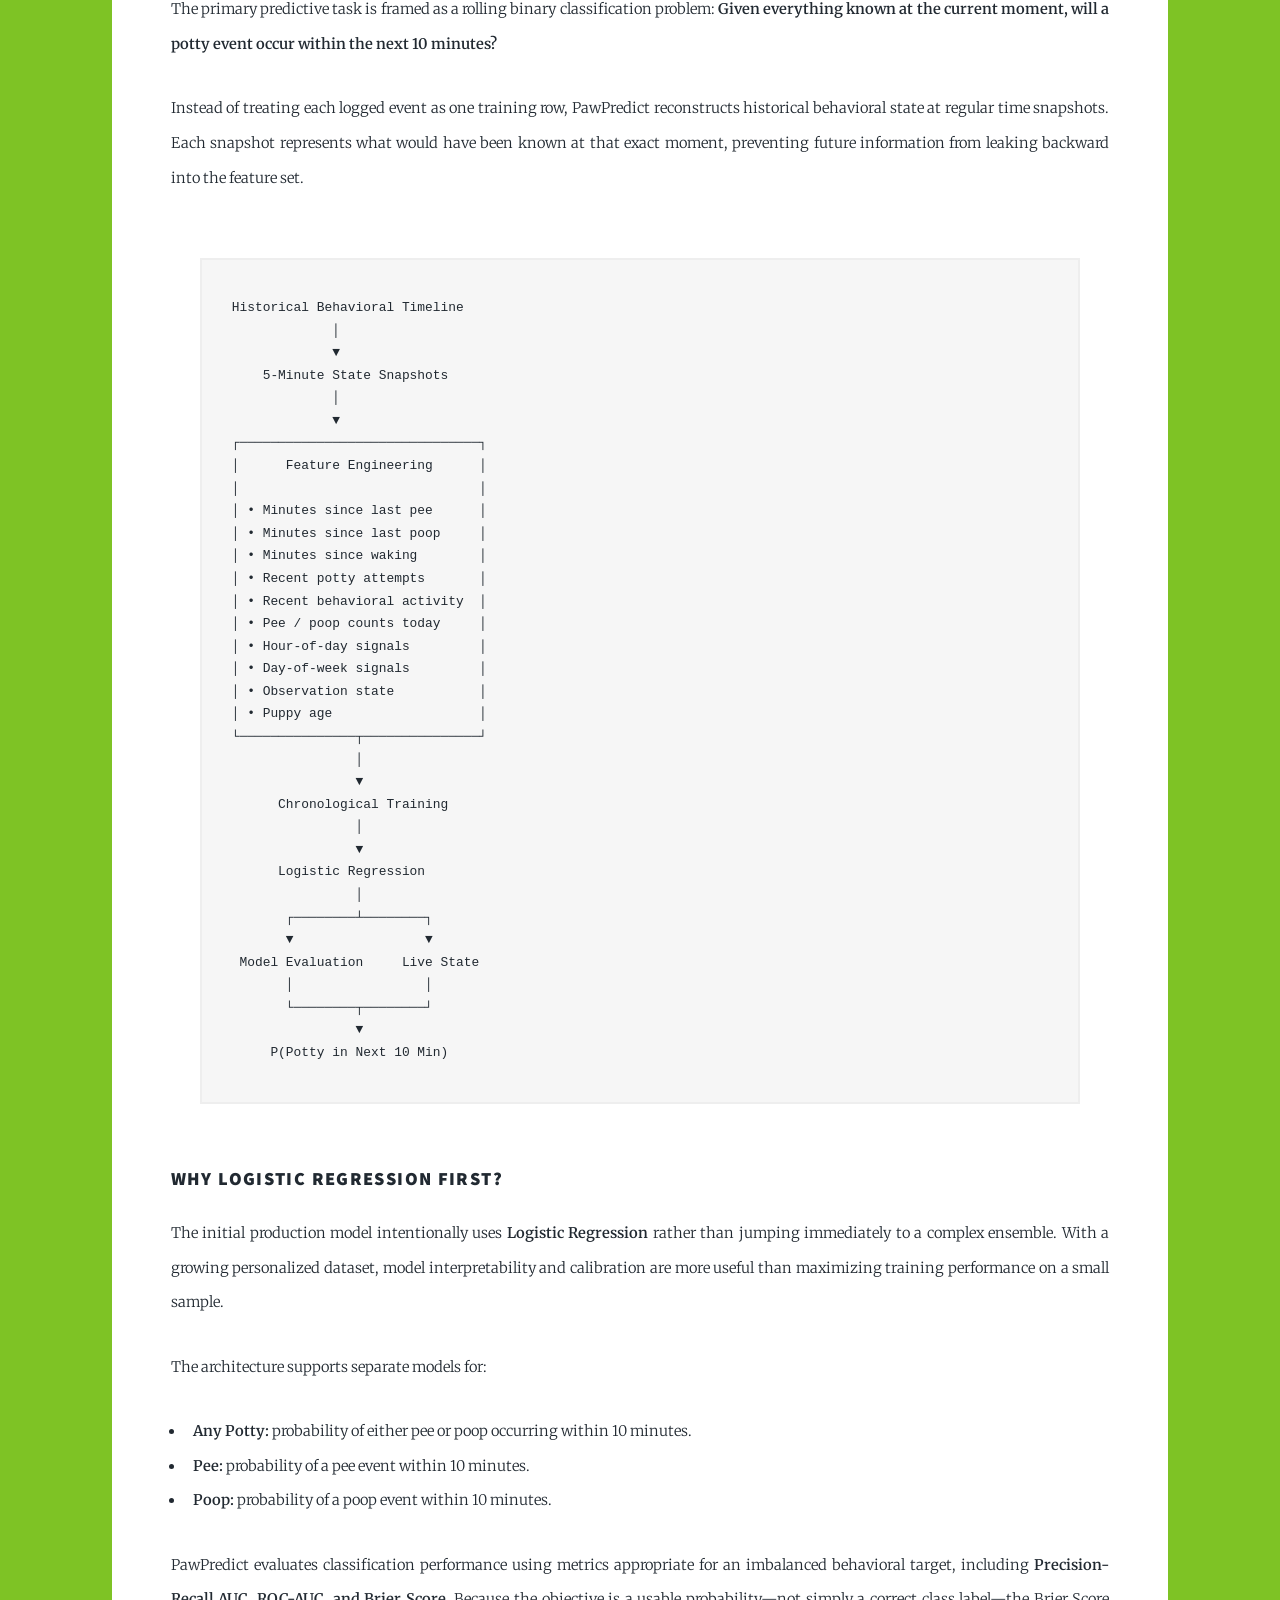
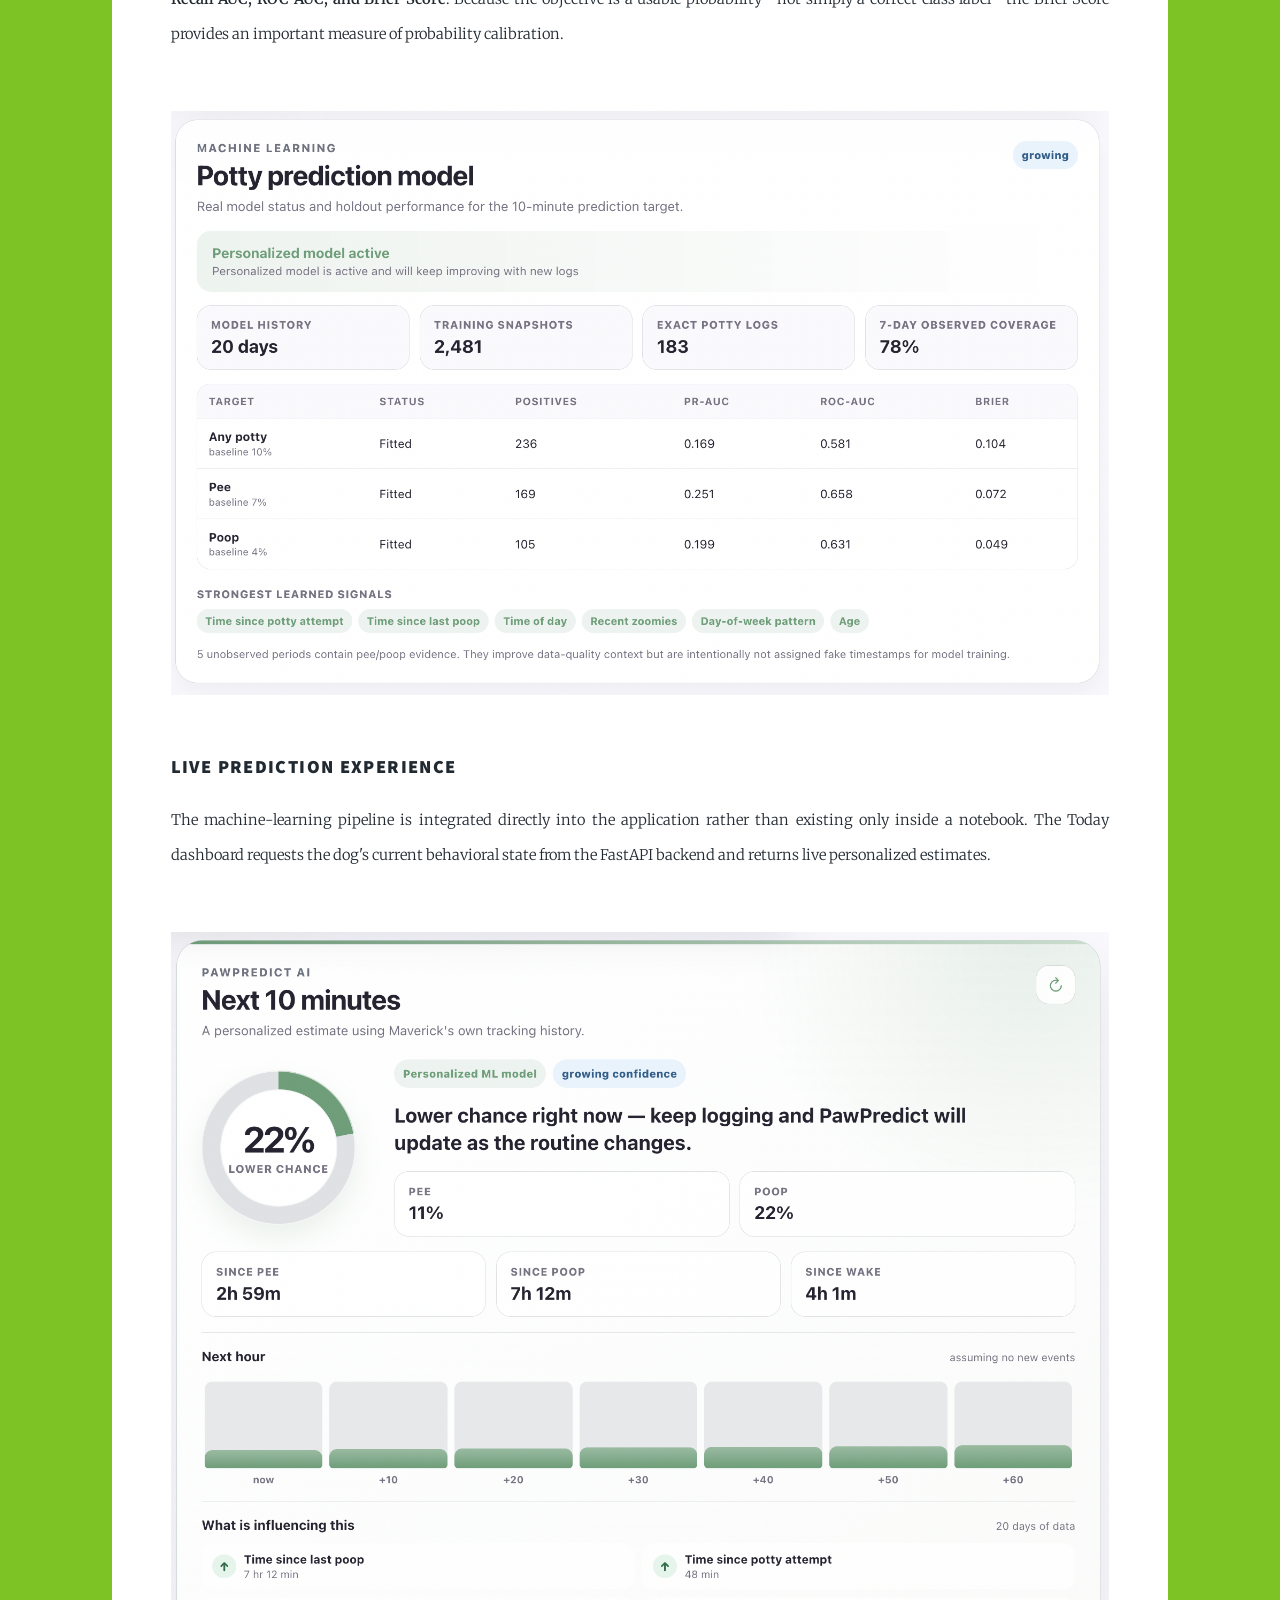
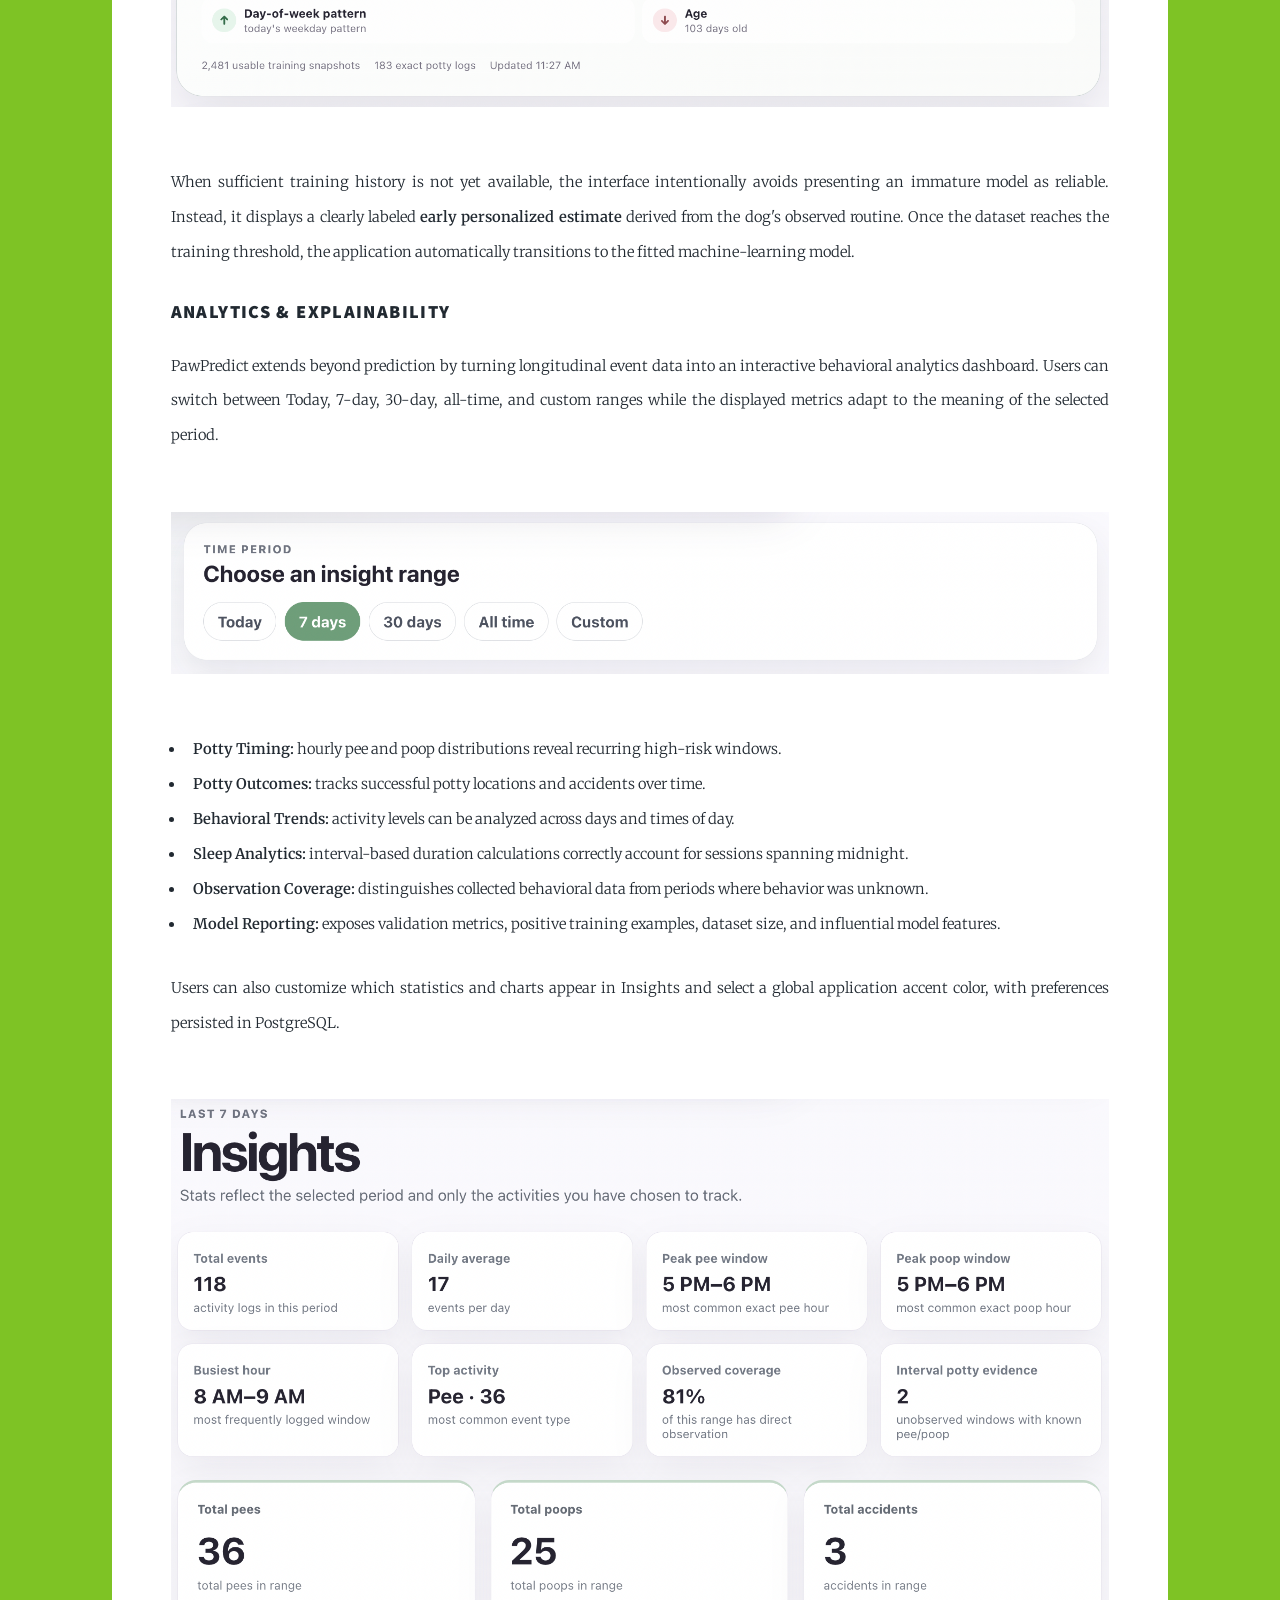
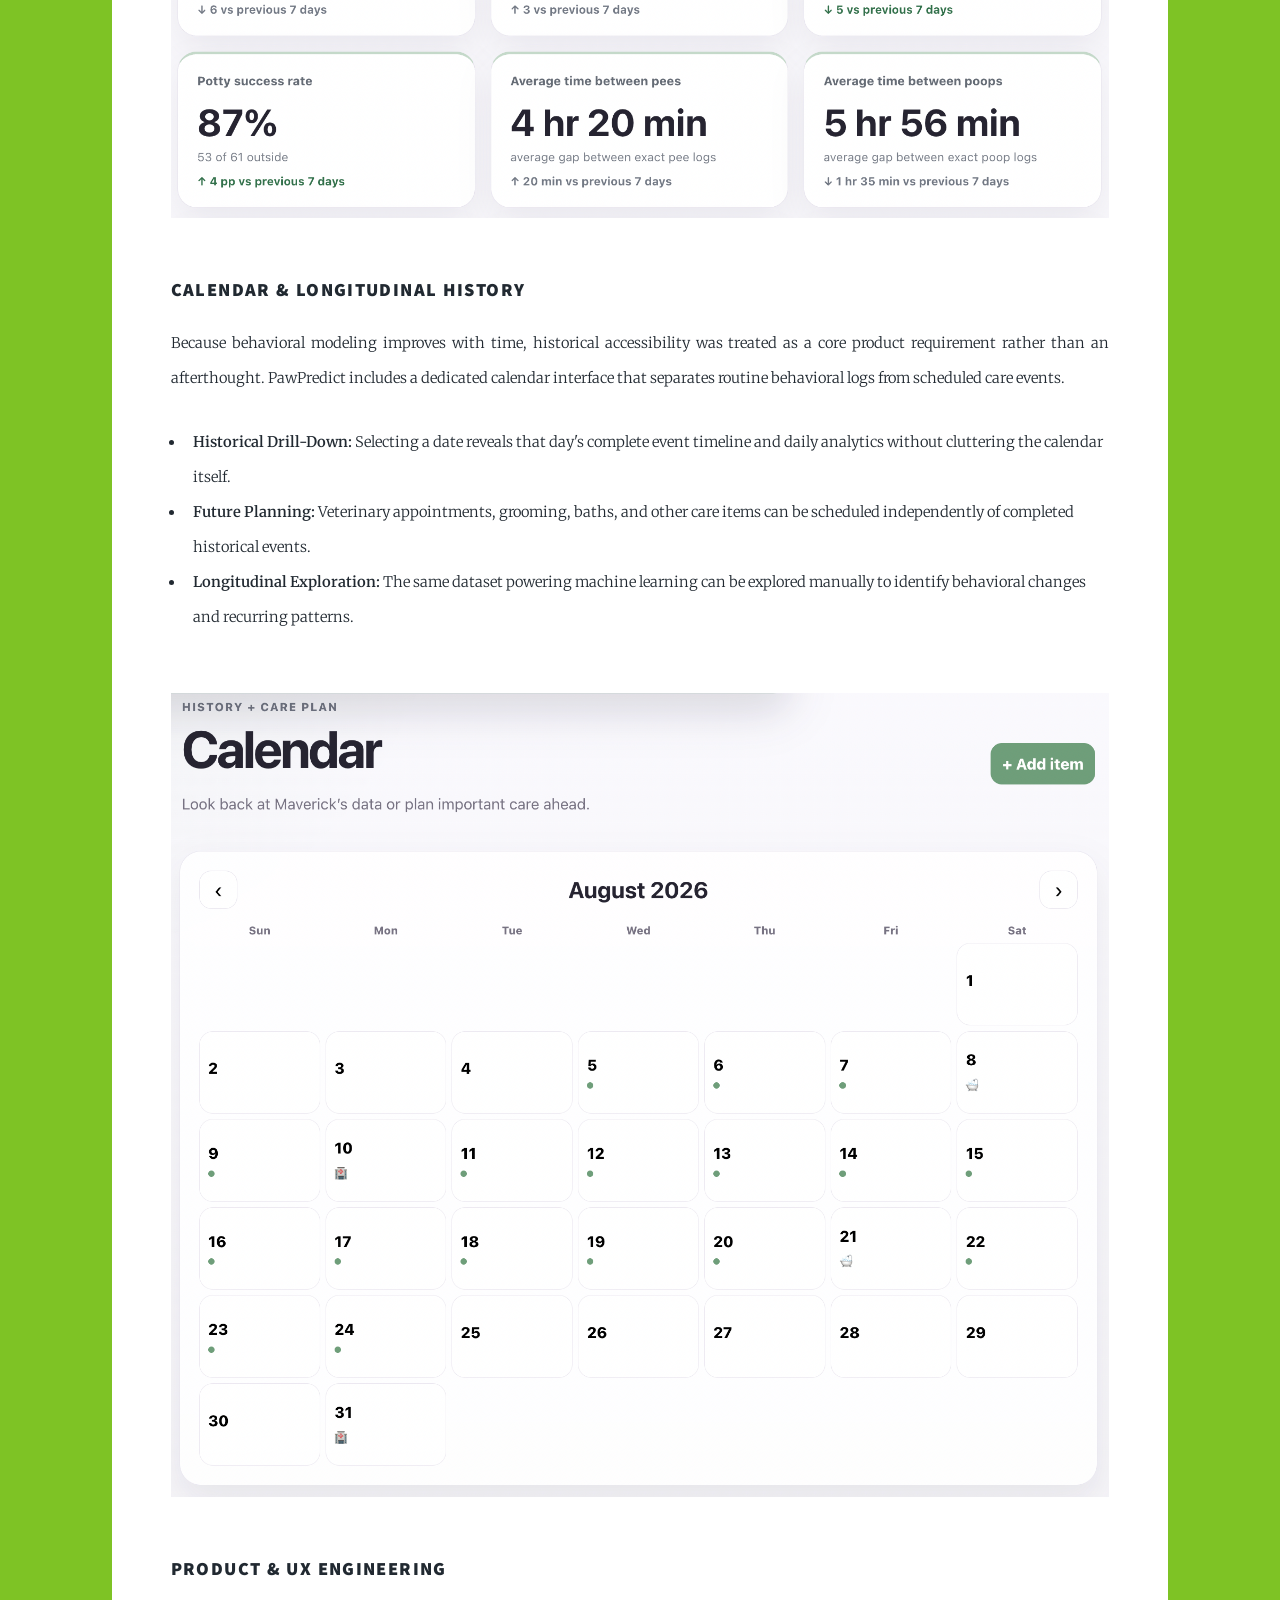
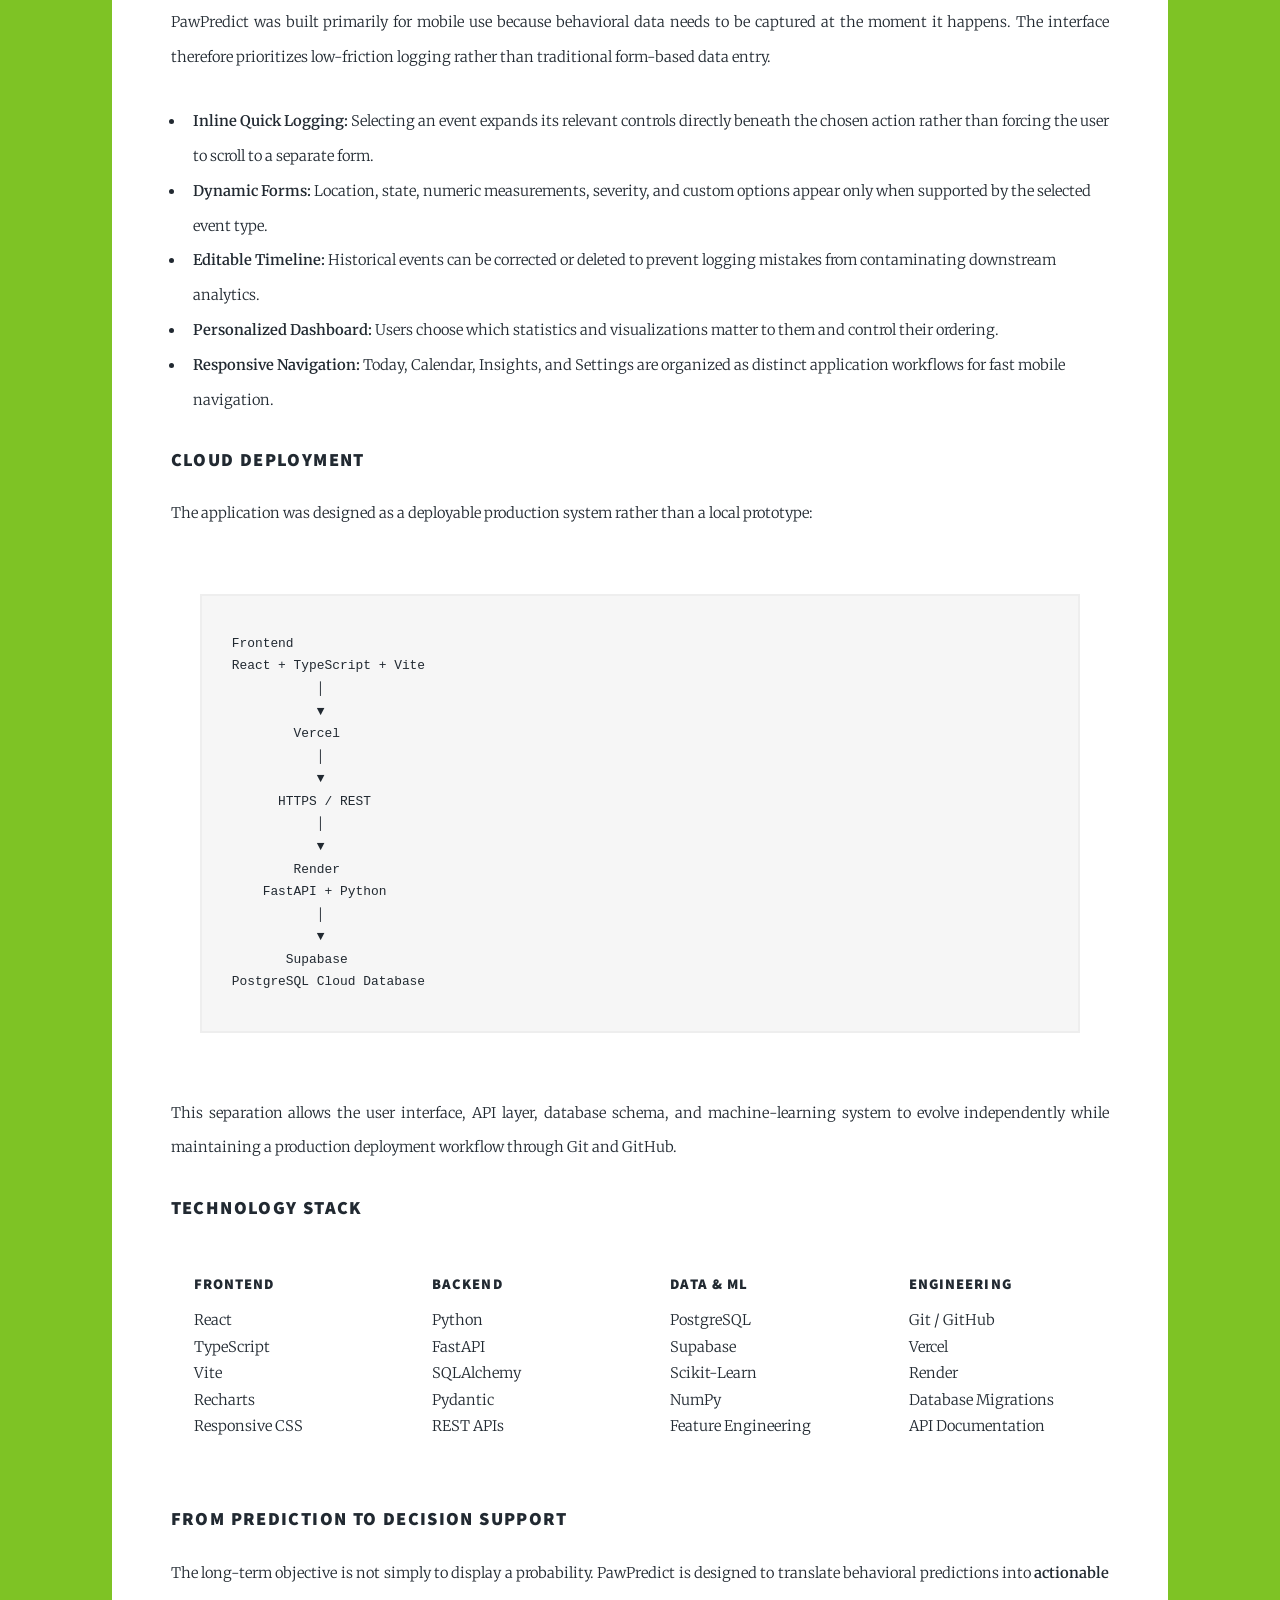
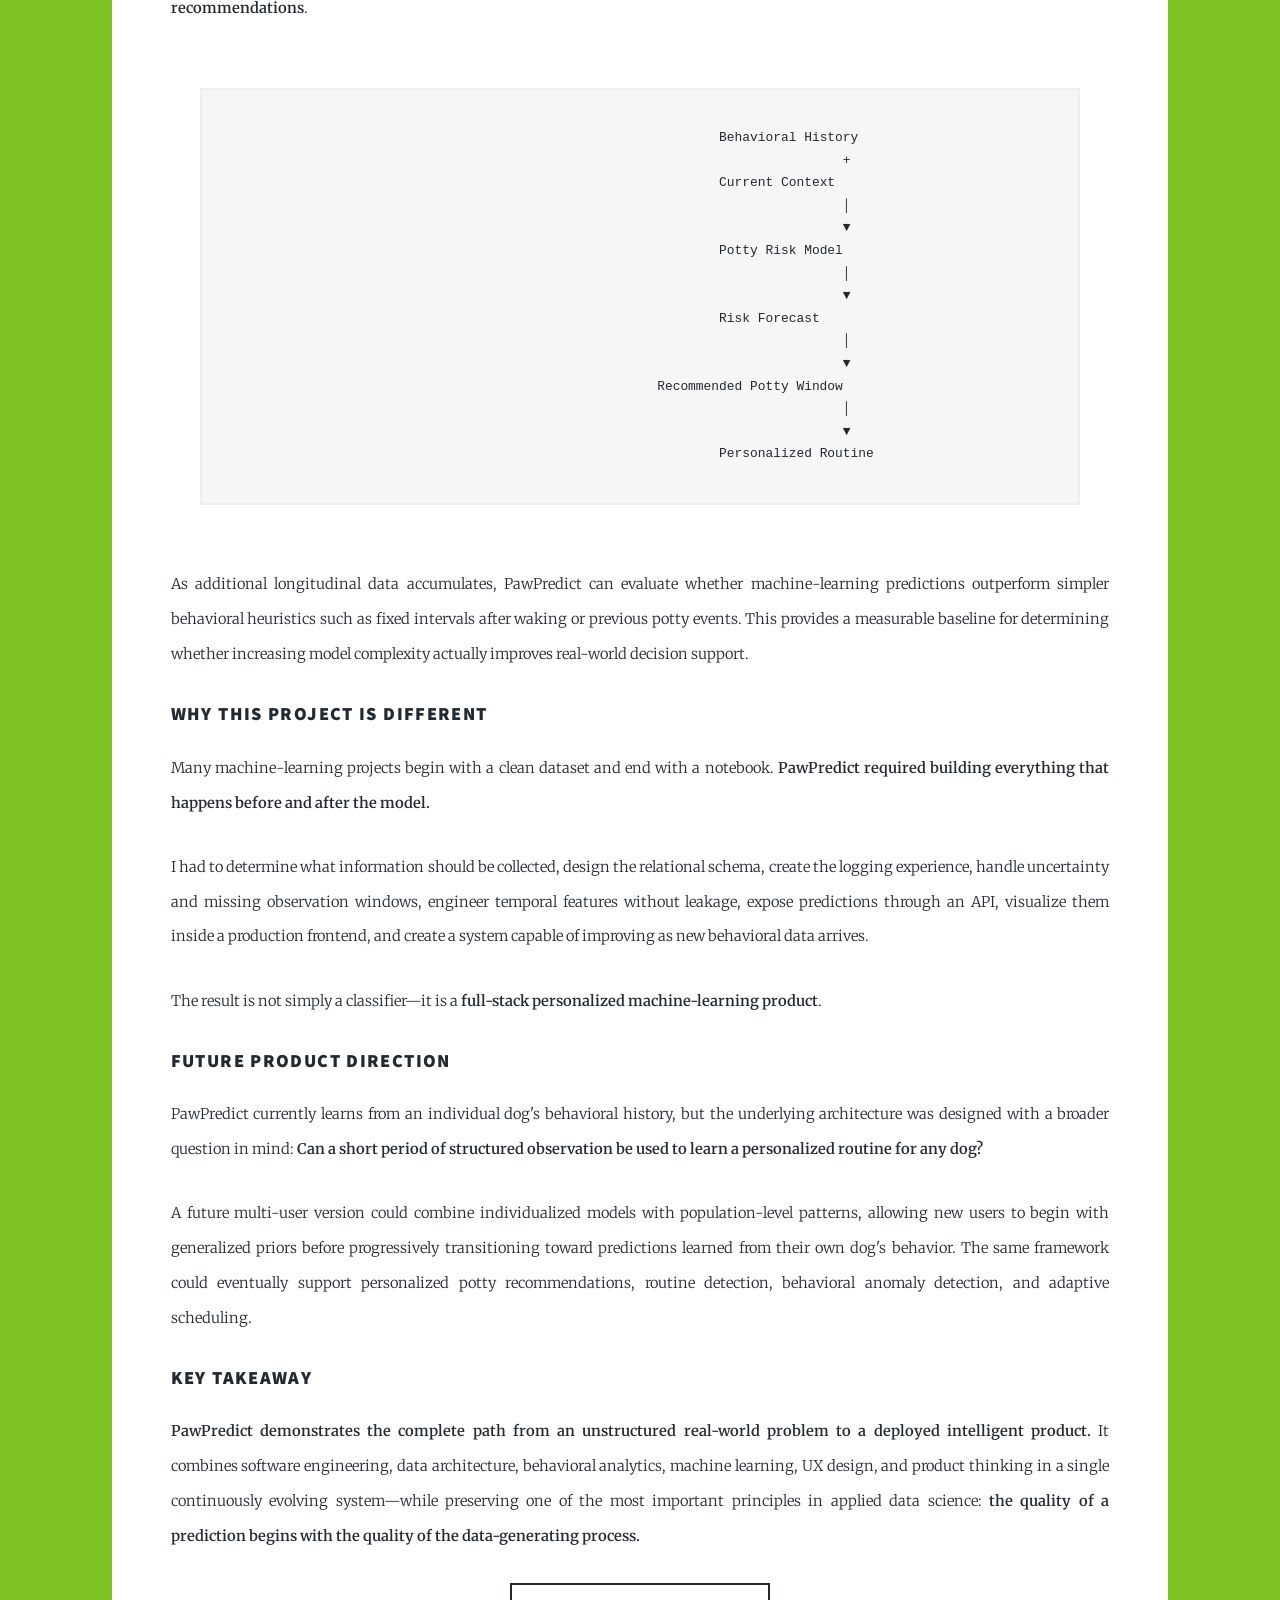
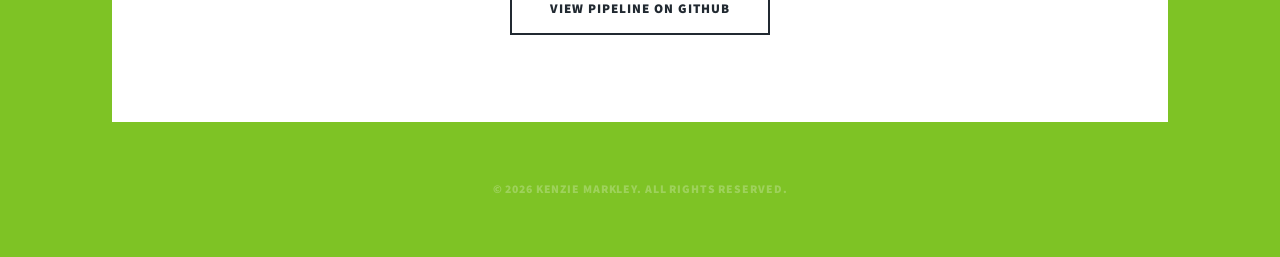
<file: Project7.html>
<!DOCTYPE HTML>
<!--
	Massively by HTML5 UP
	html5up.net | @ajlkn
	Free for personal and commercial use under the CCA 3.0 license (html5up.net/license)
-->
<html>
	<head>
		<title>Generic Page - Massively by HTML5 UP</title>
		<meta charset="utf-8" />
		<meta name="viewport" content="width=device-width, initial-scale=1, user-scalable=no" />
		<link rel="stylesheet" href="assets/css/main.css" />
		<noscript><link rel="stylesheet" href="assets/css/noscript.css" /></noscript>
	</head>
	<body class="is-preload">

		<!-- Wrapper -->
			<div id="wrapper">

				<!-- Header -->
					<header id="header">
						
					</header>

				<!-- Nav -->
					<nav id="nav">
						<ul class="links">
							<li><a href="index.html">My Projects</a></li>
							<li class="active"><a href="Project1.html">This Project</a></li>
							<li><a href="AboutMe.html">About Me</a></li>
						</ul>
						<ul class="icons">
							<li><a href="#" class="icon brands fa-linkedin"><span class="label">LinkedIn</span></a></li>
							<li><a href="#" class="icon brands fa-github"><span class="label">GitHub</span></a></li>
						</ul>
					</nav>

				<!-- Main -->
					<div id="main">

						<!-- Post -->
							<section class="post pawpredict-project">

								<h2>PawPredict <br />
									Personalized Puppy Intelligence</h2>

								<p class="project-tagline">
									<strong>Full-Stack Application • Behavioral Analytics • Machine Learning • Product Design</strong>
								</p>

								<h3>From Everyday Problem to End-to-End Product</h3>

								<p>
									<strong>PawPredict</strong> began with a simple question:
									<em>Can a puppy's behavior be learned well enough to predict when they need to go outside?</em>
								</p>

								<p>
									Rather than training a model on a static public dataset, I built the entire data-generating system from scratch.
									PawPredict is a deployed, mobile-first behavioral tracking platform that collects longitudinal puppy activity,
									transforms raw logs into structured time-series features, surfaces personalized behavioral insights, and estimates
									the probability of a potty event occurring within the next <strong>10 minutes</strong>.
								</p>
							
								<p>
									The project spans the complete machine-learning product lifecycle:
									<strong>product design, relational data modeling, frontend engineering, API development, behavioral data collection,
									feature engineering, model evaluation, deployment, and iterative model improvement.</strong>
								</p>
							

								<h3>The Core Product</h3>

								<p>
									PawPredict was designed around a key constraint that traditional datasets rarely capture:
									<strong>real-life behavioral data is incomplete.</strong>
									A dog may be sleeping overnight, home alone while the owner is working, or using a litter box outside an observed
									window. Treating these periods as ordinary negative examples would create incorrect training labels.
								</p>

								<p>
									I therefore designed the application to distinguish between <strong>events that are known precisely</strong>,
									<strong>behavior known only within a time interval</strong>, and <strong>periods where the dog was not directly observed</strong>.
									This allows the prediction pipeline to preserve uncertainty rather than silently converting missing information into false data.
								</p>

								<div class="project-highlights">
									<div class="project-highlight">
										<strong>Full Stack</strong>
										<span>React + TypeScript + FastAPI + PostgreSQL</span>
									</div>

									<div class="project-highlight">
										<strong>Live ML</strong>
										<span>10-minute personalized potty-risk prediction</span>
									</div>

									<div class="project-highlight">
										<strong>Longitudinal</strong>
										<span>Behavioral data collected continuously over time</span>
									</div>

									<div class="project-highlight">
										<strong>Production</strong>
										<span>Deployed frontend, backend, and cloud database</span>
									</div>
								</div>


								<h3>System Architecture</h3>

								<p>
									I developed PawPredict as a modular three-tier application so that data collection, analytics, and machine learning
									could evolve independently without rebuilding the product.
								</p>

								<pre><code>
                      PAWPREDICT ARCHITECTURE

 ┌─────────────────────────────────────────────────────────┐
 │                    React + TypeScript                    │
 │                                                         │
 │   Quick Log     Calendar     Insights     Settings      │
 │       │             │            │            │          │
 │       └─────────────┴────────────┴────────────┘          │
 │                           │                              │
 └───────────────────────────┼──────────────────────────────┘
                             │ REST API
                             ▼
 ┌─────────────────────────────────────────────────────────┐
 │                     FastAPI Backend                     │
 │                                                         │
 │   Event APIs        Analytics       ML Prediction       │
 │   Calendar APIs     Aggregation     Feature Pipeline    │
 │   Dog Profiles      Validation      Model Evaluation    │
 │                                                         │
 └───────────────────────────┼──────────────────────────────┘
                             │ SQLAlchemy
                             ▼
 ┌─────────────────────────────────────────────────────────┐
 │                 Supabase PostgreSQL                     │
 │                                                         │
 │  Dogs • Events • Observation Periods • Preferences     │
 │  Calendar Items • Tracking Options • UI Configuration  │
 │                                                         │
 └───────────────────────────┼──────────────────────────────┘
                             │
                             ▼
 ┌─────────────────────────────────────────────────────────┐
 │                Personalized ML Pipeline                 │
 │                                                         │
 │   Historical Logs → Feature Engineering → Training     │
 │              → Evaluation → Live Probability           │
 └─────────────────────────────────────────────────────────┘
								</code></pre>


								<h3>Behavioral Data Engineering</h3>

								<p>
									The largest technical challenge was not selecting an algorithm—it was designing data that a model could trust.
									Puppy activity is inherently temporal, partially observed, and dependent on previous events, so PawPredict uses an
									event-driven schema rather than a conventional flat training table.
								</p>

								<ul>
									<li>
										<strong>Timestamped Event Logging:</strong>
										Structured events capture behaviors including pee, poop, potty attempts, naps, nighttime sleep,
										zoomies, treats, baths, and veterinary activity.
									</li>

									<li>
										<strong>Observation-Aware Data:</strong>
										Periods when the dog is unattended are stored explicitly rather than interpreted as inactivity.
										Pee or poop discovered afterward can be associated with the interval without fabricating an exact timestamp.
									</li>

									<li>
										<strong>Cross-Midnight Session Logic:</strong>
										Sleep sessions are treated as continuous intervals and correctly allocated across calendar days instead
										of incorrectly assigning the full duration to the day on which sleep began.
									</li>

									<li>
										<strong>Configurable Event Taxonomy:</strong>
										Tracking behavior is metadata-driven, allowing events, options, statistics, and charts to evolve without
										hard-coding every interaction into the interface.
									</li>

									<li>
										<strong>Data Quality Preservation:</strong>
										Unknown behavior remains unknown. The system avoids converting unobserved periods into false negative
										training examples, reducing label contamination before modeling begins.
									</li>
								</ul>


								<h3>Personalized Machine Learning</h3>

								<p>
									The primary predictive task is framed as a rolling binary classification problem:
									<strong>Given everything known at the current moment, will a potty event occur within the next 10 minutes?</strong>
								</p>

								<p>
									Instead of treating each logged event as one training row, PawPredict reconstructs historical behavioral state at
									regular time snapshots. Each snapshot represents what would have been known at that exact moment, preventing future
									information from leaking backward into the feature set.
								</p>

								<pre><code>
 Historical Behavioral Timeline
              │
              ▼
     5-Minute State Snapshots
              │
              ▼
 ┌───────────────────────────────┐
 │      Feature Engineering      │
 │                               │
 │ • Minutes since last pee      │
 │ • Minutes since last poop     │
 │ • Minutes since waking        │
 │ • Recent potty attempts       │
 │ • Recent behavioral activity  │
 │ • Pee / poop counts today     │
 │ • Hour-of-day signals         │
 │ • Day-of-week signals         │
 │ • Observation state           │
 │ • Puppy age                   │
 └───────────────┬───────────────┘
                 │
                 ▼
       Chronological Training
                 │
                 ▼
       Logistic Regression
                 │
        ┌────────┴────────┐
        ▼                 ▼
  Model Evaluation     Live State
        │                 │
        └────────┬────────┘
                 ▼
      P(Potty in Next 10 Min)
								</code></pre>


								<h3>Why Logistic Regression First?</h3>

								<p>
									The initial production model intentionally uses <strong>Logistic Regression</strong> rather than jumping immediately
									to a complex ensemble. With a growing personalized dataset, model interpretability and calibration are more useful
									than maximizing training performance on a small sample.
								</p>

								<p>
									The architecture supports separate models for:
								</p>

								<ul>
									<li><strong>Any Potty:</strong> probability of either pee or poop occurring within 10 minutes.</li>
									<li><strong>Pee:</strong> probability of a pee event within 10 minutes.</li>
									<li><strong>Poop:</strong> probability of a poop event within 10 minutes.</li>
								</ul>
							
								<p>
									PawPredict evaluates classification performance using metrics appropriate for an imbalanced behavioral target,
									including <strong>Precision-Recall AUC, ROC-AUC, and Brier Score</strong>.
									Because the objective is a usable probability—not simply a correct class label—the Brier Score provides an important
									measure of probability calibration.
								</p>

								<span class="image main"><img src="images/mlmodel.png" alt="" /></span>


								<h3>Live Prediction Experience</h3>

								<p>
									The machine-learning pipeline is integrated directly into the application rather than existing only inside a notebook.
									The Today dashboard requests the dog's current behavioral state from the FastAPI backend and returns live personalized estimates.
								</p>
							
								<span class="image main"><img src="images/pawpredictai.png" alt="" /></span>

								<p>
									When sufficient training history is not yet available, the interface intentionally avoids presenting an immature model
									as reliable. Instead, it displays a clearly labeled <strong>early personalized estimate</strong> derived from the dog's
									observed routine. Once the dataset reaches the training threshold, the application automatically transitions to the
									fitted machine-learning model.
								</p>


								<h3>Analytics &amp; Explainability</h3>

								<p>
									PawPredict extends beyond prediction by turning longitudinal event data into an interactive behavioral analytics dashboard.
									Users can switch between Today, 7-day, 30-day, all-time, and custom ranges while the displayed metrics adapt to the
									meaning of the selected period.
								</p>

								<span class="image main"><img src="images/insightrange.png" alt="" /></span>
								<ul>
									<li><strong>Potty Timing:</strong> hourly pee and poop distributions reveal recurring high-risk windows.</li>
									<li><strong>Potty Outcomes:</strong> tracks successful potty locations and accidents over time.</li>
									<li><strong>Behavioral Trends:</strong> activity levels can be analyzed across days and times of day.</li>
									<li><strong>Sleep Analytics:</strong> interval-based duration calculations correctly account for sessions spanning midnight.</li>
									<li><strong>Observation Coverage:</strong> distinguishes collected behavioral data from periods where behavior was unknown.</li>
									<li><strong>Model Reporting:</strong> exposes validation metrics, positive training examples, dataset size, and influential model features.</li>
								</ul>

								<p>
									Users can also customize which statistics and charts appear in Insights and select a global application accent color,
									with preferences persisted in PostgreSQL.
								</p>
								<span class="image main"><img src="images/insights.png" alt="" /></span>


								<h3>Calendar &amp; Longitudinal History</h3>

								<p>
									Because behavioral modeling improves with time, historical accessibility was treated as a core product requirement rather
									than an afterthought. PawPredict includes a dedicated calendar interface that separates routine behavioral logs from
									scheduled care events.
								</p>

								<ul>
									<li>
										<strong>Historical Drill-Down:</strong>
										Selecting a date reveals that day's complete event timeline and daily analytics without cluttering the calendar itself.
									</li>

									<li>
										<strong>Future Planning:</strong>
										Veterinary appointments, grooming, baths, and other care items can be scheduled independently of completed historical events.
									</li>

									<li>
										<strong>Longitudinal Exploration:</strong>
										The same dataset powering machine learning can be explored manually to identify behavioral changes and recurring patterns.
									</li>
								</ul>

								<span class="image main"><img src="images/calendar.png" alt="" /></span>

								<h3>Product &amp; UX Engineering</h3>

								<p>
									PawPredict was built primarily for mobile use because behavioral data needs to be captured at the moment it happens.
									The interface therefore prioritizes low-friction logging rather than traditional form-based data entry.
								</p>

								<ul>
									<li>
										<strong>Inline Quick Logging:</strong>
										Selecting an event expands its relevant controls directly beneath the chosen action rather than forcing the user
										to scroll to a separate form.
									</li>

									<li>
										<strong>Dynamic Forms:</strong>
										Location, state, numeric measurements, severity, and custom options appear only when supported by the selected event type.
									</li>

									<li>
										<strong>Editable Timeline:</strong>
										Historical events can be corrected or deleted to prevent logging mistakes from contaminating downstream analytics.
									</li>
							
									<li>
										<strong>Personalized Dashboard:</strong>
										Users choose which statistics and visualizations matter to them and control their ordering.
									</li>
							
									<li>
										<strong>Responsive Navigation:</strong>
										Today, Calendar, Insights, and Settings are organized as distinct application workflows for fast mobile navigation.
									</li>
								</ul>
							
							
								<h3>Cloud Deployment</h3>
							
								<p>
									The application was designed as a deployable production system rather than a local prototype:
								</p>
							
								<pre><code>
 Frontend
 React + TypeScript + Vite
            │
            ▼
         Vercel
            │
            ▼
       HTTPS / REST
            │
            ▼
         Render
     FastAPI + Python
            │
            ▼
        Supabase
 PostgreSQL Cloud Database
								</code></pre>

								<p>
									This separation allows the user interface, API layer, database schema, and machine-learning system to evolve independently
									while maintaining a production deployment workflow through Git and GitHub.
								</p>


								<h3>Technology Stack</h3>

								<div class="tech-stack-grid">

									<div>
										<h4>Frontend</h4>
										<p>
											React<br />
											TypeScript<br />
											Vite<br />
											Recharts<br />
											Responsive CSS
										</p>
									</div>

									<div>
										<h4>Backend</h4>
										<p>
											Python<br />
											FastAPI<br />
											SQLAlchemy<br />
											Pydantic<br />
											REST APIs
										</p>
									</div>

									<div>
										<h4>Data &amp; ML</h4>
										<p>
											PostgreSQL<br />
											Supabase<br />
											Scikit-Learn<br />
											NumPy<br />
											Feature Engineering
										</p>
									</div>

									<div>
										<h4>Engineering</h4>
										<p>
											Git / GitHub<br />
											Vercel<br />
											Render<br />
											Database Migrations<br />
											API Documentation
										</p>
									</div>

								</div>


								<h3>From Prediction to Decision Support</h3>

								<p>
									The long-term objective is not simply to display a probability. PawPredict is designed to translate behavioral predictions
									into <strong>actionable recommendations</strong>.
								</p>

								<pre><code>
								Behavioral History
										+
								Current Context
										│
										▼
								Potty Risk Model
										│
										▼
								Risk Forecast
										│
										▼
							Recommended Potty Window
										│
										▼
								Personalized Routine
								</code></pre>

								<p>
									As additional longitudinal data accumulates, PawPredict can evaluate whether machine-learning predictions outperform
									simpler behavioral heuristics such as fixed intervals after waking or previous potty events. This provides a measurable
									baseline for determining whether increasing model complexity actually improves real-world decision support.
								</p>


								<h3>Why This Project Is Different</h3>

								<p>
									Many machine-learning projects begin with a clean dataset and end with a notebook.
									<strong>PawPredict required building everything that happens before and after the model.</strong>
								</p>

								<p>
									I had to determine what information should be collected, design the relational schema, create the logging experience,
									handle uncertainty and missing observation windows, engineer temporal features without leakage, expose predictions through
									an API, visualize them inside a production frontend, and create a system capable of improving as new behavioral data arrives.
								</p>

								<p>
									The result is not simply a classifier—it is a <strong>full-stack personalized machine-learning product</strong>.
								</p>


								<h3>Future Product Direction</h3>

								<p>
									PawPredict currently learns from an individual dog's behavioral history, but the underlying architecture was designed
									with a broader question in mind: <strong>Can a short period of structured observation be used to learn a personalized
									routine for any dog?</strong>
								</p>

								<p>
									A future multi-user version could combine individualized models with population-level patterns, allowing new users to
									begin with generalized priors before progressively transitioning toward predictions learned from their own dog's behavior.
									The same framework could eventually support personalized potty recommendations, routine detection, behavioral anomaly
									detection, and adaptive scheduling.
								</p>


								<h3>Key Takeaway</h3>

								<p>
									<strong>PawPredict demonstrates the complete path from an unstructured real-world problem to a deployed intelligent product.</strong>
									It combines software engineering, data architecture, behavioral analytics, machine learning, UX design, and product thinking
									in a single continuously evolving system—while preserving one of the most important principles in applied data science:
									<strong>the quality of a prediction begins with the quality of the data-generating process.</strong>
								</p>

								<ul class="actions special">
    								<li><a href="https://github.com/kamarkley/pawpredict" class="button large" target="_blank" rel="noopener noreferrer">View Pipeline on GitHub</a></li>
								</ul>

							</section>

					</div>

				<!-- Footer -->
					

				<!-- Copyright -->
					<div id="copyright">
						<ul><li>&copy; 2026 Kenzie Markley. All rights reserved.</li></ul>
					</div>

			</div>

		<!-- Scripts -->
			<script src="assets/js/jquery.min.js"></script>
			<script src="assets/js/jquery.scrollex.min.js"></script>
			<script src="assets/js/jquery.scrolly.min.js"></script>
			<script src="assets/js/browser.min.js"></script>
			<script src="assets/js/breakpoints.min.js"></script>
			<script src="assets/js/util.js"></script>
			<script src="assets/js/main.js"></script>

	</body>
</html>
</file>
<file: assets/css/main.css>
@import url(fontawesome-all.min.css);
@import url("https://fonts.googleapis.com/css?family=Merriweather:300,700,300italic,700italic|Source+Sans+Pro:900");

/*
	Massively by HTML5 UP
	html5up.net | @ajlkn
	Free for personal and commercial use under the CCA 3.0 license (html5up.net/license)
*/

html, body, div, span, applet, object,
iframe, h1, h2, h3, h4, h5, h6, p, blockquote,
pre, a, abbr, acronym, address, big, cite,
code, del, dfn, em, img, ins, kbd, q, s, samp,
small, strike, strong, sub, sup, tt, var, b,
u, i, center, dl, dt, dd, ol, ul, li, fieldset,
form, label, legend, table, caption, tbody,
tfoot, thead, tr, th, td, article, aside,
canvas, details, embed, figure, figcaption,
footer, header, hgroup, menu, nav, output, ruby,
section, summary, time, mark, audio, video {
	margin: 0;
	padding: 0;
	border: 0;
	font-size: 100%;
	font: inherit;
	vertical-align: baseline;}

article, aside, details, figcaption, figure,
footer, header, hgroup, menu, nav, section {
	display: block;}

body {
	line-height: 1;
}

ol, ul {
	list-style: none;
}

blockquote, q {
	quotes: none;
}

	blockquote:before, blockquote:after, q:before, q:after {
		content: '';
		content: none;
	}

table {
	border-collapse: collapse;
	border-spacing: 0;
}

body {
	-webkit-text-size-adjust: none;
}

mark {
	background-color: transparent;
	color: inherit;
}

input::-moz-focus-inner {
	border: 0;
	padding: 0;
}

input, select, textarea {
	-moz-appearance: none;
	-webkit-appearance: none;
	-ms-appearance: none;
	appearance: none;
}

/* Basic */

	@-ms-viewport {
		width: device-width;
	}

	body {
		-ms-overflow-style: scrollbar;
	}

	@media screen and (max-width: 480px) {

		html, body {
			min-width: 320px;
		}

	}

	html {
		box-sizing: border-box;
	}

	*, *:before, *:after {
		box-sizing: inherit;
	}

	body {
		background-color: #7ec325 !important;
	}

		body.is-preload *, body.is-preload *:before, body.is-preload *:after {
			-moz-animation: none !important;
			-webkit-animation: none !important;
			-ms-animation: none !important;
			animation: none !important;
			-moz-transition: none !important;
			-webkit-transition: none !important;
			-ms-transition: none !important;
			transition: none !important;
		}

/* Type */

	html {
		font-size: 16pt;
	}

		@media screen and (max-width: 1680px) {

			html {
				font-size: 12pt;
			}

		}

		@media screen and (max-width: 1280px) {

			html {
				font-size: 11pt;
			}

		}

		@media screen and (max-width: 360px) {

			html {
				font-size: 10pt;
			}

		}

	body {
		color: #212931;
	}

	body, input, select, textarea {
		font-family: "Merriweather", Georgia, serif;
		font-weight: 300;
		font-size: 1rem;
		line-height: 2.375;
	}

	a {
		-moz-transition: color 0.2s ease-in-out, background-color 0.2s ease-in-out, border-color 0.2s ease-in-out, box-shadow 0.2s ease-in-out;
		-webkit-transition: color 0.2s ease-in-out, background-color 0.2s ease-in-out, border-color 0.2s ease-in-out, box-shadow 0.2s ease-in-out;
		-ms-transition: color 0.2s ease-in-out, background-color 0.2s ease-in-out, border-color 0.2s ease-in-out, box-shadow 0.2s ease-in-out;
		transition: color 0.2s ease-in-out, background-color 0.2s ease-in-out, border-color 0.2s ease-in-out, box-shadow 0.2s ease-in-out;
		border-bottom: dotted 1px;
		text-decoration: none;
	}

		a:hover {
			border-bottom-color: transparent;
		}

	strong, b {
		font-weight: 600;
	}

	em, i {
		font-style: italic;
	}

	p {
		text-align: justify;
		margin: 0 0 2rem 0;
	}

	h1, h2, h3, h4, h5, h6 {
		font-family: "Source Sans Pro", Helvetica, sans-serif;
		font-weight: 900;
		line-height: 1.5;
		letter-spacing: 0.075em;
		text-transform: uppercase;
		margin: 0 0 1rem 0;
	}

		h1 a, h2 a, h3 a, h4 a, h5 a, h6 a {
			border-bottom: 0;
			color: inherit;
			text-decoration: none;
		}

	h1 {
		font-size: 4rem;
		line-height: 1.1;
		margin: 0 0 2rem 0;
	}

	h2 {
		font-size: 1.75rem;
		line-height: 1.3;
		margin: 0 0 1.5rem 0;
	}

	h3 {
		font-size: 1.25rem;
		margin: 0 0 1.5rem 0;
	}

	h4 {
		font-size: 1rem;
	}

	h5 {
		font-size: 0.9rem;
	}

	h6 {
		font-size: 0.8rem;
	}

	sub {
		font-size: 0.8rem;
		position: relative;
		top: 0.5rem;
	}

	sup {
		font-size: 0.8rem;
		position: relative;
		top: -0.5rem;
	}

	blockquote {
		border-left: solid 4px;
		font-style: italic;
		margin: 0 0 2rem 0;
		padding: 0.5rem 0 0.5rem 2rem;
	}

	code {
		border: solid 2px;
		font-family: "Courier New", monospace;
		font-size: 0.9rem;
		margin: 0 0.25rem;
		padding: 0.25rem 0.65rem;
	}

	pre {
		-webkit-overflow-scrolling: touch;
		font-family: "Courier New", monospace;
		font-size: 0.9rem;
		margin: 0 0 2rem 0;
	}

		pre code {
			display: block;
			line-height: 1.75;
			padding: 1rem 1.5rem;
			overflow-x: auto;
		}

	hr {
		border: 0;
		border-bottom: solid 2px;
		margin: 3rem 0;
	}

		hr.major {
			margin: 5rem 0;
		}

	.align-left {
		text-align: left;
	}

	.align-center {
		text-align: center;
	}

	.align-right {
		text-align: right;
	}

	input, select, textarea {
		color: #212931;
	}

	a {
		color: #212931;
		border-bottom-color: rgba(33, 41, 49, 0.5);
	}

		a:hover {
			border-bottom-color: transparent;
			color: #18bfef !important;
		}

	strong, b {
		color: #212931;
	}

	h1, h2, h3, h4, h5, h6 {
		color: #212931;
	}

	blockquote {
		border-left-color: #eeeeee;
	}

	code {
		background: rgba(220, 220, 220, 0.25);
		border-color: #eeeeee;
	}

	hr {
		border-bottom-color: #eeeeee;
	}

/* Row */

	.row {
		display: flex;
		flex-wrap: wrap;
		box-sizing: border-box;
		align-items: stretch;
	}

		.row > * {
			box-sizing: border-box;
		}

		.row.gtr-uniform > * > :last-child {
			margin-bottom: 0;
		}

		.row.aln-left {
			justify-content: flex-start;
		}

		.row.aln-center {
			justify-content: center;
		}

		.row.aln-right {
			justify-content: flex-end;
		}

		.row.aln-top {
			align-items: flex-start;
		}

		.row.aln-middle {
			align-items: center;
		}

		.row.aln-bottom {
			align-items: flex-end;
		}

		.row > .imp {
			order: -1;
		}

		.row > .col-1 {
			width: 8.33333%;
		}

		.row > .off-1 {
			margin-left: 8.33333%;
		}

		.row > .col-2 {
			width: 16.66667%;
		}

		.row > .off-2 {
			margin-left: 16.66667%;
		}

		.row > .col-3 {
			width: 25%;
		}

		.row > .off-3 {
			margin-left: 25%;
		}

		.row > .col-4 {
			width: 33.33333%;
		}

		.row > .off-4 {
			margin-left: 33.33333%;
		}

		.row > .col-5 {
			width: 41.66667%;
		}

		.row > .off-5 {
			margin-left: 41.66667%;
		}

		.row > .col-6 {
			width: 50%;
		}

		.row > .off-6 {
			margin-left: 50%;
		}

		.row > .col-7 {
			width: 58.33333%;
		}

		.row > .off-7 {
			margin-left: 58.33333%;
		}

		.row > .col-8 {
			width: 66.66667%;
		}

		.row > .off-8 {
			margin-left: 66.66667%;
		}

		.row > .col-9 {
			width: 75%;
		}

		.row > .off-9 {
			margin-left: 75%;
		}

		.row > .col-10 {
			width: 83.33333%;
		}

		.row > .off-10 {
			margin-left: 83.33333%;
		}

		.row > .col-11 {
			width: 91.66667%;
		}

		.row > .off-11 {
			margin-left: 91.66667%;
		}

		.row > .col-12 {
			width: 100%;
		}

		.row > .off-12 {
			margin-left: 100%;
		}

		.row.gtr-0 {
			margin-top: 0;
			margin-left: 0rem;
		}

			.row.gtr-0 > * {
				padding: 0 0 0 0rem;
			}

			.row.gtr-0.gtr-uniform {
				margin-top: 0rem;
			}

				.row.gtr-0.gtr-uniform > * {
					padding-top: 0rem;
				}

		.row.gtr-25 {
			margin-top: 0;
			margin-left: -0.375rem;
		}

			.row.gtr-25 > * {
				padding: 0 0 0 0.375rem;
			}

			.row.gtr-25.gtr-uniform {
				margin-top: -0.375rem;
			}

				.row.gtr-25.gtr-uniform > * {
					padding-top: 0.375rem;
				}

		.row.gtr-50 {
			margin-top: 0;
			margin-left: -0.75rem;
		}

			.row.gtr-50 > * {
				padding: 0 0 0 0.75rem;
			}

			.row.gtr-50.gtr-uniform {
				margin-top: -0.75rem;
			}

				.row.gtr-50.gtr-uniform > * {
					padding-top: 0.75rem;
				}

		.row {
			margin-top: 0;
			margin-left: -1.5rem;
		}

			.row > * {
				padding: 0 0 0 1.5rem;
			}

			.row.gtr-uniform {
				margin-top: -1.5rem;
			}

				.row.gtr-uniform > * {
					padding-top: 1.5rem;
				}

		.row.gtr-150 {
			margin-top: 0;
			margin-left: -2.25rem;
		}

			.row.gtr-150 > * {
				padding: 0 0 0 2.25rem;
			}

			.row.gtr-150.gtr-uniform {
				margin-top: -2.25rem;
			}

				.row.gtr-150.gtr-uniform > * {
					padding-top: 2.25rem;
				}

		.row.gtr-200 {
			margin-top: 0;
			margin-left: -3rem;
		}

			.row.gtr-200 > * {
				padding: 0 0 0 3rem;
			}

			.row.gtr-200.gtr-uniform {
				margin-top: -3rem;
			}

				.row.gtr-200.gtr-uniform > * {
					padding-top: 3rem;
				}

		@media screen and (max-width: 1680px) {

			.row {
				display: flex;
				flex-wrap: wrap;
				box-sizing: border-box;
				align-items: stretch;
			}

				.row > * {
					box-sizing: border-box;
				}

				.row.gtr-uniform > * > :last-child {
					margin-bottom: 0;
				}

				.row.aln-left {
					justify-content: flex-start;
				}

				.row.aln-center {
					justify-content: center;
				}

				.row.aln-right {
					justify-content: flex-end;
				}

				.row.aln-top {
					align-items: flex-start;
				}

				.row.aln-middle {
					align-items: center;
				}

				.row.aln-bottom {
					align-items: flex-end;
				}

				.row > .imp-xlarge {
					order: -1;
				}

				.row > .col-1-xlarge {
					width: 8.33333%;
				}

				.row > .off-1-xlarge {
					margin-left: 8.33333%;
				}

				.row > .col-2-xlarge {
					width: 16.66667%;
				}

				.row > .off-2-xlarge {
					margin-left: 16.66667%;
				}

				.row > .col-3-xlarge {
					width: 25%;
				}

				.row > .off-3-xlarge {
					margin-left: 25%;
				}

				.row > .col-4-xlarge {
					width: 33.33333%;
				}

				.row > .off-4-xlarge {
					margin-left: 33.33333%;
				}

				.row > .col-5-xlarge {
					width: 41.66667%;
				}

				.row > .off-5-xlarge {
					margin-left: 41.66667%;
				}

				.row > .col-6-xlarge {
					width: 50%;
				}

				.row > .off-6-xlarge {
					margin-left: 50%;
				}

				.row > .col-7-xlarge {
					width: 58.33333%;
				}

				.row > .off-7-xlarge {
					margin-left: 58.33333%;
				}

				.row > .col-8-xlarge {
					width: 66.66667%;
				}

				.row > .off-8-xlarge {
					margin-left: 66.66667%;
				}

				.row > .col-9-xlarge {
					width: 75%;
				}

				.row > .off-9-xlarge {
					margin-left: 75%;
				}

				.row > .col-10-xlarge {
					width: 83.33333%;
				}

				.row > .off-10-xlarge {
					margin-left: 83.33333%;
				}

				.row > .col-11-xlarge {
					width: 91.66667%;
				}

				.row > .off-11-xlarge {
					margin-left: 91.66667%;
				}

				.row > .col-12-xlarge {
					width: 100%;
				}

				.row > .off-12-xlarge {
					margin-left: 100%;
				}

				.row.gtr-0 {
					margin-top: 0;
					margin-left: 0rem;
				}

					.row.gtr-0 > * {
						padding: 0 0 0 0rem;
					}

					.row.gtr-0.gtr-uniform {
						margin-top: 0rem;
					}

						.row.gtr-0.gtr-uniform > * {
							padding-top: 0rem;
						}

				.row.gtr-25 {
					margin-top: 0;
					margin-left: -0.375rem;
				}

					.row.gtr-25 > * {
						padding: 0 0 0 0.375rem;
					}

					.row.gtr-25.gtr-uniform {
						margin-top: -0.375rem;
					}

						.row.gtr-25.gtr-uniform > * {
							padding-top: 0.375rem;
						}

				.row.gtr-50 {
					margin-top: 0;
					margin-left: -0.75rem;
				}

					.row.gtr-50 > * {
						padding: 0 0 0 0.75rem;
					}

					.row.gtr-50.gtr-uniform {
						margin-top: -0.75rem;
					}

						.row.gtr-50.gtr-uniform > * {
							padding-top: 0.75rem;
						}

				.row {
					margin-top: 0;
					margin-left: -1.5rem;
				}

					.row > * {
						padding: 0 0 0 1.5rem;
					}

					.row.gtr-uniform {
						margin-top: -1.5rem;
					}

						.row.gtr-uniform > * {
							padding-top: 1.5rem;
						}

				.row.gtr-150 {
					margin-top: 0;
					margin-left: -2.25rem;
				}

					.row.gtr-150 > * {
						padding: 0 0 0 2.25rem;
					}

					.row.gtr-150.gtr-uniform {
						margin-top: -2.25rem;
					}

						.row.gtr-150.gtr-uniform > * {
							padding-top: 2.25rem;
						}

				.row.gtr-200 {
					margin-top: 0;
					margin-left: -3rem;
				}

					.row.gtr-200 > * {
						padding: 0 0 0 3rem;
					}

					.row.gtr-200.gtr-uniform {
						margin-top: -3rem;
					}

						.row.gtr-200.gtr-uniform > * {
							padding-top: 3rem;
						}

		}

		@media screen and (max-width: 1280px) {

			.row {
				display: flex;
				flex-wrap: wrap;
				box-sizing: border-box;
				align-items: stretch;
			}

				.row > * {
					box-sizing: border-box;
				}

				.row.gtr-uniform > * > :last-child {
					margin-bottom: 0;
				}

				.row.aln-left {
					justify-content: flex-start;
				}

				.row.aln-center {
					justify-content: center;
				}

				.row.aln-right {
					justify-content: flex-end;
				}

				.row.aln-top {
					align-items: flex-start;
				}

				.row.aln-middle {
					align-items: center;
				}

				.row.aln-bottom {
					align-items: flex-end;
				}

				.row > .imp-large {
					order: -1;
				}

				.row > .col-1-large {
					width: 8.33333%;
				}

				.row > .off-1-large {
					margin-left: 8.33333%;
				}

				.row > .col-2-large {
					width: 16.66667%;
				}

				.row > .off-2-large {
					margin-left: 16.66667%;
				}

				.row > .col-3-large {
					width: 25%;
				}

				.row > .off-3-large {
					margin-left: 25%;
				}

				.row > .col-4-large {
					width: 33.33333%;
				}

				.row > .off-4-large {
					margin-left: 33.33333%;
				}

				.row > .col-5-large {
					width: 41.66667%;
				}

				.row > .off-5-large {
					margin-left: 41.66667%;
				}

				.row > .col-6-large {
					width: 50%;
				}

				.row > .off-6-large {
					margin-left: 50%;
				}

				.row > .col-7-large {
					width: 58.33333%;
				}

				.row > .off-7-large {
					margin-left: 58.33333%;
				}

				.row > .col-8-large {
					width: 66.66667%;
				}

				.row > .off-8-large {
					margin-left: 66.66667%;
				}

				.row > .col-9-large {
					width: 75%;
				}

				.row > .off-9-large {
					margin-left: 75%;
				}

				.row > .col-10-large {
					width: 83.33333%;
				}

				.row > .off-10-large {
					margin-left: 83.33333%;
				}

				.row > .col-11-large {
					width: 91.66667%;
				}

				.row > .off-11-large {
					margin-left: 91.66667%;
				}

				.row > .col-12-large {
					width: 100%;
				}

				.row > .off-12-large {
					margin-left: 100%;
				}

				.row.gtr-0 {
					margin-top: 0;
					margin-left: 0rem;
				}

					.row.gtr-0 > * {
						padding: 0 0 0 0rem;
					}

					.row.gtr-0.gtr-uniform {
						margin-top: 0rem;
					}

						.row.gtr-0.gtr-uniform > * {
							padding-top: 0rem;
						}

				.row.gtr-25 {
					margin-top: 0;
					margin-left: -0.375rem;
				}

					.row.gtr-25 > * {
						padding: 0 0 0 0.375rem;
					}

					.row.gtr-25.gtr-uniform {
						margin-top: -0.375rem;
					}

						.row.gtr-25.gtr-uniform > * {
							padding-top: 0.375rem;
						}

				.row.gtr-50 {
					margin-top: 0;
					margin-left: -0.75rem;
				}

					.row.gtr-50 > * {
						padding: 0 0 0 0.75rem;
					}

					.row.gtr-50.gtr-uniform {
						margin-top: -0.75rem;
					}

						.row.gtr-50.gtr-uniform > * {
							padding-top: 0.75rem;
						}

				.row {
					margin-top: 0;
					margin-left: -1.5rem;
				}

					.row > * {
						padding: 0 0 0 1.5rem;
					}

					.row.gtr-uniform {
						margin-top: -1.5rem;
					}

						.row.gtr-uniform > * {
							padding-top: 1.5rem;
						}

				.row.gtr-150 {
					margin-top: 0;
					margin-left: -2.25rem;
				}

					.row.gtr-150 > * {
						padding: 0 0 0 2.25rem;
					}

					.row.gtr-150.gtr-uniform {
						margin-top: -2.25rem;
					}

						.row.gtr-150.gtr-uniform > * {
							padding-top: 2.25rem;
						}

				.row.gtr-200 {
					margin-top: 0;
					margin-left: -3rem;
				}

					.row.gtr-200 > * {
						padding: 0 0 0 3rem;
					}

					.row.gtr-200.gtr-uniform {
						margin-top: -3rem;
					}

						.row.gtr-200.gtr-uniform > * {
							padding-top: 3rem;
						}

		}

		@media screen and (max-width: 980px) {

			.row {
				display: flex;
				flex-wrap: wrap;
				box-sizing: border-box;
				align-items: stretch;
			}

				.row > * {
					box-sizing: border-box;
				}

				.row.gtr-uniform > * > :last-child {
					margin-bottom: 0;
				}

				.row.aln-left {
					justify-content: flex-start;
				}

				.row.aln-center {
					justify-content: center;
				}

				.row.aln-right {
					justify-content: flex-end;
				}

				.row.aln-top {
					align-items: flex-start;
				}

				.row.aln-middle {
					align-items: center;
				}

				.row.aln-bottom {
					align-items: flex-end;
				}

				.row > .imp-medium {
					order: -1;
				}

				.row > .col-1-medium {
					width: 8.33333%;
				}

				.row > .off-1-medium {
					margin-left: 8.33333%;
				}

				.row > .col-2-medium {
					width: 16.66667%;
				}

				.row > .off-2-medium {
					margin-left: 16.66667%;
				}

				.row > .col-3-medium {
					width: 25%;
				}

				.row > .off-3-medium {
					margin-left: 25%;
				}

				.row > .col-4-medium {
					width: 33.33333%;
				}

				.row > .off-4-medium {
					margin-left: 33.33333%;
				}

				.row > .col-5-medium {
					width: 41.66667%;
				}

				.row > .off-5-medium {
					margin-left: 41.66667%;
				}

				.row > .col-6-medium {
					width: 50%;
				}

				.row > .off-6-medium {
					margin-left: 50%;
				}

				.row > .col-7-medium {
					width: 58.33333%;
				}

				.row > .off-7-medium {
					margin-left: 58.33333%;
				}

				.row > .col-8-medium {
					width: 66.66667%;
				}

				.row > .off-8-medium {
					margin-left: 66.66667%;
				}

				.row > .col-9-medium {
					width: 75%;
				}

				.row > .off-9-medium {
					margin-left: 75%;
				}

				.row > .col-10-medium {
					width: 83.33333%;
				}

				.row > .off-10-medium {
					margin-left: 83.33333%;
				}

				.row > .col-11-medium {
					width: 91.66667%;
				}

				.row > .off-11-medium {
					margin-left: 91.66667%;
				}

				.row > .col-12-medium {
					width: 100%;
				}

				.row > .off-12-medium {
					margin-left: 100%;
				}

				.row.gtr-0 {
					margin-top: 0;
					margin-left: 0rem;
				}

					.row.gtr-0 > * {
						padding: 0 0 0 0rem;
					}

					.row.gtr-0.gtr-uniform {
						margin-top: 0rem;
					}

						.row.gtr-0.gtr-uniform > * {
							padding-top: 0rem;
						}

				.row.gtr-25 {
					margin-top: 0;
					margin-left: -0.375rem;
				}

					.row.gtr-25 > * {
						padding: 0 0 0 0.375rem;
					}

					.row.gtr-25.gtr-uniform {
						margin-top: -0.375rem;
					}

						.row.gtr-25.gtr-uniform > * {
							padding-top: 0.375rem;
						}

				.row.gtr-50 {
					margin-top: 0;
					margin-left: -0.75rem;
				}

					.row.gtr-50 > * {
						padding: 0 0 0 0.75rem;
					}

					.row.gtr-50.gtr-uniform {
						margin-top: -0.75rem;
					}

						.row.gtr-50.gtr-uniform > * {
							padding-top: 0.75rem;
						}

				.row {
					margin-top: 0;
					margin-left: -1.5rem;
				}

					.row > * {
						padding: 0 0 0 1.5rem;
					}

					.row.gtr-uniform {
						margin-top: -1.5rem;
					}

						.row.gtr-uniform > * {
							padding-top: 1.5rem;
						}

				.row.gtr-150 {
					margin-top: 0;
					margin-left: -2.25rem;
				}

					.row.gtr-150 > * {
						padding: 0 0 0 2.25rem;
					}

					.row.gtr-150.gtr-uniform {
						margin-top: -2.25rem;
					}

						.row.gtr-150.gtr-uniform > * {
							padding-top: 2.25rem;
						}

				.row.gtr-200 {
					margin-top: 0;
					margin-left: -3rem;
				}

					.row.gtr-200 > * {
						padding: 0 0 0 3rem;
					}

					.row.gtr-200.gtr-uniform {
						margin-top: -3rem;
					}

						.row.gtr-200.gtr-uniform > * {
							padding-top: 3rem;
						}

		}

		@media screen and (max-width: 736px) {

			.row {
				display: flex;
				flex-wrap: wrap;
				box-sizing: border-box;
				align-items: stretch;
			}

				.row > * {
					box-sizing: border-box;
				}

				.row.gtr-uniform > * > :last-child {
					margin-bottom: 0;
				}

				.row.aln-left {
					justify-content: flex-start;
				}

				.row.aln-center {
					justify-content: center;
				}

				.row.aln-right {
					justify-content: flex-end;
				}

				.row.aln-top {
					align-items: flex-start;
				}

				.row.aln-middle {
					align-items: center;
				}

				.row.aln-bottom {
					align-items: flex-end;
				}

				.row > .imp-small {
					order: -1;
				}

				.row > .col-1-small {
					width: 8.33333%;
				}

				.row > .off-1-small {
					margin-left: 8.33333%;
				}

				.row > .col-2-small {
					width: 16.66667%;
				}

				.row > .off-2-small {
					margin-left: 16.66667%;
				}

				.row > .col-3-small {
					width: 25%;
				}

				.row > .off-3-small {
					margin-left: 25%;
				}

				.row > .col-4-small {
					width: 33.33333%;
				}

				.row > .off-4-small {
					margin-left: 33.33333%;
				}

				.row > .col-5-small {
					width: 41.66667%;
				}

				.row > .off-5-small {
					margin-left: 41.66667%;
				}

				.row > .col-6-small {
					width: 50%;
				}

				.row > .off-6-small {
					margin-left: 50%;
				}

				.row > .col-7-small {
					width: 58.33333%;
				}

				.row > .off-7-small {
					margin-left: 58.33333%;
				}

				.row > .col-8-small {
					width: 66.66667%;
				}

				.row > .off-8-small {
					margin-left: 66.66667%;
				}

				.row > .col-9-small {
					width: 75%;
				}

				.row > .off-9-small {
					margin-left: 75%;
				}

				.row > .col-10-small {
					width: 83.33333%;
				}

				.row > .off-10-small {
					margin-left: 83.33333%;
				}

				.row > .col-11-small {
					width: 91.66667%;
				}

				.row > .off-11-small {
					margin-left: 91.66667%;
				}

				.row > .col-12-small {
					width: 100%;
				}

				.row > .off-12-small {
					margin-left: 100%;
				}

				.row.gtr-0 {
					margin-top: 0;
					margin-left: 0rem;
				}

					.row.gtr-0 > * {
						padding: 0 0 0 0rem;
					}

					.row.gtr-0.gtr-uniform {
						margin-top: 0rem;
					}

						.row.gtr-0.gtr-uniform > * {
							padding-top: 0rem;
						}

				.row.gtr-25 {
					margin-top: 0;
					margin-left: -0.375rem;
				}

					.row.gtr-25 > * {
						padding: 0 0 0 0.375rem;
					}

					.row.gtr-25.gtr-uniform {
						margin-top: -0.375rem;
					}

						.row.gtr-25.gtr-uniform > * {
							padding-top: 0.375rem;
						}

				.row.gtr-50 {
					margin-top: 0;
					margin-left: -0.75rem;
				}

					.row.gtr-50 > * {
						padding: 0 0 0 0.75rem;
					}

					.row.gtr-50.gtr-uniform {
						margin-top: -0.75rem;
					}

						.row.gtr-50.gtr-uniform > * {
							padding-top: 0.75rem;
						}

				.row {
					margin-top: 0;
					margin-left: -1.5rem;
				}

					.row > * {
						padding: 0 0 0 1.5rem;
					}

					.row.gtr-uniform {
						margin-top: -1.5rem;
					}

						.row.gtr-uniform > * {
							padding-top: 1.5rem;
						}

				.row.gtr-150 {
					margin-top: 0;
					margin-left: -2.25rem;
				}

					.row.gtr-150 > * {
						padding: 0 0 0 2.25rem;
					}

					.row.gtr-150.gtr-uniform {
						margin-top: -2.25rem;
					}

						.row.gtr-150.gtr-uniform > * {
							padding-top: 2.25rem;
						}

				.row.gtr-200 {
					margin-top: 0;
					margin-left: -3rem;
				}

					.row.gtr-200 > * {
						padding: 0 0 0 3rem;
					}

					.row.gtr-200.gtr-uniform {
						margin-top: -3rem;
					}

						.row.gtr-200.gtr-uniform > * {
							padding-top: 3rem;
						}

		}

		@media screen and (max-width: 480px) {

			.row {
				display: flex;
				flex-wrap: wrap;
				box-sizing: border-box;
				align-items: stretch;
			}

				.row > * {
					box-sizing: border-box;
				}

				.row.gtr-uniform > * > :last-child {
					margin-bottom: 0;
				}

				.row.aln-left {
					justify-content: flex-start;
				}

				.row.aln-center {
					justify-content: center;
				}

				.row.aln-right {
					justify-content: flex-end;
				}

				.row.aln-top {
					align-items: flex-start;
				}

				.row.aln-middle {
					align-items: center;
				}

				.row.aln-bottom {
					align-items: flex-end;
				}

				.row > .imp-xsmall {
					order: -1;
				}

				.row > .col-1-xsmall {
					width: 8.33333%;
				}

				.row > .off-1-xsmall {
					margin-left: 8.33333%;
				}

				.row > .col-2-xsmall {
					width: 16.66667%;
				}

				.row > .off-2-xsmall {
					margin-left: 16.66667%;
				}

				.row > .col-3-xsmall {
					width: 25%;
				}

				.row > .off-3-xsmall {
					margin-left: 25%;
				}

				.row > .col-4-xsmall {
					width: 33.33333%;
				}

				.row > .off-4-xsmall {
					margin-left: 33.33333%;
				}

				.row > .col-5-xsmall {
					width: 41.66667%;
				}

				.row > .off-5-xsmall {
					margin-left: 41.66667%;
				}

				.row > .col-6-xsmall {
					width: 50%;
				}

				.row > .off-6-xsmall {
					margin-left: 50%;
				}

				.row > .col-7-xsmall {
					width: 58.33333%;
				}

				.row > .off-7-xsmall {
					margin-left: 58.33333%;
				}

				.row > .col-8-xsmall {
					width: 66.66667%;
				}

				.row > .off-8-xsmall {
					margin-left: 66.66667%;
				}

				.row > .col-9-xsmall {
					width: 75%;
				}

				.row > .off-9-xsmall {
					margin-left: 75%;
				}

				.row > .col-10-xsmall {
					width: 83.33333%;
				}

				.row > .off-10-xsmall {
					margin-left: 83.33333%;
				}

				.row > .col-11-xsmall {
					width: 91.66667%;
				}

				.row > .off-11-xsmall {
					margin-left: 91.66667%;
				}

				.row > .col-12-xsmall {
					width: 100%;
				}

				.row > .off-12-xsmall {
					margin-left: 100%;
				}

				.row.gtr-0 {
					margin-top: 0;
					margin-left: 0rem;
				}

					.row.gtr-0 > * {
						padding: 0 0 0 0rem;
					}

					.row.gtr-0.gtr-uniform {
						margin-top: 0rem;
					}

						.row.gtr-0.gtr-uniform > * {
							padding-top: 0rem;
						}

				.row.gtr-25 {
					margin-top: 0;
					margin-left: -0.375rem;
				}

					.row.gtr-25 > * {
						padding: 0 0 0 0.375rem;
					}

					.row.gtr-25.gtr-uniform {
						margin-top: -0.375rem;
					}

						.row.gtr-25.gtr-uniform > * {
							padding-top: 0.375rem;
						}

				.row.gtr-50 {
					margin-top: 0;
					margin-left: -0.75rem;
				}

					.row.gtr-50 > * {
						padding: 0 0 0 0.75rem;
					}

					.row.gtr-50.gtr-uniform {
						margin-top: -0.75rem;
					}

						.row.gtr-50.gtr-uniform > * {
							padding-top: 0.75rem;
						}

				.row {
					margin-top: 0;
					margin-left: -1.5rem;
				}

					.row > * {
						padding: 0 0 0 1.5rem;
					}

					.row.gtr-uniform {
						margin-top: -1.5rem;
					}

						.row.gtr-uniform > * {
							padding-top: 1.5rem;
						}

				.row.gtr-150 {
					margin-top: 0;
					margin-left: -2.25rem;
				}

					.row.gtr-150 > * {
						padding: 0 0 0 2.25rem;
					}

					.row.gtr-150.gtr-uniform {
						margin-top: -2.25rem;
					}

						.row.gtr-150.gtr-uniform > * {
							padding-top: 2.25rem;
						}

				.row.gtr-200 {
					margin-top: 0;
					margin-left: -3rem;
				}

					.row.gtr-200 > * {
						padding: 0 0 0 3rem;
					}

					.row.gtr-200.gtr-uniform {
						margin-top: -3rem;
					}

						.row.gtr-200.gtr-uniform > * {
							padding-top: 3rem;
						}

		}

		@media screen and (max-width: 360px) {

			.row {
				display: flex;
				flex-wrap: wrap;
				box-sizing: border-box;
				align-items: stretch;
			}

				.row > * {
					box-sizing: border-box;
				}

				.row.gtr-uniform > * > :last-child {
					margin-bottom: 0;
				}

				.row.aln-left {
					justify-content: flex-start;
				}

				.row.aln-center {
					justify-content: center;
				}

				.row.aln-right {
					justify-content: flex-end;
				}

				.row.aln-top {
					align-items: flex-start;
				}

				.row.aln-middle {
					align-items: center;
				}

				.row.aln-bottom {
					align-items: flex-end;
				}

				.row > .imp-xxsmall {
					order: -1;
				}

				.row > .col-1-xxsmall {
					width: 8.33333%;
				}

				.row > .off-1-xxsmall {
					margin-left: 8.33333%;
				}

				.row > .col-2-xxsmall {
					width: 16.66667%;
				}

				.row > .off-2-xxsmall {
					margin-left: 16.66667%;
				}

				.row > .col-3-xxsmall {
					width: 25%;
				}

				.row > .off-3-xxsmall {
					margin-left: 25%;
				}

				.row > .col-4-xxsmall {
					width: 33.33333%;
				}

				.row > .off-4-xxsmall {
					margin-left: 33.33333%;
				}

				.row > .col-5-xxsmall {
					width: 41.66667%;
				}

				.row > .off-5-xxsmall {
					margin-left: 41.66667%;
				}

				.row > .col-6-xxsmall {
					width: 50%;
				}

				.row > .off-6-xxsmall {
					margin-left: 50%;
				}

				.row > .col-7-xxsmall {
					width: 58.33333%;
				}

				.row > .off-7-xxsmall {
					margin-left: 58.33333%;
				}

				.row > .col-8-xxsmall {
					width: 66.66667%;
				}

				.row > .off-8-xxsmall {
					margin-left: 66.66667%;
				}

				.row > .col-9-xxsmall {
					width: 75%;
				}

				.row > .off-9-xxsmall {
					margin-left: 75%;
				}

				.row > .col-10-xxsmall {
					width: 83.33333%;
				}

				.row > .off-10-xxsmall {
					margin-left: 83.33333%;
				}

				.row > .col-11-xxsmall {
					width: 91.66667%;
				}

				.row > .off-11-xxsmall {
					margin-left: 91.66667%;
				}

				.row > .col-12-xxsmall {
					width: 100%;
				}

				.row > .off-12-xxsmall {
					margin-left: 100%;
				}

				.row.gtr-0 {
					margin-top: 0;
					margin-left: 0rem;
				}

					.row.gtr-0 > * {
						padding: 0 0 0 0rem;
					}

					.row.gtr-0.gtr-uniform {
						margin-top: 0rem;
					}

						.row.gtr-0.gtr-uniform > * {
							padding-top: 0rem;
						}

				.row.gtr-25 {
					margin-top: 0;
					margin-left: -0.375rem;
				}

					.row.gtr-25 > * {
						padding: 0 0 0 0.375rem;
					}

					.row.gtr-25.gtr-uniform {
						margin-top: -0.375rem;
					}

						.row.gtr-25.gtr-uniform > * {
							padding-top: 0.375rem;
						}

				.row.gtr-50 {
					margin-top: 0;
					margin-left: -0.75rem;
				}

					.row.gtr-50 > * {
						padding: 0 0 0 0.75rem;
					}

					.row.gtr-50.gtr-uniform {
						margin-top: -0.75rem;
					}

						.row.gtr-50.gtr-uniform > * {
							padding-top: 0.75rem;
						}

				.row {
					margin-top: 0;
					margin-left: -1.5rem;
				}

					.row > * {
						padding: 0 0 0 1.5rem;
					}

					.row.gtr-uniform {
						margin-top: -1.5rem;
					}

						.row.gtr-uniform > * {
							padding-top: 1.5rem;
						}

				.row.gtr-150 {
					margin-top: 0;
					margin-left: -2.25rem;
				}

					.row.gtr-150 > * {
						padding: 0 0 0 2.25rem;
					}

					.row.gtr-150.gtr-uniform {
						margin-top: -2.25rem;
					}

						.row.gtr-150.gtr-uniform > * {
							padding-top: 2.25rem;
						}

				.row.gtr-200 {
					margin-top: 0;
					margin-left: -3rem;
				}

					.row.gtr-200 > * {
						padding: 0 0 0 3rem;
					}

					.row.gtr-200.gtr-uniform {
						margin-top: -3rem;
					}

						.row.gtr-200.gtr-uniform > * {
							padding-top: 3rem;
						}

		}

/* Box */

	.box {
		border: solid 2px;
		margin-bottom: 2rem;
		padding: 1.5rem;
	}

		.box > :last-child,
		.box > :last-child > :last-child,
		.box > :last-child > :last-child > :last-child {
			margin-bottom: 0;
		}

		.box.alt {
			border: 0;
			border-radius: 0;
			padding: 0;
		}

	.box {
		border-color: #eeeeee;
	}

/* Button */

	input[type="submit"],
	input[type="reset"],
	input[type="button"],
	button,
	.button {
		-moz-appearance: none;
		-webkit-appearance: none;
		-ms-appearance: none;
		appearance: none;
		-moz-transition: background-color 0.2s ease-in-out, box-shadow 0.2s ease-in-out, color 0.2s ease-in-out;
		-webkit-transition: background-color 0.2s ease-in-out, box-shadow 0.2s ease-in-out, color 0.2s ease-in-out;
		-ms-transition: background-color 0.2s ease-in-out, box-shadow 0.2s ease-in-out, color 0.2s ease-in-out;
		transition: background-color 0.2s ease-in-out, box-shadow 0.2s ease-in-out, color 0.2s ease-in-out;
		border: 0;
		border-radius: 0;
		cursor: pointer;
		display: inline-block;
		font-family: "Source Sans Pro", Helvetica, sans-serif;
		font-size: 0.8rem;
		font-weight: 900;
		letter-spacing: 0.075em;
		height: 3rem;
		line-height: 3rem;
		padding: 0 2rem;
		text-align: center;
		text-decoration: none;
		text-transform: uppercase;
		white-space: nowrap;
	}

		input[type="submit"].icon:before,
		input[type="reset"].icon:before,
		input[type="button"].icon:before,
		button.icon:before,
		.button.icon:before {
			margin-right: 0.5rem;
		}

		input[type="submit"].icon.solo,
		input[type="reset"].icon.solo,
		input[type="button"].icon.solo,
		button.icon.solo,
		.button.icon.solo {
			position: relative;
			width: 4rem;
			height: 4rem;
			line-height: 4rem;
			border-radius: 4rem;
			text-indent: 4rem;
			overflow: hidden;
			padding: 0;
			white-space: nowrap;
		}

			input[type="submit"].icon.solo:before,
			input[type="reset"].icon.solo:before,
			input[type="button"].icon.solo:before,
			button.icon.solo:before,
			.button.icon.solo:before {
				position: absolute;
				display: block;
				top: 0;
				left: 0;
				width: inherit;
				height: inherit;
				line-height: inherit;
				font-size: 1.25rem;
				margin-right: 0;
				text-align: center;
				text-indent: 0;
			}

		input[type="submit"].fit,
		input[type="reset"].fit,
		input[type="button"].fit,
		button.fit,
		.button.fit {
			width: 100%;
		}

		input[type="submit"].small,
		input[type="reset"].small,
		input[type="button"].small,
		button.small,
		.button.small {
			font-size: 0.7rem;
			height: 2.5rem;
			line-height: 2.5rem;
			padding: 0 1.5rem;
		}

		input[type="submit"].large,
		input[type="reset"].large,
		input[type="button"].large,
		button.large,
		.button.large {
			font-size: 0.9rem;
			height: 3.5rem;
			line-height: 3.5rem;
			padding: 0 2.75rem;
		}

		@media screen and (max-width: 980px) {

			input[type="submit"],
			input[type="reset"],
			input[type="button"],
			button,
			.button {
				font-size: 0.9rem;
				height: 3.25rem;
				line-height: 3.25rem;
			}

				input[type="submit"].large,
				input[type="reset"].large,
				input[type="button"].large,
				button.large,
				.button.large {
					font-size: 1rem;
					height: 3.75rem;
					line-height: 3.75rem;
				}

		}

		input[type="submit"].disabled, input[type="submit"]:disabled,
		input[type="reset"].disabled,
		input[type="reset"]:disabled,
		input[type="button"].disabled,
		input[type="button"]:disabled,
		button.disabled,
		button:disabled,
		.button.disabled,
		.button:disabled {
			pointer-events: none;
			opacity: 0.25;
		}

	input[type="submit"],
	input[type="reset"],
	input[type="button"],
	button,
	.button {
		background-color: transparent;
		box-shadow: inset 0 0 0 2px #212931;
		color: #212931 !important;
	}

		input[type="submit"]:hover,
		input[type="reset"]:hover,
		input[type="button"]:hover,
		button:hover,
		.button:hover {
			box-shadow: inset 0 0 0 2px #18bfef;
			color: #18bfef !important;
		}

		input[type="submit"].primary,
		input[type="reset"].primary,
		input[type="button"].primary,
		button.primary,
		.button.primary {
			background-color: #212931;
			box-shadow: none;
			color: #ffffff !important;
		}

			input[type="submit"].primary:hover,
			input[type="reset"].primary:hover,
			input[type="button"].primary:hover,
			button.primary:hover,
			.button.primary:hover {
				background-color: #18bfef;
			}

/* Form */

	form {
		margin: 0 0 2rem 0;
	}

		form > :last-child {
			margin-bottom: 0;
		}

		form > .fields {
			display: -moz-flex;
			display: -webkit-flex;
			display: -ms-flex;
			display: flex;
			-moz-flex-wrap: wrap;
			-webkit-flex-wrap: wrap;
			-ms-flex-wrap: wrap;
			flex-wrap: wrap;
			width: calc(100% + 3rem);
			margin: -1.5rem 0 2rem -1.5rem;
		}

			form > .fields > .field {
				-moz-flex-grow: 0;
				-webkit-flex-grow: 0;
				-ms-flex-grow: 0;
				flex-grow: 0;
				-moz-flex-shrink: 0;
				-webkit-flex-shrink: 0;
				-ms-flex-shrink: 0;
				flex-shrink: 0;
				padding: 1.5rem 0 0 1.5rem;
				width: calc(100% - 1.5rem);
			}

				form > .fields > .field.half {
					width: calc(50% - 0.75rem);
				}

				form > .fields > .field.third {
					width: calc(100%/3 - 0.5rem);
				}

				form > .fields > .field.quarter {
					width: calc(25% - 0.375rem);
				}

		@media screen and (max-width: 480px) {

			form > .fields {
				width: calc(100% + 3rem);
				margin: -1.5rem 0 2rem -1.5rem;
			}

				form > .fields > .field {
					padding: 1.5rem 0 0 1.5rem;
					width: calc(100% - 1.5rem);
				}

					form > .fields > .field.half {
						width: calc(100% - 1.5rem);
					}

					form > .fields > .field.third {
						width: calc(100% - 1.5rem);
					}

					form > .fields > .field.quarter {
						width: calc(100% - 1.5rem);
					}

		}

	label {
		display: block;
		font-family: "Source Sans Pro", Helvetica, sans-serif;
		font-weight: 900;
		line-height: 1.5;
		letter-spacing: 0.075em;
		font-size: 0.8rem;
		text-transform: uppercase;
		margin: 0 0 0.75rem 0;
	}

		@media screen and (max-width: 980px) {

			label {
				font-size: 0.9rem;
			}

		}

	input[type="text"],
	input[type="password"],
	input[type="email"],
	select,
	textarea {
		-moz-appearance: none;
		-webkit-appearance: none;
		-ms-appearance: none;
		appearance: none;
		background: transparent;
		border-radius: 0;
		border: solid 2px;
		color: inherit;
		display: block;
		outline: 0;
		padding: 0 1rem;
		text-decoration: none;
		width: 100%;
	}

		input[type="text"]:invalid,
		input[type="password"]:invalid,
		input[type="email"]:invalid,
		select:invalid,
		textarea:invalid {
			box-shadow: none;
		}

	select {
		background-size: 1.25rem;
		background-repeat: no-repeat;
		background-position: calc(100% - 1rem) center;
		height: 3rem;
		padding-right: 3rem;
		text-overflow: ellipsis;
	}

		select:focus::-ms-value {
			background-color: transparent;
		}

		select::-ms-expand {
			display: none;
		}

	input[type="text"],
	input[type="password"],
	input[type="email"],
	select {
		height: 3rem;
	}

	textarea {
		padding: 0.75rem 1rem;
	}

	input[type="checkbox"],
	input[type="radio"] {
		-moz-appearance: none;
		-webkit-appearance: none;
		-ms-appearance: none;
		appearance: none;
		display: block;
		float: left;
		margin-right: -2rem;
		opacity: 0;
		width: 1rem;
		z-index: -1;
	}

		input[type="checkbox"] + label,
		input[type="radio"] + label {
			text-decoration: none;
			cursor: pointer;
			display: inline-block;
			font-size: 1rem;
			letter-spacing: 0;
			font-family: "Merriweather", Georgia, serif;
			text-transform: none;
			font-weight: 300;
			padding-left: 2.8rem;
			padding-right: 1rem;
			position: relative;
		}

			input[type="checkbox"] + label:before,
			input[type="radio"] + label:before {
				-moz-osx-font-smoothing: grayscale;
				-webkit-font-smoothing: antialiased;
				display: inline-block;
				font-style: normal;
				font-variant: normal;
				text-rendering: auto;
				line-height: 1;
				text-transform: none !important;
				font-family: 'Font Awesome 5 Free';
				font-weight: 900;
			}

			input[type="checkbox"] + label:before,
			input[type="radio"] + label:before {
				border-radius: 0;
				border: solid 2px;
				content: '';
				display: inline-block;
				font-size: 0.8rem;
				height: 1.8rem;
				left: 0;
				line-height: 1.65rem;
				position: absolute;
				text-align: center;
				top: -0.125rem;
				width: 1.8rem;
			}

		input[type="checkbox"]:checked + label:before,
		input[type="radio"]:checked + label:before {
			content: '\f00c';
		}

	input[type="checkbox"] + label:before {
		border-radius: 0;
	}

	input[type="radio"] + label:before {
		border-radius: 100%;
	}

	::-webkit-input-placeholder {
		opacity: 1.0;
	}

	:-moz-placeholder {
		opacity: 1.0;
	}

	::-moz-placeholder {
		opacity: 1.0;
	}

	:-ms-input-placeholder {
		opacity: 1.0;
	}

	label {
		color: #212931;
	}

	input[type="text"],
	input[type="password"],
	input[type="email"],
	select,
	textarea {
		border-color: #eeeeee;
	}

		input[type="text"]:focus,
		input[type="password"]:focus,
		input[type="email"]:focus,
		select:focus,
		textarea:focus {
			border-color: #18bfef;
		}

	select {
		background-image: url("data:image/svg+xml;charset=utf8,%3Csvg xmlns='http://www.w3.org/2000/svg' width='40' height='40' preserveAspectRatio='none' viewBox='0 0 40 40'%3E%3Cpath d='M9.4,12.3l10.4,10.4l10.4-10.4c0.2-0.2,0.5-0.4,0.9-0.4c0.3,0,0.6,0.1,0.9,0.4l3.3,3.3c0.2,0.2,0.4,0.5,0.4,0.9 c0,0.4-0.1,0.6-0.4,0.9L20.7,31.9c-0.2,0.2-0.5,0.4-0.9,0.4c-0.3,0-0.6-0.1-0.9-0.4L4.3,17.3c-0.2-0.2-0.4-0.5-0.4-0.9 c0-0.4,0.1-0.6,0.4-0.9l3.3-3.3c0.2-0.2,0.5-0.4,0.9-0.4S9.1,12.1,9.4,12.3z' fill='%23eeeeee' /%3E%3C/svg%3E");
	}

		select option {
			background-color: #ffffff;
			color: #212931;
		}

	.select-wrapper:before {
		color: #eeeeee;
	}

	input[type="checkbox"] + label,
	input[type="radio"] + label {
		color: #212931;
	}

		input[type="checkbox"] + label:before,
		input[type="radio"] + label:before {
			border-color: #eeeeee;
		}

	input[type="checkbox"]:checked + label:before,
	input[type="radio"]:checked + label:before {
		background-color: #212931;
		border-color: #212931;
		color: #ffffff;
	}

	input[type="checkbox"]:focus + label:before,
	input[type="radio"]:focus + label:before {
		border-color: #18bfef;
	}

	::-webkit-input-placeholder {
		color: #909498 !important;
	}

	:-moz-placeholder {
		color: #909498 !important;
	}

	::-moz-placeholder {
		color: #909498 !important;
	}

	:-ms-input-placeholder {
		color: #909498 !important;
	}

	.formerize-placeholder {
		color: #909498 !important;
	}

/* Icon */

	.icon {
		text-decoration: none;
		border-bottom: none;
		position: relative;
	}

		.icon:before {
			-moz-osx-font-smoothing: grayscale;
			-webkit-font-smoothing: antialiased;
			display: inline-block;
			font-style: normal;
			font-variant: normal;
			text-rendering: auto;
			line-height: 1;
			text-transform: none !important;
			font-family: 'Font Awesome 5 Free';
			font-weight: 400;
		}

		.icon > .label {
			display: none;
		}

		.icon:before {
			line-height: inherit;
		}

		.icon.solid:before {
			font-weight: 900;
		}

		.icon.brands:before {
			font-family: 'Font Awesome 5 Brands';
		}

/* Image */

	.image {
		border: 0;
		display: inline-block;
		position: relative;
	}

		.image img {
			display: block;
		}

		.image.left, .image.right {
			max-width: 40%;
		}

			.image.left img, .image.right img {
				width: 100%;
			}

		.image.left {
			float: left;
			margin: 0 2rem 2rem 0;
			top: 0.75rem;
		}

		.image.right {
			float: right;
			margin: 0 0 2rem 2rem;
			top: 0.75rem;
		}

		.image.fit {
			display: block;
			margin: 2.5rem 0;
			width: 100%;
		}

			.image.fit:first-child {
				margin-top: 0;
			}

			.image.fit img {
				width: 100%;
			}

		.image.main {
			display: block;
			margin: 4rem 0;
			width: 100%;
		}

			.image.main:first-child {
				margin-top: 0;
			}

			.image.main img {
				width: 100%;
			}

		@media screen and (max-width: 736px) {

			.image.fit {
				margin: 2rem 0;
			}

			.image.main {
				margin: 2rem 0;
			}

		}

	a.image {
		overflow: hidden;
	}

		a.image img {
			-moz-transition: -moz-transform 0.2s ease-out;
			-webkit-transition: -webkit-transform 0.2s ease-out;
			-ms-transition: -ms-transform 0.2s ease-out;
			transition: transform 0.2s ease-out;
		}

		a.image:hover img {
			-moz-transform: scale(1.05);
			-webkit-transform: scale(1.05);
			-ms-transform: scale(1.05);
			transform: scale(1.05);
		}

/* Actions */

	ul.actions {
		display: -moz-flex;
		display: -webkit-flex;
		display: -ms-flex;
		display: flex;
		cursor: default;
		list-style: none;
		margin-left: -1rem;
		padding-left: 0;
	}

		ul.actions li {
			padding: 0 0 0 1rem;
			vertical-align: middle;
		}

		ul.actions.special {
			-moz-justify-content: center;
			-webkit-justify-content: center;
			-ms-justify-content: center;
			justify-content: center;
			width: 100%;
			margin-left: 0;
		}

			ul.actions.special li:first-child {
				padding-left: 0;
			}

		ul.actions.stacked {
			-moz-flex-direction: column;
			-webkit-flex-direction: column;
			-ms-flex-direction: column;
			flex-direction: column;
			margin-left: 0;
		}

			ul.actions.stacked li {
				padding: 1.3rem 0 0 0;
			}

				ul.actions.stacked li:first-child {
					padding-top: 0;
				}

		ul.actions.fit {
			width: calc(100% + 1rem);
		}

			ul.actions.fit li {
				-moz-flex-grow: 1;
				-webkit-flex-grow: 1;
				-ms-flex-grow: 1;
				flex-grow: 1;
				-moz-flex-shrink: 1;
				-webkit-flex-shrink: 1;
				-ms-flex-shrink: 1;
				flex-shrink: 1;
				width: 100%;
			}

				ul.actions.fit li > * {
					width: 100%;
				}

			ul.actions.fit.stacked {
				width: 100%;
			}

		@media screen and (max-width: 480px) {

			ul.actions:not(.fixed) {
				-moz-flex-direction: column;
				-webkit-flex-direction: column;
				-ms-flex-direction: column;
				flex-direction: column;
				margin-left: 0;
				width: 100% !important;
			}

				ul.actions:not(.fixed) li {
					-moz-flex-grow: 1;
					-webkit-flex-grow: 1;
					-ms-flex-grow: 1;
					flex-grow: 1;
					-moz-flex-shrink: 1;
					-webkit-flex-shrink: 1;
					-ms-flex-shrink: 1;
					flex-shrink: 1;
					padding: 1rem 0 0 0;
					text-align: center;
					width: 100%;
				}

					ul.actions:not(.fixed) li > * {
						width: 100%;
					}

					ul.actions:not(.fixed) li:first-child {
						padding-top: 0;
					}

					ul.actions:not(.fixed) li input[type="submit"],
					ul.actions:not(.fixed) li input[type="reset"],
					ul.actions:not(.fixed) li input[type="button"],
					ul.actions:not(.fixed) li button,
					ul.actions:not(.fixed) li .button {
						width: 100%;
					}

						ul.actions:not(.fixed) li input[type="submit"].icon:before,
						ul.actions:not(.fixed) li input[type="reset"].icon:before,
						ul.actions:not(.fixed) li input[type="button"].icon:before,
						ul.actions:not(.fixed) li button.icon:before,
						ul.actions:not(.fixed) li .button.icon:before {
							margin-left: -0.5rem;
						}

		}

/* Icons */

	ul.icons {
		cursor: default;
		list-style: none;
		padding-left: 0;
	}

		ul.icons li {
			display: inline-block;
			padding: 0 0.5rem 0 0;
			vertical-align: middle;
		}

			ul.icons li:last-child {
				padding-right: 0;
			}

			ul.icons li .icon:before {
				width: 2.25rem;
				height: 2.25rem;
				line-height: 2.25rem;
				display: inline-block;
				text-align: center;
				border-radius: 100%;
				font-size: 1.25rem;
			}

		ul.icons.alt li .icon:before {
			-moz-transition: color 0.2s ease-in-out, background-color 0.2s ease-in-out, border-color 0.2s ease-in-out, box-shadow 0.2s ease-in-out;
			-webkit-transition: color 0.2s ease-in-out, background-color 0.2s ease-in-out, border-color 0.2s ease-in-out, box-shadow 0.2s ease-in-out;
			-ms-transition: color 0.2s ease-in-out, background-color 0.2s ease-in-out, border-color 0.2s ease-in-out, box-shadow 0.2s ease-in-out;
			transition: color 0.2s ease-in-out, background-color 0.2s ease-in-out, border-color 0.2s ease-in-out, box-shadow 0.2s ease-in-out;
			font-size: 1rem;
		}

/* List */

	ol {
		list-style: decimal;
		margin: 0 0 2rem 0;
		padding-left: 1.25rem;
	}

		ol li {
			padding-left: 0.25rem;
		}

	ul {
		list-style: disc;
		margin: 0 0 2rem 0;
		padding-left: 1rem;
	}

		ul li {
			padding-left: 0.5rem;
		}

		ul.divided {
			list-style: none;
			padding-left: 0;
		}

			ul.divided li {
				border-top: solid 1px;
				padding: 0.5rem 0;
			}

				ul.divided li:first-child {
					border-top: 0;
					padding-top: 0;
				}

	dl {
		margin: 0 0 2rem 0;
	}

		dl dt {
			display: block;
			font-weight: 600;
			margin: 0 0 1rem 0;
		}

		dl dd {
			margin-left: 2rem;
		}

	ul.divided li {
		border-top-color: #eeeeee;
	}

	ul.icons li a.icon:hover:before {
		color: #18bfef;
	}

	ul.icons.alt li .icon:before {
		box-shadow: inset 0 0 0 2px #eeeeee;
	}

	ul.icons.alt li a.icon:hover:before {
		box-shadow: inset 0 0 0 2px #18bfef;
	}

/* Section/Article */

	section.special, article.special {
		text-align: center;
	}

	header {
		cursor: default;
	}

		header > .date {
			display: block;
			font-size: 0.8rem;
			height: 1;
			margin: 0 0 1rem 0;
			position: relative;
		}

		header > p {
			font-style: italic;
		}

		header > h1 + p {
			font-size: 1.1rem;
			margin-top: -0.5rem;
			line-height: 2;
		}

		header > h2 + p {
			font-size: 1rem;
			margin-top: -0.75rem;
		}

		header > h3 + p {
			font-size: 0.9rem;
			margin-top: -0.75rem;
		}

		header > h4 + p {
			font-size: 0.8rem;
			margin-top: -0.75rem;
		}

		header.major {
			margin: 0 0 4rem 0;
			text-align: center;
		}

			header.major > :last-child {
				margin-bottom: 0;
			}

			header.major > p {
				margin-top: 0;
				text-align: center;
			}

			header.major > .date {
				font-size: 1rem;
				margin: 0 0 4rem 0;
			}

				header.major > .date:before, header.major > .date:after {
					content: '';
					display: block;
					position: absolute;
					top: 50%;
					width: calc(50% - 6rem);
					border-top: solid 2px;
				}

				header.major > .date:before {
					left: 0;
				}

				header.major > .date:after {
					right: 0;
				}

		@media screen and (max-width: 980px) {

			header br {
				display: none;
			}

		}

		@media screen and (max-width: 736px) {

			header.major {
				margin: 0 0 2rem 0;
			}

		}

	header.major .date:before, header.major .date:after {
		border-top-color: #eeeeee;
	}

/* Table */

	.table-wrapper {
		-webkit-overflow-scrolling: touch;
		overflow-x: auto;
	}

	table {
		margin: 0 0 2rem 0;
		width: 100%;
	}

		table tbody tr {
			border: solid 1px;
			border-left: 0;
			border-right: 0;
		}

		table td {
			padding: 0.75rem 0.75rem;
		}

		table th {
			font-family: "Source Sans Pro", Helvetica, sans-serif;
			font-size: 0.8rem;
			font-weight: 900;
			letter-spacing: 0.075em;
			line-height: 1.5;
			padding: 0 0.75rem 0.75rem 0.75rem;
			text-align: left;
			text-transform: uppercase;
		}

			@media screen and (max-width: 980px) {

				table th {
					font-size: 0.9rem;
				}

			}

		table thead {
			border-bottom: solid 2px;
		}

		table tfoot {
			border-top: solid 2px;
		}

		table.alt {
			border-collapse: separate;
		}

			table.alt tbody tr td {
				border: solid 1px;
				border-left-width: 0;
				border-top-width: 0;
			}

				table.alt tbody tr td:first-child {
					border-left-width: 1px;
				}

			table.alt tbody tr:first-child td {
				border-top-width: 1px;
			}

			table.alt thead {
				border-bottom: 0;
			}

			table.alt tfoot {
				border-top: 0;
			}

	table tbody tr {
		border-color: #eeeeee;
	}

		table tbody tr:nth-child(2n + 1) {
			background-color: rgba(220, 220, 220, 0.25);
		}

	table th {
		color: #212931;
	}

	table thead {
		border-bottom-color: #eeeeee;
	}

	table tfoot {
		border-top-color: #eeeeee;
	}

	table.alt tbody tr td {
		border-color: #eeeeee;
	}

/* Pagination */

	.pagination {
		display: -moz-inline-flex;
		display: -webkit-inline-flex;
		display: -ms-inline-flex;
		display: inline-flex;
		-moz-user-select: none;
		-webkit-user-select: none;
		-ms-user-select: none;
		user-select: none;
		cursor: default;
		list-style: none;
		margin: 0 0 2rem 2px;
		padding: 0;
	}

		.pagination a, .pagination span {
			-moz-transition: background-color 0.2s ease-in-out, border-color 0.2s ease-in-out, box-shadow 0.2s ease-in-out, color 0.2s ease-in-out;
			-webkit-transition: background-color 0.2s ease-in-out, border-color 0.2s ease-in-out, box-shadow 0.2s ease-in-out, color 0.2s ease-in-out;
			-ms-transition: background-color 0.2s ease-in-out, border-color 0.2s ease-in-out, box-shadow 0.2s ease-in-out, color 0.2s ease-in-out;
			transition: background-color 0.2s ease-in-out, border-color 0.2s ease-in-out, box-shadow 0.2s ease-in-out, color 0.2s ease-in-out;
			border: solid 2px;
			display: inline-block;
			font-family: "Source Sans Pro", Helvetica, sans-serif;
			font-size: 0.8rem;
			font-weight: 900;
			height: 3rem;
			letter-spacing: 0.075em;
			line-height: calc(3rem - 4px);
			margin-left: -2px;
			min-width: 3rem;
			position: relative;
			text-align: center;
			text-decoration: none;
			text-transform: uppercase;
		}

		.pagination .next, .pagination .previous {
			text-decoration: none;
			padding: 0 1.75rem;
		}

			.pagination .next:before, .pagination .previous:before {
				-moz-osx-font-smoothing: grayscale;
				-webkit-font-smoothing: antialiased;
				display: inline-block;
				font-style: normal;
				font-variant: normal;
				text-rendering: auto;
				line-height: 1;
				text-transform: none !important;
				font-family: 'Font Awesome 5 Free';
				font-weight: 900;
			}

			.pagination .next:before, .pagination .previous:before {
				display: inline-block;
				color: inherit !important;
				line-height: inherit;
			}

		.pagination .previous:before {
			content: '\f104';
			margin-right: 0.9375em;
		}

		.pagination .next:before {
			content: '\f105';
			float: right;
			margin-left: 0.9375em;
		}

		@media screen and (max-width: 980px) {

			.pagination a, .pagination span {
				font-size: 0.9rem;
			}

		}

		@media screen and (max-width: 480px) {

			.pagination .page, .pagination .extra {
				display: none;
			}

		}

	.pagination a, .pagination span {
		border-color: #eeeeee;
	}

	.pagination a {
		color: #212931 !important;
	}

		.pagination a:hover {
			color: #18bfef !important;
			border-color: #18bfef;
			z-index: 1;
		}

			.pagination a:hover + a,
			.pagination a:hover + span {
				border-left-color: #18bfef;
			}

		.pagination a.active {
			background-color: #eeeeee;
		}

	.pagination span {
		color: #eeeeee;
	}

/* Wrapper */

	#wrapper {
		-moz-transition: opacity 0.5s ease;
		-webkit-transition: opacity 0.5s ease;
		-ms-transition: opacity 0.5s ease;
		transition: opacity 0.5s ease;
		position: relative;
		z-index: 1;
		overflow: hidden;
	}

		#wrapper > .bg {
			position: absolute;
			top: 0;
			left: 0;
			width: 100%;
			height: 100%;
			background-color: #212931;
			background-image: url("../../images/overlay.png"), linear-gradient(0deg, rgba(0, 0, 0, 0.1), rgba(0, 0, 0, 0.1)), url("../../images/bg.jpg");
			background-size: auto,								auto,														100% auto;
			background-position: center,								center,														top center;
			background-repeat: repeat,								no-repeat,													no-repeat;
			background-attachment: scroll,								scroll,														scroll;
			z-index: -1;
		}

			#wrapper > .bg.fixed {
				position: fixed;
				width: 100vw;
				height: 100vh;
			}

		#wrapper.fade-in:before {
			pointer-events: none;
			-moz-transition: opacity 1s ease-in-out;
			-webkit-transition: opacity 1s ease-in-out;
			-ms-transition: opacity 1s ease-in-out;
			transition: opacity 1s ease-in-out;
			-moz-transition-delay: 0.75s;
			-webkit-transition-delay: 0.75s;
			-ms-transition-delay: 0.75s;
			transition-delay: 0.75s;
			background: #1e252d;
			content: '';
			display: block;
			height: 100%;
			left: 0;
			opacity: 0;
			position: fixed;
			top: 0;
			width: 100%;
		}

		body.is-preload #wrapper.fade-in:before {
			opacity: 1;
		}

		@media screen and (orientation: portrait) {

			#wrapper > .bg {
				background-size: auto,								auto,														auto 175%;
			}

		}

/* Intro */

	#intro {
		color: #ffffff;
		padding: 8rem 4rem 6rem 4rem ;
		-moz-align-items: center;
		-webkit-align-items: center;
		-ms-align-items: center;
		align-items: center;
		display: -moz-flex;
		display: -webkit-flex;
		display: -ms-flex;
		display: flex;
		-moz-flex-direction: column;
		-webkit-flex-direction: column;
		-ms-flex-direction: column;
		flex-direction: column;
		-moz-justify-content: -moz-flex-end;
		-webkit-justify-content: -webkit-flex-end;
		-ms-justify-content: -ms-flex-end;
		justify-content: flex-end;
		-moz-transition: opacity 1s ease, -moz-transform 1s ease;
		-webkit-transition: opacity 1s ease, -webkit-transform 1s ease;
		-ms-transition: opacity 1s ease, -ms-transform 1s ease;
		transition: opacity 1s ease, transform 1s ease;
		position: relative;
		cursor: default;
		text-align: center;
		z-index: 1;
		min-height: 100vh;
	}

		#intro input, #intro select, #intro textarea {
			color: #ffffff;
		}

		#intro a {
			color: #ffffff;
			border-bottom-color: rgba(255, 255, 255, 0.5);
		}

			#intro a:hover {
				border-bottom-color: transparent;
				color: #18bfef !important;
			}

		#intro strong, #intro b {
			color: #ffffff;
		}

		#intro h1, #intro h2, #intro h3, #intro h4, #intro h5, #intro h6 {
			color: #ffffff;
		}

		#intro blockquote {
			border-left-color: #ffffff;
		}

		#intro code {
			background: rgba(255, 255, 255, 0.075);
			border-color: #ffffff;
		}

		#intro hr {
			border-bottom-color: #ffffff;
		}

		#intro input[type="submit"],
		#intro input[type="reset"],
		#intro input[type="button"],
		#intro button,
		#intro .button {
			background-color: transparent;
			box-shadow: inset 0 0 0 2px #ffffff;
			color: #ffffff !important;
		}

			#intro input[type="submit"]:hover,
			#intro input[type="reset"]:hover,
			#intro input[type="button"]:hover,
			#intro button:hover,
			#intro .button:hover {
				box-shadow: inset 0 0 0 2px #18bfef;
				color: #18bfef !important;
			}

			#intro input[type="submit"].primary,
			#intro input[type="reset"].primary,
			#intro input[type="button"].primary,
			#intro button.primary,
			#intro .button.primary {
				background-color: #ffffff;
				box-shadow: none;
				color: #1e252d !important;
			}

				#intro input[type="submit"].primary:hover,
				#intro input[type="reset"].primary:hover,
				#intro input[type="button"].primary:hover,
				#intro button.primary:hover,
				#intro .button.primary:hover {
					background-color: #18bfef;
				}

		#intro h1 {
			font-size: 5rem;
			line-height: 1;
		}

		#intro p {
			font-size: 1.25rem;
			font-style: italic;
			margin-top: -0.25rem;
			text-align: center;
		}

		#intro + #header {
			margin-top: -20rem;
		}

			#intro + #header .logo {
				-moz-transform: translateY(2rem);
				-webkit-transform: translateY(2rem);
				-ms-transform: translateY(2rem);
				transform: translateY(2rem);
				opacity: 0;
				visibility: hidden;
			}

		#intro.hidden {
			pointer-events: none;
			-moz-transform: translateY(2rem);
			-webkit-transform: translateY(2rem);
			-ms-transform: translateY(2rem);
			transform: translateY(2rem);
			-moz-transition: opacity 0.5s ease, -moz-transform 0.5s ease, visibility 0.5s;
			-webkit-transition: opacity 0.5s ease, -webkit-transform 0.5s ease, visibility 0.5s;
			-ms-transition: opacity 0.5s ease, -ms-transform 0.5s ease, visibility 0.5s;
			transition: opacity 0.5s ease, transform 0.5s ease, visibility 0.5s;
			opacity: 0;
			visibility: hidden;
		}

			#intro.hidden + #header .logo {
				-moz-transform: translateY(0);
				-webkit-transform: translateY(0);
				-ms-transform: translateY(0);
				transform: translateY(0);
				opacity: 1;
				visibility: visible;
			}

		body.is-preload #intro {
			-moz-transform: translateY(2rem);
			-webkit-transform: translateY(2rem);
			-ms-transform: translateY(2rem);
			transform: translateY(2rem);
			opacity: 0;
		}

			body.is-preload #intro:not(.hidden) + #header + #nav {
				-moz-transform: translateY(4rem);
				-webkit-transform: translateY(4rem);
				-ms-transform: translateY(4rem);
				transform: translateY(4rem);
				opacity: 0;
			}

		@media screen and (max-width: 980px) {

			#intro {
				padding: 4rem 4rem 2rem 4rem ;
				min-height: 90vh;
			}

				#intro p br {
					display: none;
				}

				#intro + #header {
					margin-top: -14rem;
				}

		}

		@media screen and (max-width: 736px) {

			#intro {
				padding: 3rem 2rem 1rem 2rem ;
				min-height: 80vh;
			}

				#intro h1 {
					font-size: 3.25rem;
					line-height: 1.1;
					margin-bottom: 1rem;
				}

				#intro p {
					font-size: 1rem;
					margin-top: 0rem;
				}

				#intro .actions {
					display: none;
				}

		}

/* Header */

	#header {
		color: #ffffff;
		-moz-align-items: center;
		-webkit-align-items: center;
		-ms-align-items: center;
		align-items: center;
		display: -moz-flex;
		display: -webkit-flex;
		display: -ms-flex;
		display: flex;
		-moz-flex-direction: column;
		-webkit-flex-direction: column;
		-ms-flex-direction: column;
		flex-direction: column;
		-moz-justify-content: -moz-flex-end;
		-webkit-justify-content: -webkit-flex-end;
		-ms-justify-content: -ms-flex-end;
		justify-content: flex-end;
		pointer-events: none;
		-moz-user-select: none;
		-webkit-user-select: none;
		-ms-user-select: none;
		user-select: none;
		height: 20rem;
		padding-bottom: 8rem;
		position: relative;
		text-align: center;
		z-index: 2;
	}

		#header input, #header select, #header textarea {
			color: #ffffff;
		}

		#header a {
			color: #ffffff;
			border-bottom-color: rgba(255, 255, 255, 0.5);
		}

			#header a:hover {
				border-bottom-color: transparent;
				color: #18bfef !important;
			}

		#header strong, #header b {
			color: #ffffff;
		}

		#header h1, #header h2, #header h3, #header h4, #header h5, #header h6 {
			color: #ffffff;
		}

		#header blockquote {
			border-left-color: #ffffff;
		}

		#header code {
			background: rgba(255, 255, 255, 0.075);
			border-color: #ffffff;
		}

		#header hr {
			border-bottom-color: #ffffff;
		}

		#header .logo {
			-moz-transition: border-color 0.2s ease-in-out, color 0.2s ease-in-out, opacity 0.5s ease, -moz-transform 0.5s ease, visibility 0.5s;
			-webkit-transition: border-color 0.2s ease-in-out, color 0.2s ease-in-out, opacity 0.5s ease, -webkit-transform 0.5s ease, visibility 0.5s;
			-ms-transition: border-color 0.2s ease-in-out, color 0.2s ease-in-out, opacity 0.5s ease, -ms-transform 0.5s ease, visibility 0.5s;
			transition: border-color 0.2s ease-in-out, color 0.2s ease-in-out, opacity 0.5s ease, transform 0.5s ease, visibility 0.5s;
			pointer-events: auto;
			border-style: solid;
			border-color: #ffffff;
			border-width: 5px !important;
			font-family: "Source Sans Pro", Helvetica, sans-serif;
			font-size: 2.25rem;
			font-weight: 900;
			letter-spacing: 0.075em;
			line-height: 1;
			padding: 1rem 1.75rem;
			text-transform: uppercase;
			visibility: visible;
		}

			#header .logo:hover {
				border-color: #18bfef !important;
				color: #18bfef !important;
			}

		@media screen and (max-width: 980px) {

			#header {
				height: 14rem;
				padding-bottom: 4rem;
			}

		}

		@media screen and (max-width: 736px) {

			#header {
				padding-bottom: 3rem;
			}

				#header .logo {
					font-size: 1.75rem;
					border-width: 3px !important;
				}

		}

/* Nav */

	#nav {
		color: #ffffff;
		display: -moz-flex;
		display: -webkit-flex;
		display: -ms-flex;
		display: flex;
		-moz-transition: -moz-transform 1s ease, opacity 1s ease;
		-webkit-transition: -webkit-transform 1s ease, opacity 1s ease;
		-ms-transition: -ms-transform 1s ease, opacity 1s ease;
		transition: transform 1s ease, opacity 1s ease;
		background: rgba(255, 255, 255, 0.175);
		height: 4rem;
		line-height: 4rem;
		margin: -4rem auto 0 auto;
		overflow: hidden;
		padding: 0 2rem 0 0;
		position: relative;
		width: calc(100% - 4rem);
		max-width: 72rem;
		z-index: 2;
	}

		#nav ul.divided li {
			border-top-color: #ffffff;
		}

		#nav ul.icons li a.icon:hover:before {
			color: #18bfef;
		}

		#nav ul.icons.alt li .icon:before {
			box-shadow: inset 0 0 0 2px #ffffff;
		}

		#nav ul.icons.alt li a.icon:hover:before {
			box-shadow: inset 0 0 0 2px #18bfef;
		}

		#nav input, #nav select, #nav textarea {
			color: #ffffff;
		}

		#nav a {
			color: #ffffff;
			border-bottom-color: rgba(255, 255, 255, 0.5);
		}

			#nav a:hover {
				border-bottom-color: transparent;
				color: #18bfef !important;
			}

		#nav strong, #nav b {
			color: #ffffff;
		}

		#nav h1, #nav h2, #nav h3, #nav h4, #nav h5, #nav h6 {
			color: #ffffff;
		}

		#nav blockquote {
			border-left-color: #ffffff;
		}

		#nav code {
			background: rgba(255, 255, 255, 0.075);
			border-color: #ffffff;
		}

		#nav hr {
			border-bottom-color: #ffffff;
		}

		#nav ul.links {
			display: -moz-flex;
			display: -webkit-flex;
			display: -ms-flex;
			display: flex;
			-moz-flex-grow: 1;
			-webkit-flex-grow: 1;
			-ms-flex-grow: 1;
			flex-grow: 1;
			-moz-flex-shrink: 1;
			-webkit-flex-shrink: 1;
			-ms-flex-shrink: 1;
			flex-shrink: 1;
			font-family: "Source Sans Pro", Helvetica, sans-serif;
			font-weight: 900;
			letter-spacing: 0.075em;
			list-style: none;
			margin-bottom: 0;
			padding-left: 0;
			text-transform: uppercase;
		}

			#nav ul.links li {
				display: block;
				padding-left: 0;
			}

				#nav ul.links li a {
					-moz-transition: background-color 0.2s ease-in-out, color 0.2s ease-in-out;
					-webkit-transition: background-color 0.2s ease-in-out, color 0.2s ease-in-out;
					-ms-transition: background-color 0.2s ease-in-out, color 0.2s ease-in-out;
					transition: background-color 0.2s ease-in-out, color 0.2s ease-in-out;
					display: block;
					font-size: 0.8rem;
					outline: none;
					padding: 0 2rem;
				}

					#nav ul.links li a:hover {
						color: inherit !important;
						background-color: rgba(255, 255, 255, 0.1);
					}

				#nav ul.links li.active {
					background-color: #ffffff;
				}

					#nav ul.links li.active a {
						color: #1e252d;
					}

						#nav ul.links li.active a:hover {
							color: #18bfef !important;
						}

		#nav ul.icons {
			-moz-flex-grow: 0;
			-webkit-flex-grow: 0;
			-ms-flex-grow: 0;
			flex-grow: 0;
			-moz-flex-shrink: 0;
			-webkit-flex-shrink: 0;
			-ms-flex-shrink: 0;
			flex-shrink: 0;
			margin-bottom: 0;
		}

		@media screen and (max-width: 980px) {

			#nav {
				display: none;
			}

		}

/* Main */

	#main {
		background-color: #ffffff;
		position: relative;
		margin: 0 auto;
		width: calc(100% - 4rem);
		max-width: 72rem;
		z-index: 2;
	}

		#main > * {
			padding: 4rem 4rem 2rem 4rem ;
			border-top: solid 2px #eeeeee;
			margin: 0;
		}

			#main > *:first-child {
				border-top: 0;
			}

		#main > footer {
			text-align: center;
		}

		#main > .post {
			padding: 8rem 8rem 6rem 8rem ;
		}

			#main > .post header.major > .date {
				margin-top: -2rem;
			}

			#main > .post header.major > h1, #main > .post header.major h2 {
				font-size: 4rem;
				line-height: 1.1;
				margin: 0 0 2rem 0;
			}

			#main > .post.featured {
				text-align: center;
			}

			@media screen and (max-width: 1280px) {

				#main > .post {
					padding: 6rem 4rem 4rem 4rem ;
				}

			}

			@media screen and (max-width: 736px) {

				#main > .post {
					padding: 4rem 2rem 2rem 2rem ;
				}

					#main > .post header.major > .date {
						margin-top: -1rem;
						margin-bottom: 2rem;
					}

					#main > .post header.major > h1, #main > .post header.major h2 {
						font-size: 2.5rem;
						line-height: 1.2;
						margin: 0 0 1.5rem 0;
					}

			}

		#main > .posts {
			display: -moz-flex;
			display: -webkit-flex;
			display: -ms-flex;
			display: flex;
			-moz-flex-wrap: wrap;
			-webkit-flex-wrap: wrap;
			-ms-flex-wrap: wrap;
			flex-wrap: wrap;
			-moz-align-items: -moz-stretch;
			-webkit-align-items: -webkit-stretch;
			-ms-align-items: -ms-stretch;
			align-items: stretch;
			text-align: center;
			width: 100%;
			padding: 0;
		}

			#main > .posts > * {
				-moz-flex-shrink: 1;
				-webkit-flex-shrink: 1;
				-ms-flex-shrink: 1;
				flex-shrink: 1;
				-moz-flex-grow: 0;
				-webkit-flex-grow: 0;
				-ms-flex-grow: 0;
				flex-grow: 0;
			}

			#main > .posts > * {
				width: 50%;
			}

			#main > .posts > * {
				padding: 4rem;
				width: 50%;
			}

			#main > .posts > article {
				border-color: #eeeeee;
				border-left-width: 2px;
				border-style: solid;
				border-top-width: 2px;
				text-align: center;
			}

				#main > .posts > article > :last-child {
					margin-bottom: 0;
				}

				#main > .posts > article:nth-child(2n - 1) {
					border-left-width: 0;
				}

				#main > .posts > article:nth-child(-n + 2) {
					border-top-width: 0;
				}

			@media screen and (max-width: 980px) {

				#main > .posts > * {
					width: 50%;
				}

				#main > .posts > * {
					padding: 2.5rem;
					width: 50%;
				}

			}

			@media screen and (max-width: 736px) {

				#main > .posts > * {
					width: 100%;
				}

				#main > .posts > * {
					padding: 2rem;
					width: 100%;
				}

				#main > .posts > article:nth-child(2n - 1) {
					border-left-width: 2px;
				}

				#main > .posts > article:nth-child(-n + 2) {
					border-top-width: 2px;
				}

				#main > .posts > article:nth-child(n) {
					border-left-width: 0;
				}

				#main > .posts > article:nth-child(-n + 1) {
					border-top-width: 0;
				}

				#main > .posts > article .image {
					max-width: 25rem;
					margin-left: auto;
					margin-right: auto;
				}

			}

		@media screen and (max-width: 736px) {

			#main > * {
				padding: 2rem 2rem 0.1rem 2rem ;
			}

		}

		@media screen and (max-width: 480px) {

			#main {
				width: 100%;
			}

		}

/* Footer */

	#footer {
		color: #717981;
		display: -moz-flex;
		display: -webkit-flex;
		display: -ms-flex;
		display: flex;
		background-color: #f5f5f5;
		color: #909498;
		cursor: default;
		position: relative;
		margin: 0 auto;
		width: calc(100% - 4rem);
		max-width: 72rem;
		z-index: 2;
	}

		#footer input, #footer select, #footer textarea {
			color: #717981;
		}

		#footer a {
			color: #717981;
			border-bottom-color: rgba(113, 121, 129, 0.5);
		}

			#footer a:hover {
				border-bottom-color: transparent;
				color: #18bfef !important;
			}

		#footer strong, #footer b {
			color: #717981;
		}

		#footer h1, #footer h2, #footer h3, #footer h4, #footer h5, #footer h6 {
			color: #717981;
		}

		#footer blockquote {
			border-left-color: #e2e2e2;
		}

		#footer code {
			background: rgba(220, 220, 220, 0.5);
			border-color: #e2e2e2;
		}

		#footer hr {
			border-bottom-color: #e2e2e2;
		}

		#footer .box {
			border-color: #e2e2e2;
		}

		#footer input[type="submit"],
		#footer input[type="reset"],
		#footer input[type="button"],
		#footer button,
		#footer .button {
			background-color: transparent;
			box-shadow: inset 0 0 0 2px #717981;
			color: #717981 !important;
		}

			#footer input[type="submit"]:hover,
			#footer input[type="reset"]:hover,
			#footer input[type="button"]:hover,
			#footer button:hover,
			#footer .button:hover {
				box-shadow: inset 0 0 0 2px #18bfef;
				color: #18bfef !important;
			}

			#footer input[type="submit"].primary,
			#footer input[type="reset"].primary,
			#footer input[type="button"].primary,
			#footer button.primary,
			#footer .button.primary {
				background-color: #717981;
				box-shadow: none;
				color: #f5f5f5 !important;
			}

				#footer input[type="submit"].primary:hover,
				#footer input[type="reset"].primary:hover,
				#footer input[type="button"].primary:hover,
				#footer button.primary:hover,
				#footer .button.primary:hover {
					background-color: #18bfef;
				}

		#footer label {
			color: #717981;
		}

		#footer input[type="text"],
		#footer input[type="password"],
		#footer input[type="email"],
		#footer select,
		#footer textarea {
			border-color: #e2e2e2;
		}

			#footer input[type="text"]:focus,
			#footer input[type="password"]:focus,
			#footer input[type="email"]:focus,
			#footer select:focus,
			#footer textarea:focus {
				border-color: #18bfef;
			}

		#footer select {
			background-image: url("data:image/svg+xml;charset=utf8,%3Csvg xmlns='http://www.w3.org/2000/svg' width='40' height='40' preserveAspectRatio='none' viewBox='0 0 40 40'%3E%3Cpath d='M9.4,12.3l10.4,10.4l10.4-10.4c0.2-0.2,0.5-0.4,0.9-0.4c0.3,0,0.6,0.1,0.9,0.4l3.3,3.3c0.2,0.2,0.4,0.5,0.4,0.9 c0,0.4-0.1,0.6-0.4,0.9L20.7,31.9c-0.2,0.2-0.5,0.4-0.9,0.4c-0.3,0-0.6-0.1-0.9-0.4L4.3,17.3c-0.2-0.2-0.4-0.5-0.4-0.9 c0-0.4,0.1-0.6,0.4-0.9l3.3-3.3c0.2-0.2,0.5-0.4,0.9-0.4S9.1,12.1,9.4,12.3z' fill='%23e2e2e2' /%3E%3C/svg%3E");
		}

			#footer select option {
				background-color: #f5f5f5;
				color: #717981;
			}

		#footer .select-wrapper:before {
			color: #e2e2e2;
		}

		#footer input[type="checkbox"] + label,
		#footer input[type="radio"] + label {
			color: #717981;
		}

			#footer input[type="checkbox"] + label:before,
			#footer input[type="radio"] + label:before {
				border-color: #e2e2e2;
			}

		#footer input[type="checkbox"]:checked + label:before,
		#footer input[type="radio"]:checked + label:before {
			background-color: #717981;
			border-color: #717981;
			color: #f5f5f5;
		}

		#footer input[type="checkbox"]:focus + label:before,
		#footer input[type="radio"]:focus + label:before {
			border-color: #18bfef;
		}

		#footer ::-webkit-input-placeholder {
			color: #b3b7bb !important;
		}

		#footer :-moz-placeholder {
			color: #b3b7bb !important;
		}

		#footer ::-moz-placeholder {
			color: #b3b7bb !important;
		}

		#footer :-ms-input-placeholder {
			color: #b3b7bb !important;
		}

		#footer .formerize-placeholder {
			color: #b3b7bb !important;
		}

		#footer ul.divided li {
			border-top-color: #e2e2e2;
		}

		#footer ul.icons li a.icon:hover:before {
			color: #18bfef;
		}

		#footer ul.icons.alt li .icon:before {
			box-shadow: inset 0 0 0 2px #e2e2e2;
		}

		#footer ul.icons.alt li a.icon:hover:before {
			box-shadow: inset 0 0 0 2px #18bfef;
		}

		#footer header.major .date:before, #footer header.major .date:after {
			border-top-color: #e2e2e2;
		}

		#footer table tbody tr {
			border-color: #e2e2e2;
		}

			#footer table tbody tr:nth-child(2n + 1) {
				background-color: rgba(220, 220, 220, 0.5);
			}

		#footer table th {
			color: #717981;
		}

		#footer table thead {
			border-bottom-color: #e2e2e2;
		}

		#footer table tfoot {
			border-top-color: #e2e2e2;
		}

		#footer table.alt tbody tr td {
			border-color: #e2e2e2;
		}

		#footer .pagination a, #footer .pagination span {
			border-color: #e2e2e2;
		}

		#footer .pagination a {
			color: #717981 !important;
		}

			#footer .pagination a:hover {
				color: #18bfef !important;
				border-color: #18bfef;
				z-index: 1;
			}

				#footer .pagination a:hover + a,
				#footer .pagination a:hover + span {
					border-left-color: #18bfef;
				}

			#footer .pagination a.active {
				background-color: #e2e2e2;
			}

		#footer .pagination span {
			color: #e2e2e2;
		}

		#footer > section {
			-moz-flex-basis: 50%;
			-webkit-flex-basis: 50%;
			-ms-flex-basis: 50%;
			flex-basis: 50%;
			-moz-flex-grow: 1;
			-webkit-flex-grow: 1;
			-ms-flex-grow: 1;
			flex-grow: 1;
			-moz-flex-shrink: 1;
			-webkit-flex-shrink: 1;
			-ms-flex-shrink: 1;
			flex-shrink: 1;
			padding: 4rem 4rem 2rem 4rem ;
			border-left: solid 2px #e2e2e2;
		}

			#footer > section:first-child {
				border-left: 0;
			}

			#footer > section.split {
				display: -moz-flex;
				display: -webkit-flex;
				display: -ms-flex;
				display: flex;
				-moz-flex-direction: column;
				-webkit-flex-direction: column;
				-ms-flex-direction: column;
				flex-direction: column;
				padding: 0;
			}

				#footer > section.split > section {
					padding: 3rem 4rem 1rem 4rem ;
					border-top: solid 2px #e2e2e2;
				}

					#footer > section.split > section:first-child {
						padding: 5rem 4rem 1rem 4rem ;
						border-top: 0;
					}

					#footer > section.split > section:last-child {
						padding: 3rem 4rem 3rem 4rem ;
					}

				#footer > section.split.contact > section {
					display: -moz-flex;
					display: -webkit-flex;
					display: -ms-flex;
					display: flex;
					-moz-align-items: center;
					-webkit-align-items: center;
					-ms-align-items: center;
					align-items: center;
					padding: 3.15rem 4rem;
				}

					#footer > section.split.contact > section > * {
						margin-bottom: 0;
					}

					#footer > section.split.contact > section > :first-child {
						-moz-flex-shrink: 0;
						-webkit-flex-shrink: 0;
						-ms-flex-shrink: 0;
						flex-shrink: 0;
						-moz-flex-grow: 0;
						-webkit-flex-grow: 0;
						-ms-flex-grow: 0;
						flex-grow: 0;
						width: 6rem;
					}

					#footer > section.split.contact > section > :last-child {
						-moz-flex-shrink: 1;
						-webkit-flex-shrink: 1;
						-ms-flex-shrink: 1;
						flex-shrink: 1;
						-moz-flex-grow: 1;
						-webkit-flex-grow: 1;
						-ms-flex-grow: 1;
						flex-grow: 1;
					}

					#footer > section.split.contact > section:first-child {
						padding: 4rem 4rem 3rem 4rem;
					}

					#footer > section.split.contact > section:last-child {
						padding: 3rem 4rem 4rem 4rem;
					}

					#footer > section.split.contact > section.alt {
						-moz-align-items: -moz-flex-start;
						-webkit-align-items: -webkit-flex-start;
						-ms-align-items: -ms-flex-start;
						align-items: flex-start;
					}

						#footer > section.split.contact > section.alt > :last-child {
							margin-top: -0.325rem;
						}

		#footer form label,
		#footer h3,
		#footer p {
			font-size: 0.8rem;
		}

		@media screen and (max-width: 980px) {

			#footer {
				display: block;
			}

				#footer > section {
					border-top: solid 2px #e2e2e2;
				}

					#footer > section:first-child {
						border-top: 0;
					}

					#footer > section.split > section {
						padding: 4rem 4rem 2rem 4rem ;
					}

						#footer > section.split > section:first-child {
							padding: 4rem 4rem 2rem 4rem ;
						}

						#footer > section.split > section:last-child {
							padding: 4rem 4rem 2rem 4rem ;
						}

					#footer > section.split.contact > section {
						padding: 4rem;
					}

						#footer > section.split.contact > section:first-child {
							padding: 4rem;
						}

						#footer > section.split.contact > section:last-child {
							padding: 4rem;
						}

				#footer form label,
				#footer h3,
				#footer p {
					font-size: 0.9rem;
				}

		}

		@media screen and (max-width: 736px) {

			#footer > section {
				padding: 2rem 2rem 0.1rem 2rem ;
			}

				#footer > section.split > section {
					padding: 2rem 2rem 0.1rem 2rem ;
				}

					#footer > section.split > section:first-child {
						padding: 2rem 2rem 0.1rem 2rem ;
					}

					#footer > section.split > section:last-child {
						padding: 2rem 2rem 0.1rem 2rem ;
					}

				#footer > section.split.contact > section {
					padding: 2rem;
				}

					#footer > section.split.contact > section:first-child {
						padding: 2rem;
					}

					#footer > section.split.contact > section:last-child {
						padding: 2rem;
					}

		}

		@media screen and (max-width: 480px) {

			#footer {
				width: 100%;
			}

		}

	#copyright {
		color: #ffffff;
		position: relative;
		color: rgba(255, 255, 255, 0.25);
		cursor: default;
		font-family: "Source Sans Pro", Helvetica, sans-serif;
		font-size: 0.8rem;
		font-weight: 900;
		letter-spacing: 0.075em;
		line-height: 1.5;
		text-align: center;
		text-transform: uppercase;
		margin: 4rem auto 8rem auto;
		width: calc(100% - 4rem);
		max-width: 72rem;
		z-index: 2;
	}

		#copyright input, #copyright select, #copyright textarea {
			color: #ffffff;
		}

		#copyright a {
			color: #ffffff;
			border-bottom-color: rgba(255, 255, 255, 0.5);
		}

			#copyright a:hover {
				border-bottom-color: transparent;
				color: #18bfef !important;
			}

		#copyright strong, #copyright b {
			color: #ffffff;
		}

		#copyright h1, #copyright h2, #copyright h3, #copyright h4, #copyright h5, #copyright h6 {
			color: #ffffff;
		}

		#copyright blockquote {
			border-left-color: #ffffff;
		}

		#copyright code {
			background: rgba(255, 255, 255, 0.075);
			border-color: #ffffff;
		}

		#copyright hr {
			border-bottom-color: #ffffff;
		}

		#copyright a {
			color: inherit;
			border-bottom-color: inherit;
		}

		#copyright ul {
			list-style: none;
			margin: 0;
			padding-left: 0;
		}

			#copyright ul li {
				border-left: solid 2px;
				display: inline-block;
				line-height: 1;
				margin-left: 1rem;
				padding-left: 1rem;
			}

				#copyright ul li:first-child {
					border-left: 0;
					margin-left: 0;
					padding-left: 0;
				}

		@media screen and (max-width: 1280px) {

			#copyright {
				margin: 4rem auto;
			}

		}

		@media screen and (max-width: 480px) {

			#copyright ul li {
				border-left: 0;
				margin: 1rem 0 0 0;
				padding-left: 0;
				display: block;
			}

				#copyright ul li:first-child {
					margin-top: 0;
				}

		}

/* Nav Panel */

	#navPanelToggle {
		text-decoration: none;
		-moz-transition: color 0.2s ease-in-out, background-color 0.2s ease-in-out, box-shadow 0.2s ease-in-out;
		-webkit-transition: color 0.2s ease-in-out, background-color 0.2s ease-in-out, box-shadow 0.2s ease-in-out;
		-ms-transition: color 0.2s ease-in-out, background-color 0.2s ease-in-out, box-shadow 0.2s ease-in-out;
		transition: color 0.2s ease-in-out, background-color 0.2s ease-in-out, box-shadow 0.2s ease-in-out;
		display: none;
		position: fixed;
		top: 0.75rem;
		right: 0.75rem;
		border: 0;
		color: #ffffff;
		font-family: "Source Sans Pro", Helvetica, sans-serif;
		font-size: 0.9rem;
		font-weight: 900;
		letter-spacing: 0.075em;
		padding: 0.375rem 1.25rem;
		text-transform: uppercase;
		z-index: 10001;
	}

		#navPanelToggle:before {
			-moz-osx-font-smoothing: grayscale;
			-webkit-font-smoothing: antialiased;
			display: inline-block;
			font-style: normal;
			font-variant: normal;
			text-rendering: auto;
			line-height: 1;
			text-transform: none !important;
			font-family: 'Font Awesome 5 Free';
			font-weight: 900;
		}

		#navPanelToggle:before {
			content: '\f0c9';
			margin-right: 0.5rem;
		}

		#navPanelToggle.alt {
			background-color: rgba(255, 255, 255, 0.875);
			box-shadow: 0 0.125rem 0.75rem 0 rgba(30, 37, 45, 0.25);
			color: #212931;
		}

			#navPanelToggle.alt:hover {
				background-color: #ffffff;
			}

		@media screen and (max-width: 980px) {

			#navPanelToggle {
				display: block;
			}

		}

		@media screen and (max-width: 736px) {

			#navPanelToggle {
				font-size: 0.8rem;
				padding: 0.25rem 1rem;
			}

		}

	#navPanel {
		-moz-transform: translateX(20rem);
		-webkit-transform: translateX(20rem);
		-ms-transform: translateX(20rem);
		transform: translateX(20rem);
		-moz-transition: -moz-transform 0.5s ease, box-shadow 0.5s ease, visibility 0.5s;
		-webkit-transition: -webkit-transform 0.5s ease, box-shadow 0.5s ease, visibility 0.5s;
		-ms-transition: -ms-transform 0.5s ease, box-shadow 0.5s ease, visibility 0.5s;
		transition: transform 0.5s ease, box-shadow 0.5s ease, visibility 0.5s;
		display: none;
		-webkit-overflow-scrolling: touch;
		background: #ffffff;
		box-shadow: none;
		color: #212931;
		height: 100%;
		max-width: 80%;
		overflow-y: auto;
		padding: 3rem 2rem;
		position: fixed;
		right: 0;
		top: 0;
		visibility: hidden;
		width: 20rem;
		z-index: 10002;
	}

		#navPanel .links {
			list-style: none;
			padding-left: 0;
		}

			#navPanel .links li {
				border-top: solid 2px #eeeeee;
			}

				#navPanel .links li a {
					border-bottom: 0;
					display: block;
					font-family: "Source Sans Pro", Helvetica, sans-serif;
					font-size: 0.9rem;
					font-size: 0.9rem;
					font-weight: 900;
					letter-spacing: 0.075em;
					padding: 0.75rem 0;
					text-transform: uppercase;
				}

				#navPanel .links li:first-child {
					border-top: 0;
				}

		#navPanel .close {
			text-decoration: none;
			-moz-transition: color 0.2s ease-in-out;
			-webkit-transition: color 0.2s ease-in-out;
			-ms-transition: color 0.2s ease-in-out;
			transition: color 0.2s ease-in-out;
			-webkit-tap-highlight-color: rgba(0, 0, 0, 0);
			border: 0;
			color: #909498;
			cursor: pointer;
			display: block;
			height: 3.25rem;
			line-height: 3.25rem;
			padding-right: 1.25rem;
			position: absolute;
			right: 0;
			text-align: right;
			top: 0;
			vertical-align: middle;
			width: 7rem;
		}

			#navPanel .close:before {
				-moz-osx-font-smoothing: grayscale;
				-webkit-font-smoothing: antialiased;
				display: inline-block;
				font-style: normal;
				font-variant: normal;
				text-rendering: auto;
				line-height: 1;
				text-transform: none !important;
				font-family: 'Font Awesome 5 Free';
				font-weight: 900;
			}

			#navPanel .close:before {
				content: '\f00d';
				font-size: 1.25rem;
			}

			#navPanel .close:hover {
				color: #212931;
			}

			@media screen and (max-width: 736px) {

				#navPanel .close {
					height: 4rem;
					line-height: 4rem;
				}

			}

		@media screen and (max-width: 980px) {

			#navPanel {
				display: block;
			}

		}

		@media screen and (max-width: 736px) {

			#navPanel {
				padding: 2.5rem 1.75rem;
			}

		}

	@media screen and (max-width: 980px) {

		body.is-navPanel-visible #wrapper {
			opacity: 0.5;
		}

		body.is-navPanel-visible #navPanel {
			-moz-transform: translateX(0);
			-webkit-transform: translateX(0);
			-ms-transform: translateX(0);
			transform: translateX(0);
			box-shadow: 0 0 1.5rem 0 rgba(0, 0, 0, 0.2);
			visibility: visible;
		}

	}

.pawpredict-project .project-tagline {
	font-size: 0.95rem;
	letter-spacing: 0.08em;
	text-transform: uppercase;
	opacity: 0.75;
	margin-top: -1rem;
	margin-bottom: 2.5rem;
}

.project-highlights {
	display: grid;
	grid-template-columns: repeat(4, 1fr);
	gap: 1rem;
	margin: 2rem 0 3rem 0;
}

.project-highlight {
	padding: 1.4rem;
	border: 1px solid rgba(255, 255, 255, 0.12);
	border-radius: 14px;
	background: rgba(255, 255, 255, 0.035);
}

.project-highlight strong {
	display: block;
	font-size: 1.05rem;
	margin-bottom: 0.45rem;
}

.project-highlight span {
	font-size: 0.85rem;
	line-height: 1.45;
	opacity: 0.72;
}

.tech-stack-grid {
	display: grid;
	grid-template-columns: repeat(4, 1fr);
	gap: 1rem;
	margin: 2rem 0 3rem;
}

.tech-stack-grid > div {
	padding: 1.5rem;
	border-radius: 14px;
	border: 1px solid rgba(255, 255, 255, 0.12);
	background: rgba(255, 255, 255, 0.035);
}

.tech-stack-grid h4 {
	margin-bottom: 0.75rem;
}

.tech-stack-grid p {
	margin: 0;
	line-height: 1.8;
}

.pawpredict-project pre {
	margin: 2.5rem 0;
	padding: 1.75rem;
	border-radius: 14px;
	overflow-x: auto;
}

.pawpredict-project code {
	font-size: 0.88rem;
}

@media screen and (max-width: 980px) {
	.project-highlights,
	.tech-stack-grid {
		grid-template-columns: repeat(2, 1fr);
	}
}

@media screen and (max-width: 600px) {
	.project-highlights,
	.tech-stack-grid {
		grid-template-columns: 1fr;
	}

	.pawpredict-project pre {
		font-size: 0.72rem;
		padding: 1rem;
	}
}
</file>
<file: assets/css/noscript.css>
@import url(font-awesome.min.css);

/*
	Massively by HTML5 UP
	html5up.net | @ajlkn
	Free for personal and commercial use under the CCA 3.0 license (html5up.net/license)
*/

/* Wrapper */

	#wrapper {
		background-color: #212931;
		background-image: url("../../images/overlay.png"), linear-gradient(0deg, rgba(0, 0, 0, 0.1), rgba(0, 0, 0, 0.1)), url("../../images/bg.jpg");
		background-size: auto,								auto,														100% auto;
		background-position: center,								center,														top center;
		background-repeat: repeat,								no-repeat,													no-repeat;
		background-attachment: fixed,								fixed,														fixed;
	}

		#wrapper.fade-in:before {
			display: none;
		}

/* Intro */

	body.is-preload #intro {
		opacity: 1;
	}

		body.is-preload #intro:not(.hidden) + #header + #nav {
			-moz-transform: none;
			-webkit-transform: none;
			-ms-transform: none;
			transform: none;
			opacity: 1;
		}
</file>
